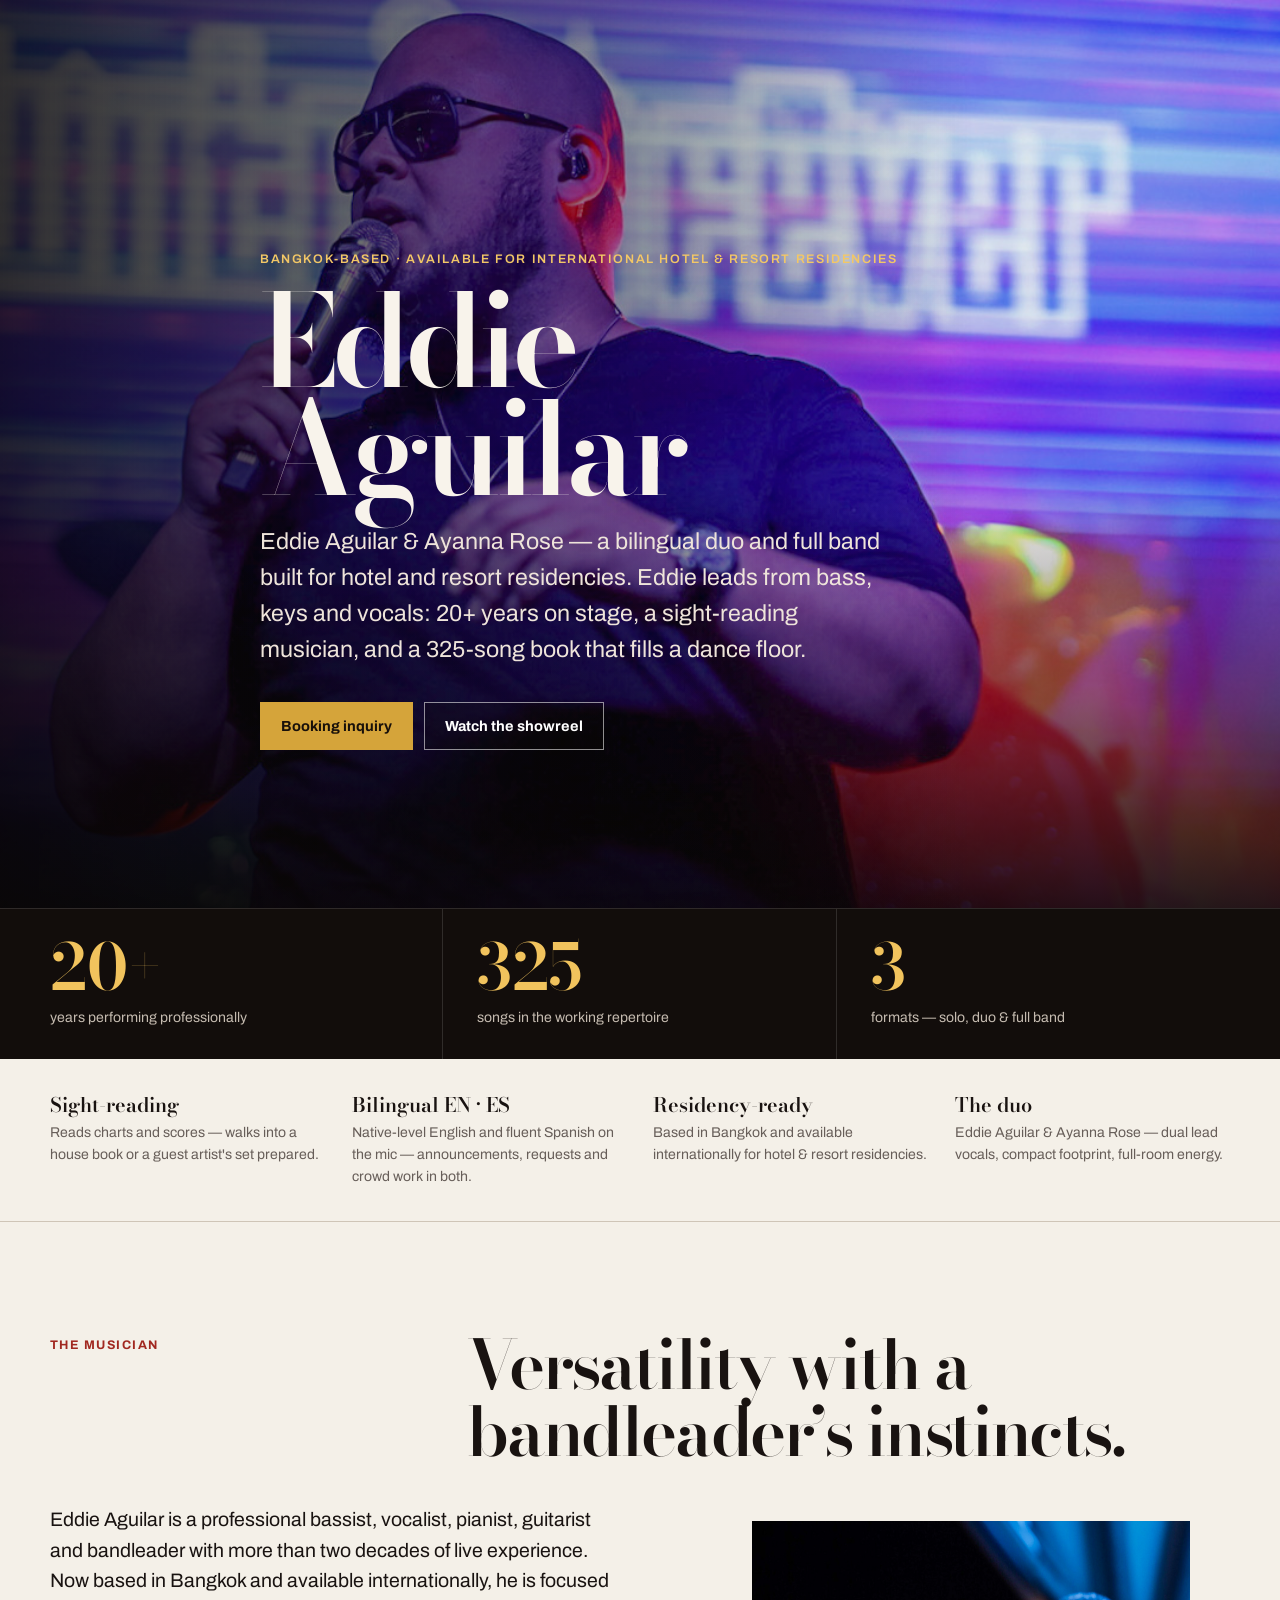
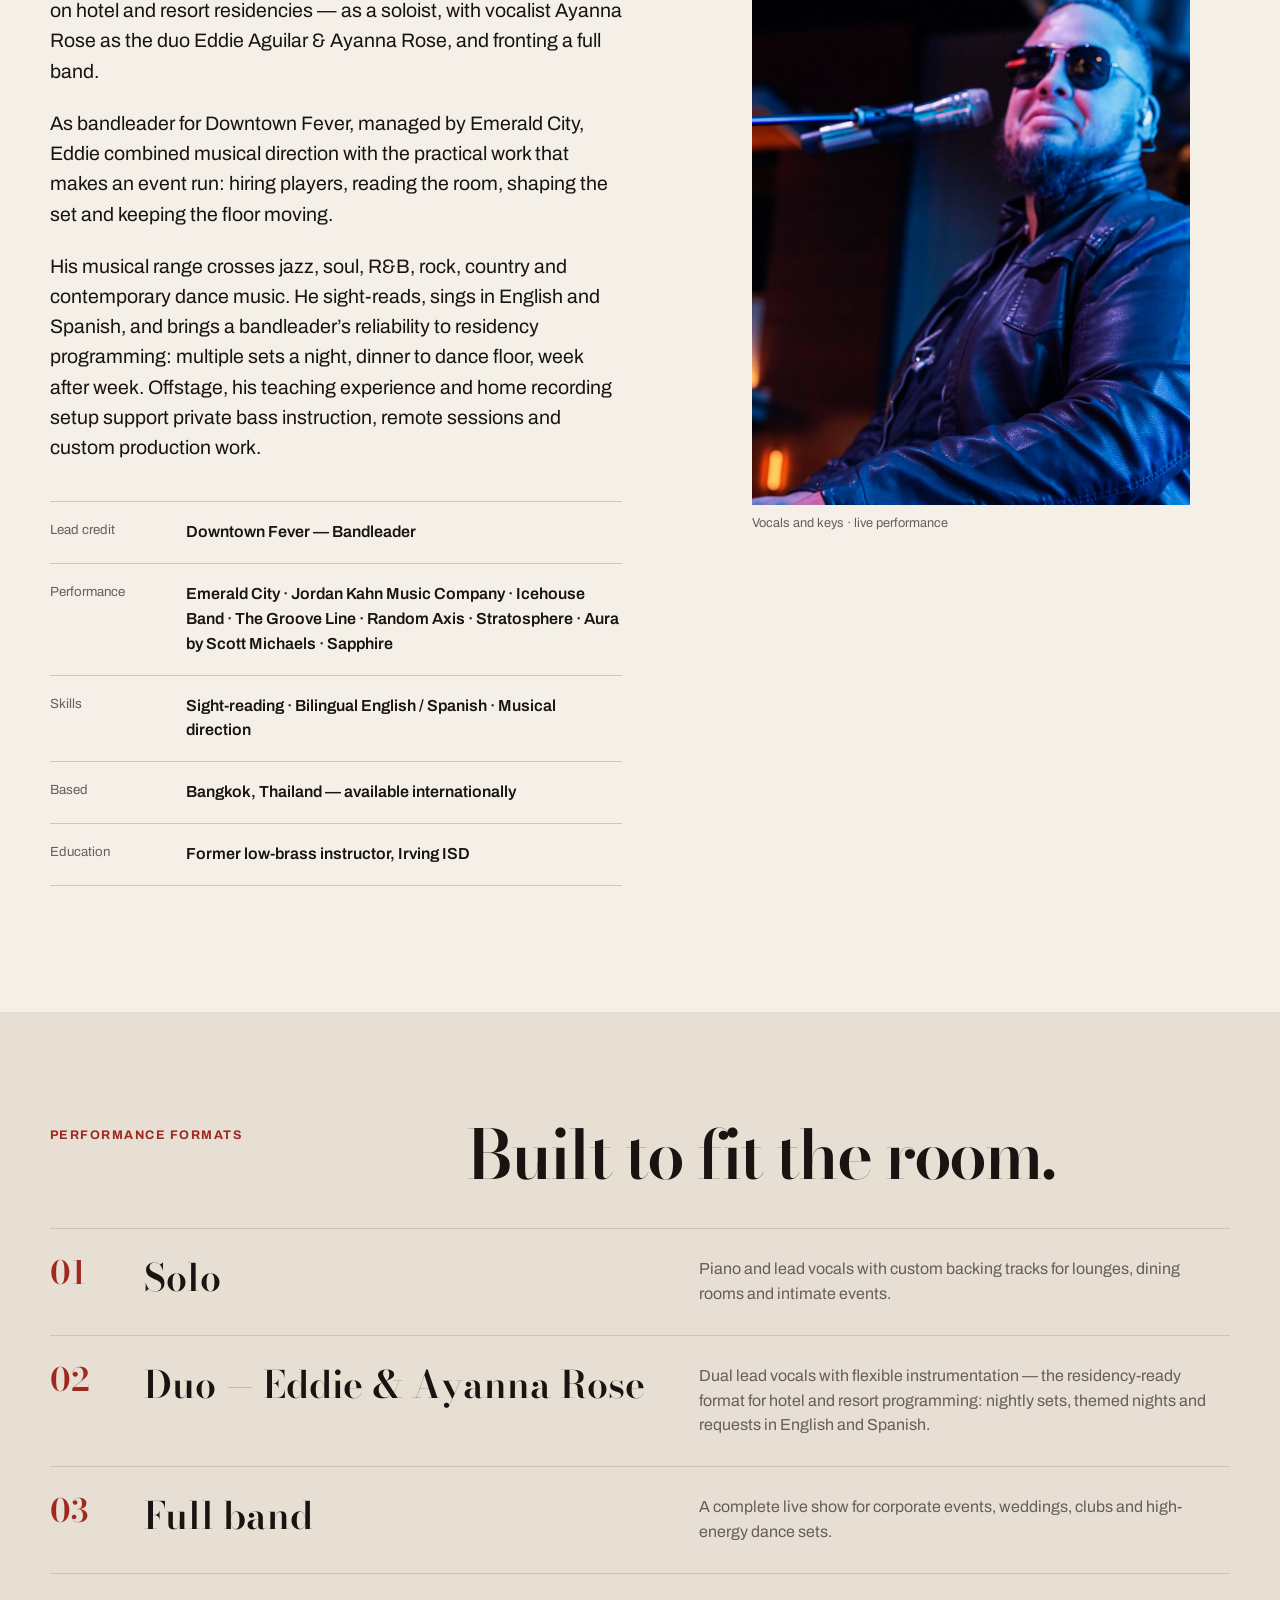
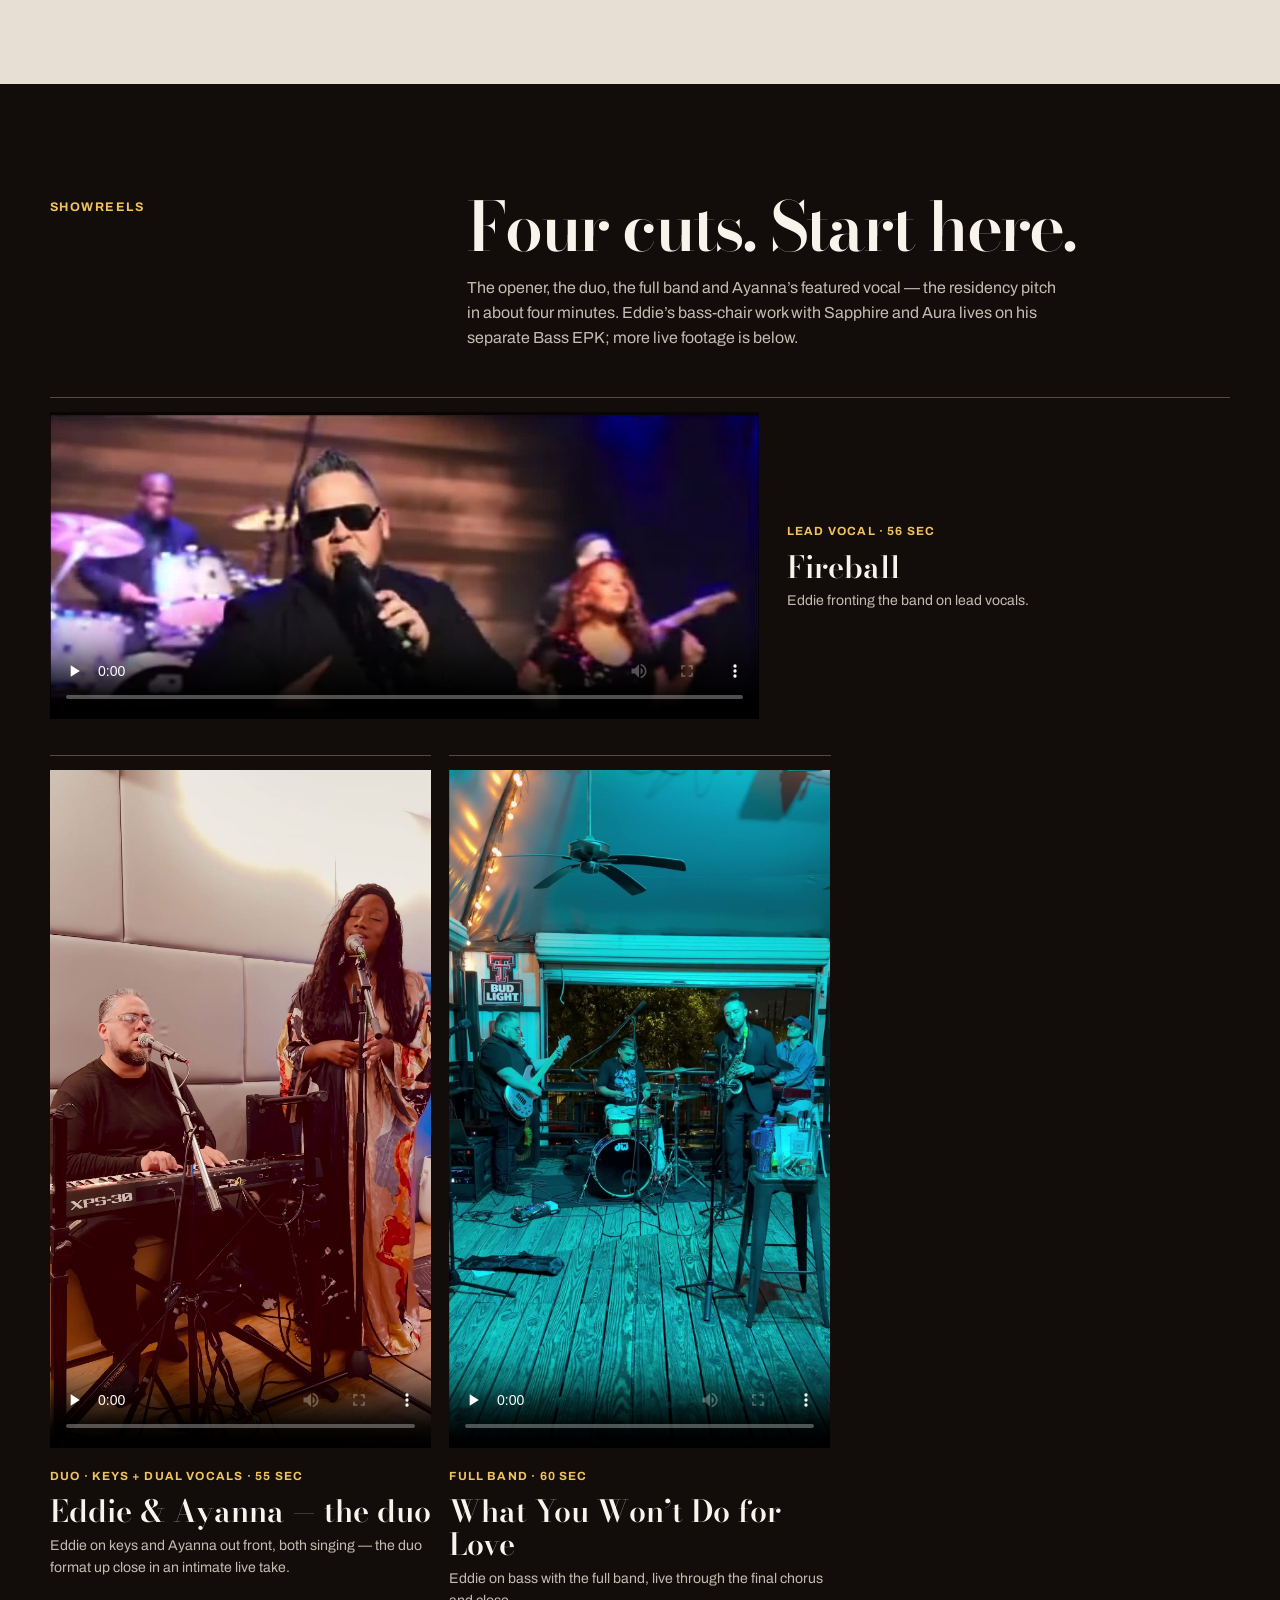
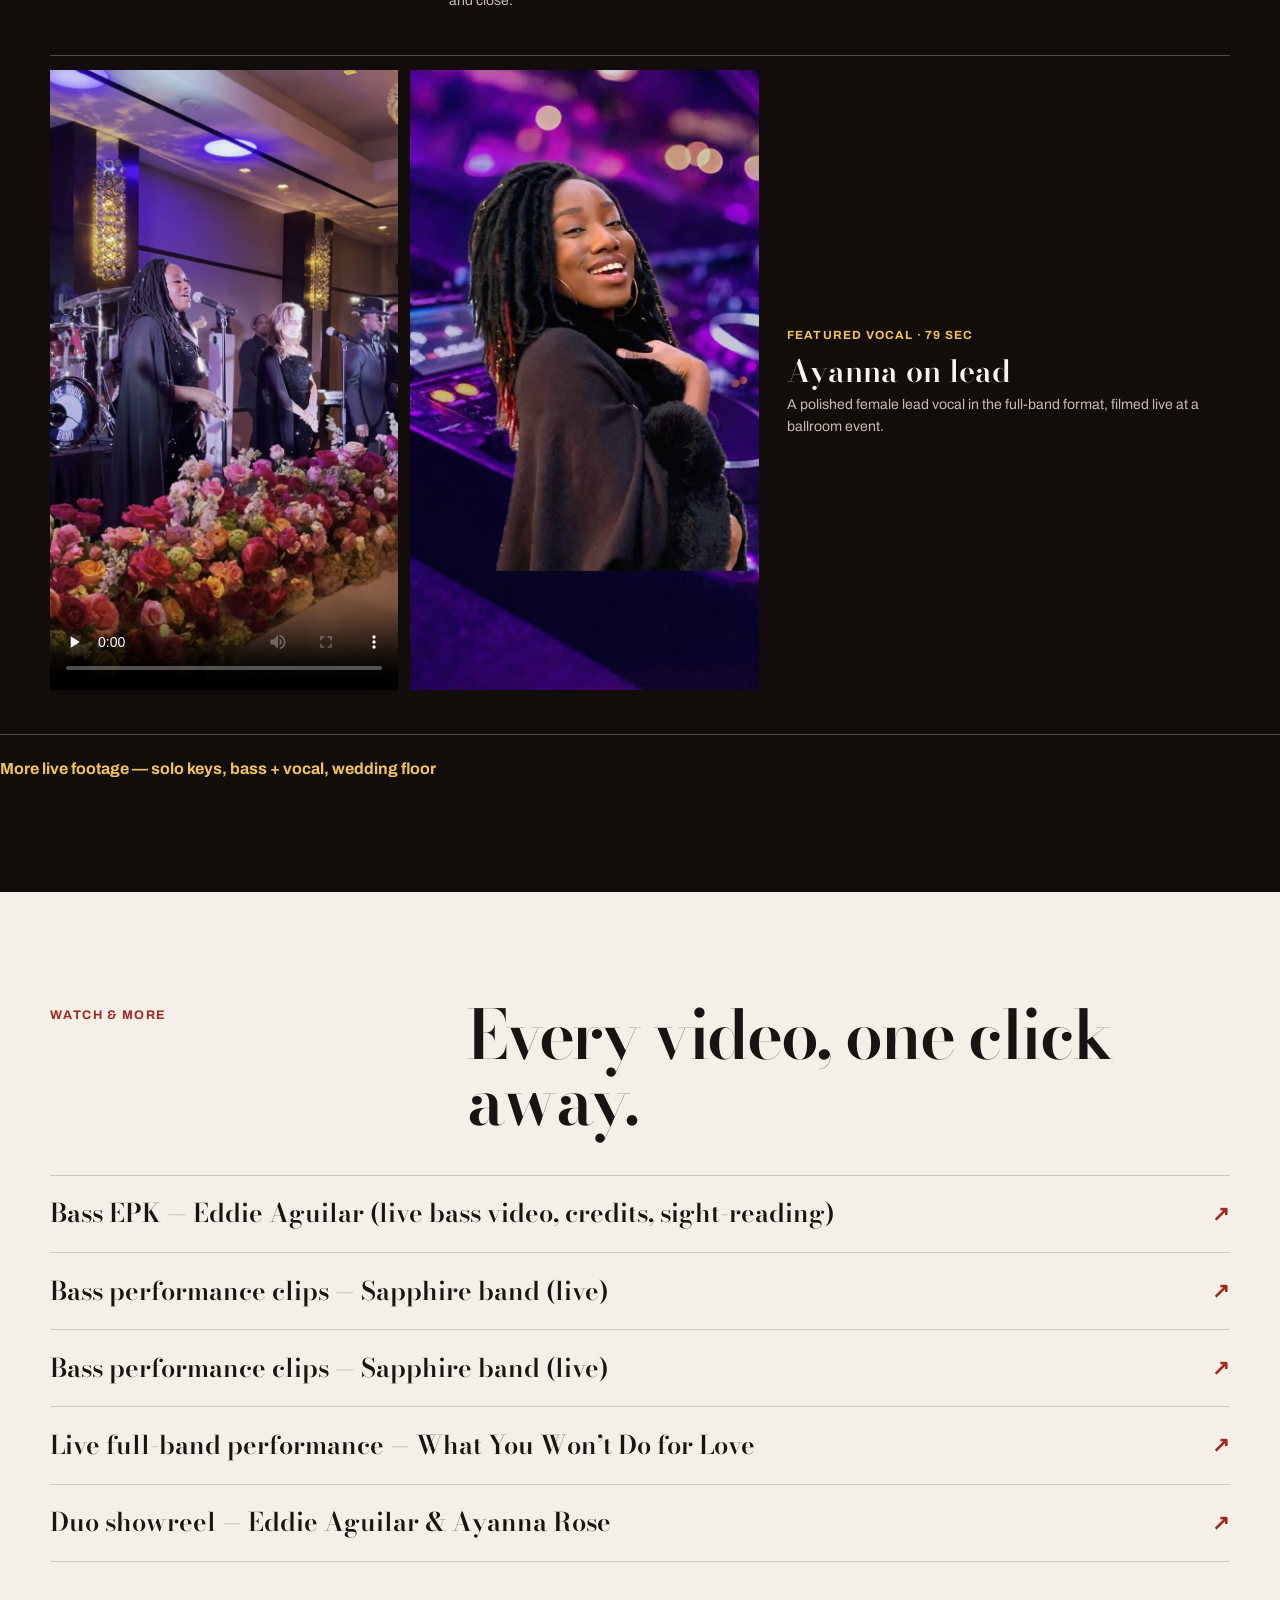
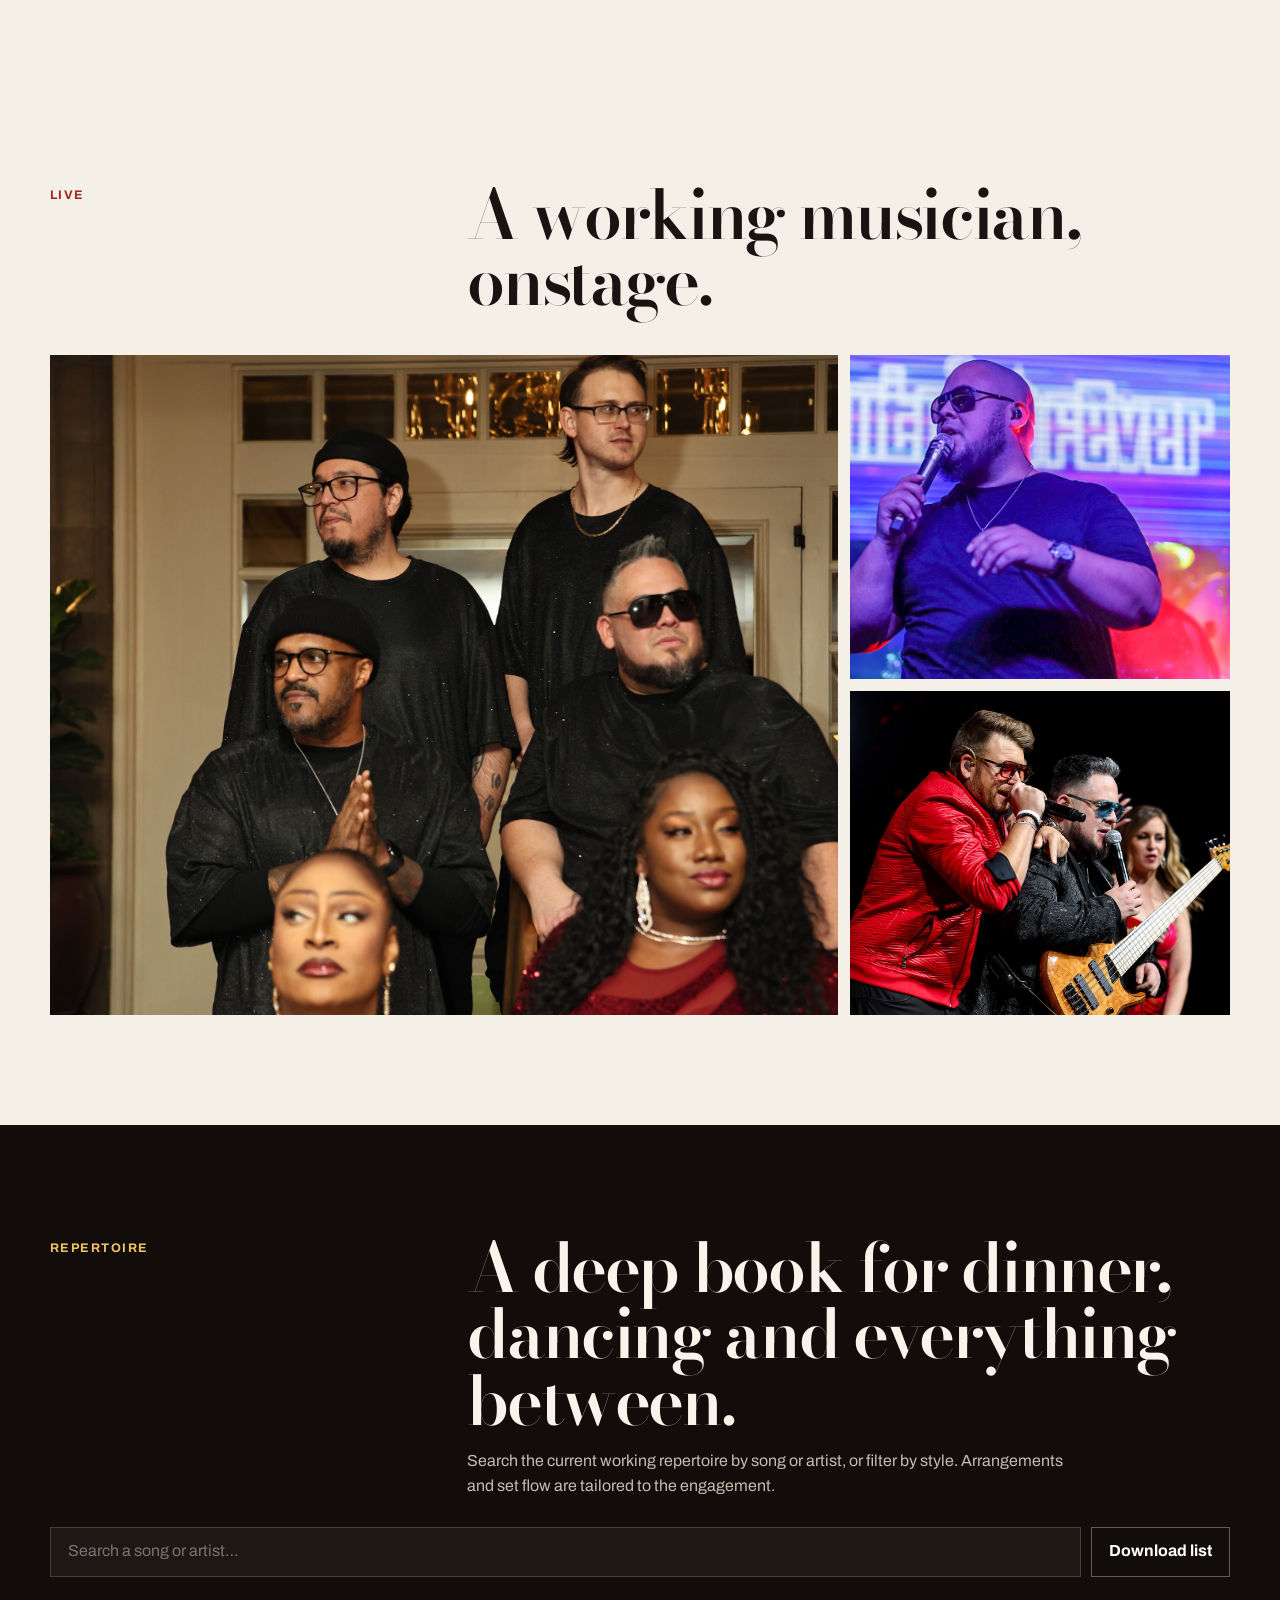
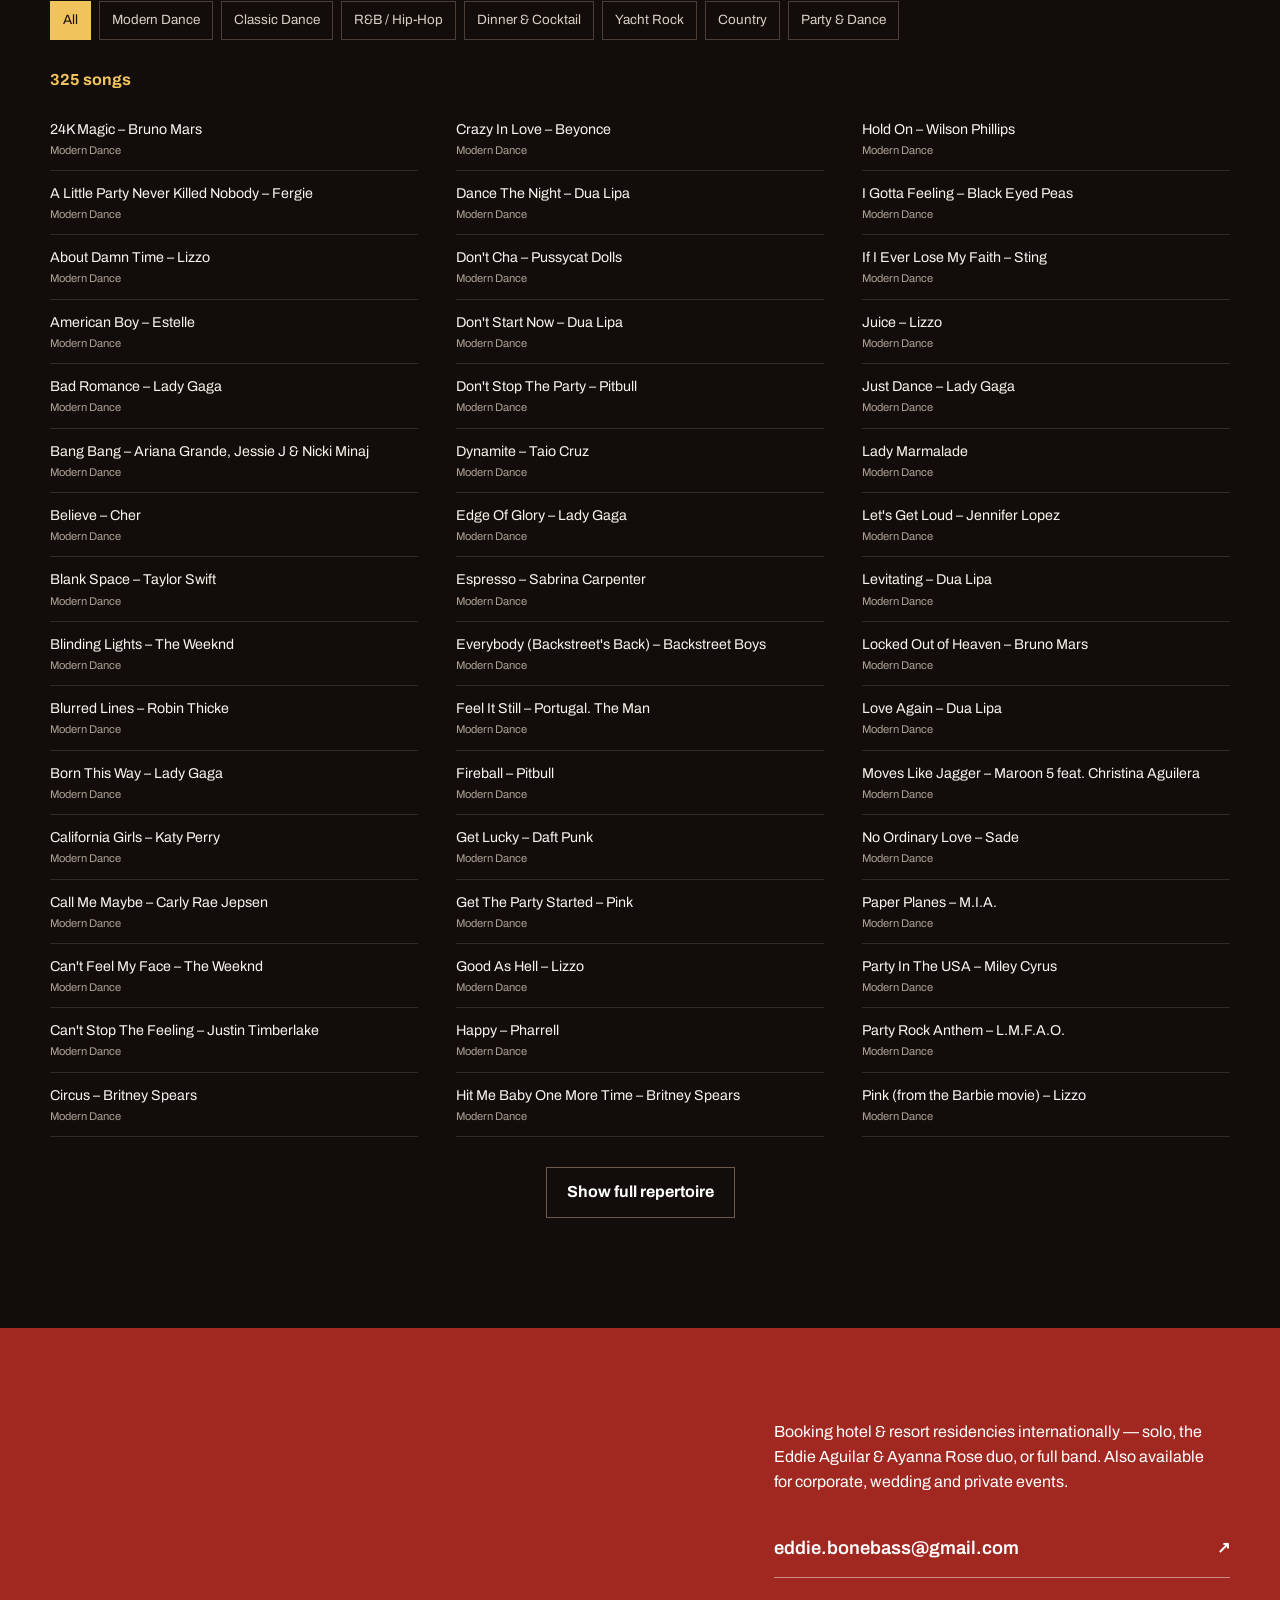
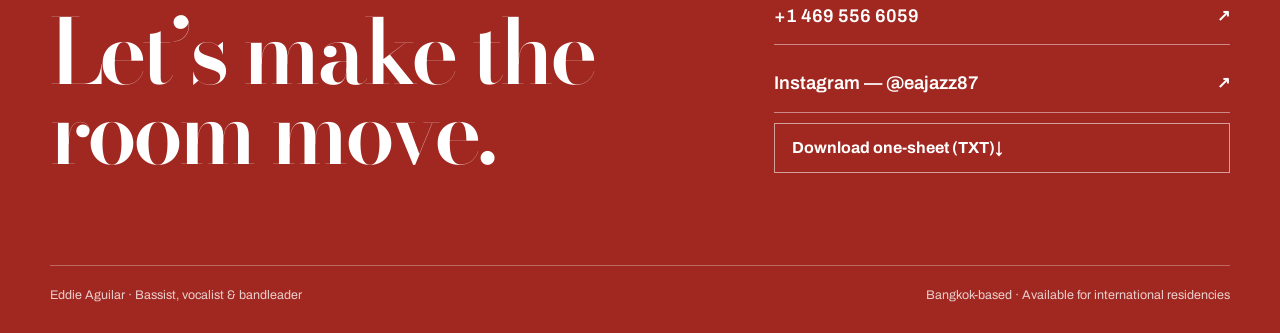
<file: index.html>
<!doctype html>
<html lang="en">
<head>
  <meta charset="utf-8">
  <meta name="viewport" content="width=device-width, initial-scale=1, viewport-fit=cover">
  <meta name="color-scheme" content="light dark">
  <meta name="theme-color" content="#120d0b">
  <link rel="icon" href="data:,">
  <title>Eddie Aguilar — Bassist, Vocalist & Bandleader</title>
  <link rel="preconnect" href="https://fonts.googleapis.com">
  <link rel="preconnect" href="https://fonts.gstatic.com" crossorigin>
  <link href="https://fonts.googleapis.com/css2?family=Archivo:wght@400;500;600;700&family=Bodoni+Moda:opsz,wght@6..96,500;6..96,600&display=swap" rel="stylesheet">
  <style>
    :root{
      color-scheme:light dark;
      --paper:#f4f0e8;--ink:#191311;--muted:#675e59;--line:#cfc5b7;--panel:#e7dfd3;
      --accent:#a12820;--accent-2:#d5a43a;--dark:#120d0b;--on-dark:#f8f3eb;--dim:#c5bbb0;
      --serif:"Bodoni Moda",Georgia,serif;--sans:"Archivo",sans-serif;
    }
    @media(prefers-color-scheme:dark){:root{--paper:#15110f;--ink:#f6efe5;--muted:#c6bbb0;--line:#3b302b;--panel:#201916;--accent:#e04b3f;--accent-2:#e2b758}}
    *{box-sizing:border-box}html{scroll-behavior:auto}body{margin:0;background:var(--paper);color:var(--ink);font-family:var(--sans);font-size:16px;line-height:1.55}button,input,a{font:inherit}a{color:inherit}img{display:block;width:100%}.wrap{width:min(1180px,calc(100% - 40px));margin:auto}
    .hero{min-height:86svh;position:relative;display:flex;align-items:flex-end;background:#100c0a;overflow:hidden;color:var(--on-dark)}.hero-img{position:absolute;inset:0;width:100%;height:100%;object-fit:cover;object-position:center 30%;opacity:.94;filter:saturate(.95) contrast(1.03)}.hero::after{content:"";position:absolute;inset:0;background:linear-gradient(90deg,rgba(9,6,5,.82) 0%,rgba(9,6,5,.38) 46%,rgba(9,6,5,0) 76%),linear-gradient(0deg,rgba(9,6,5,.88),transparent 46%)}.hero-content{position:relative;z-index:1;padding:clamp(72px,12vw,140px) 0 48px;max-width:760px}.role{font-weight:600;letter-spacing:.13em;text-transform:uppercase;color:#f2c766;font-size:.78rem}.hero h1{font:600 clamp(3.7rem,10vw,8.5rem)/.84 var(--serif);letter-spacing:-.045em;margin:18px 0 22px;max-width:760px}.hero-deck{font-size:clamp(1.1rem,2.1vw,1.45rem);max-width:620px;color:#eee4da;margin:0 0 34px}.actions{display:flex;gap:11px;flex-wrap:wrap}.btn{display:inline-flex;align-items:center;justify-content:center;gap:9px;min-height:48px;padding:0 20px;border:1px solid transparent;text-decoration:none;font-weight:700;font-size:.91rem;cursor:pointer}.btn-primary{background:var(--accent-2);color:#18100a}.btn-ghost{border-color:rgba(255,255,255,.55);color:#fff;background:rgba(12,8,6,.25)}
    .stats{background:var(--dark);color:var(--on-dark);border-top:1px solid rgba(255,255,255,.12)}.stats-grid{display:grid;grid-template-columns:repeat(3,1fr)}.stat{padding:26px 0 30px;border-right:1px solid rgba(255,255,255,.13)}.stat:not(:first-child){padding-left:34px}.stat:last-child{border-right:0}.stat strong{font:600 clamp(2.1rem,5vw,4rem)/1 var(--serif);color:#f1c35d}.stat span{display:block;color:var(--dim);margin-top:8px;font-size:.88rem}
    section{padding:clamp(64px,9vw,110px) 0}.section-head{display:grid;grid-template-columns:1fr 2fr;gap:36px;margin-bottom:40px;align-items:start}.kicker{margin:4px 0 0;font-weight:700;color:var(--accent);font-size:.78rem;letter-spacing:.12em;text-transform:uppercase}.section-head h2{font:600 clamp(2.35rem,5.3vw,4.8rem)/.98 var(--serif);letter-spacing:-.035em;margin:0;max-width:820px}.bio-grid{display:grid;grid-template-columns:1.05fr .95fr;gap:clamp(36px,7vw,90px);align-items:start}.bio-copy p{font-size:clamp(1.05rem,1.7vw,1.22rem);margin:0 0 22px}.credits{margin-top:38px;border-top:1px solid var(--line)}.credit-row{display:grid;grid-template-columns:118px 1fr;padding:18px 0;border-bottom:1px solid var(--line);gap:18px}.credit-row dt{color:var(--muted);font-size:.83rem}.credit-row dd{margin:0;font-weight:600}.portrait{position:relative}.portrait img{aspect-ratio:3/4;object-fit:cover;object-position:center 20%}.portrait figcaption{font-size:.8rem;color:var(--muted);margin-top:9px}
    .formats{background:var(--panel)}.format-list{border-top:1px solid var(--line)}.format{display:grid;grid-template-columns:70px 1fr 1fr;gap:24px;padding:28px 0;border-bottom:1px solid var(--line);align-items:start}.format-num{font:600 2rem/1 var(--serif);color:var(--accent)}.format h3{font:600 clamp(1.5rem,3vw,2.35rem)/1.1 var(--serif);margin:0}.format p{margin:0;color:var(--muted);max-width:520px}
    .showreel{background:var(--dark);color:var(--on-dark)}.showreel .section-head{margin-bottom:46px}.showreel .kicker{color:#f1c35d}.showreel .section-head h2{max-width:700px}.showreel-intro{color:var(--dim);max-width:590px;margin:16px 0 0}.reel-grid{display:grid;grid-template-columns:repeat(3,1fr);gap:36px 18px}.reel{margin:0;border-top:1px solid #59483f;padding-top:14px}.reel video,.reel iframe{display:block;width:100%;aspect-ratio:9/16;object-fit:cover;background:#080504;border:0}.reel iframe{aspect-ratio:16/9}.reel-event iframe{aspect-ratio:16/9}.reel figcaption{padding-top:15px}.reel h3{font:600 clamp(1.35rem,2.4vw,1.9rem)/1.08 var(--serif);margin:0 0 7px}.reel p{color:var(--dim);font-size:.88rem;margin:0}.reel-event,.reel-opener,.reel-feature{grid-column:1/-1;display:grid;grid-template-columns:1.6fr 1fr;gap:28px;align-items:center;margin-top:8px}.reel-event video{aspect-ratio:16/9}.reel-opener video{aspect-ratio:960/416;object-fit:contain}.reel-feature{grid-template-columns:minmax(400px,1.6fr) 1fr}.feature-media{display:grid;grid-template-columns:repeat(2,minmax(0,1fr));gap:12px}.reel-feature video,.reel-feature img{aspect-ratio:9/16;object-fit:cover;height:100%}.reel-feature img{object-position:center}.reel-event figcaption,.reel-opener figcaption,.reel-feature figcaption{padding:0}.reel-opener{margin-top:0}.reel-meta{display:inline-block;color:#f1c35d;font-size:.74rem;font-weight:700;letter-spacing:.1em;text-transform:uppercase;margin-bottom:10px}
    .gallery-grid{display:grid;grid-template-columns:1.35fr .65fr;grid-template-rows:repeat(2,324px);gap:12px}.gallery-grid figure{margin:0;overflow:hidden;background:#18100d}.gallery-grid figure:first-child{grid-row:1 / 3}.gallery-grid img{height:100%;object-fit:cover;transition:transform .5s ease}.gallery-grid figure:first-child img{object-position:center 25%}.gallery-grid figure:nth-child(2) img{object-position:center 40%}.gallery-grid figure:nth-child(3) img{object-position:center 25%}.gallery-grid figure:hover img{transform:scale(1.018)}
    .repertoire{background:var(--dark);color:var(--on-dark)}.repertoire .section-head{margin-bottom:28px}.repertoire .kicker{color:#f1c35d}.rep-note{color:var(--dim);max-width:600px;margin:15px 0 0}.rep-tools{display:flex;gap:10px;align-items:center;margin:28px 0 24px}.search{flex:1;min-height:50px;border:1px solid #4a3c35;background:#1e1714;color:#fff;padding:0 17px;outline:none}.search:focus{border-color:#e1b451;box-shadow:0 0 0 3px rgba(225,180,81,.15)}.download{border:1px solid #6b594d;background:transparent;color:#fff;padding:0 17px;min-height:50px;font-weight:700;cursor:pointer}.filters{display:flex;flex-wrap:wrap;gap:8px;margin-bottom:28px}.filter{border:1px solid #4b3e36;background:transparent;color:#d8cec4;padding:8px 12px;cursor:pointer;font-size:.84rem}.filter[aria-pressed=true]{background:#f1c35d;border-color:#f1c35d;color:#17100b}.song-count{color:#f1c35d;font-weight:700;margin:0 0 14px}.songs{columns:3;column-gap:38px}.song{break-inside:avoid;padding:11px 0;border-bottom:1px solid rgba(255,255,255,.12);font-size:.89rem}.song .cat{display:block;color:#ac9f94;font-size:.7rem;margin-top:2px}.empty{color:var(--dim);padding:20px 0;display:none}.show-all{display:block;margin:30px auto 0;border:1px solid #6b594d;background:transparent;color:#fff;padding:12px 20px;font-weight:700;cursor:pointer}
    .reel h3 a{text-decoration:none}.reel h3 a:hover{color:#f1c35d;text-decoration:underline;text-underline-offset:4px}
    .watchmore{background:var(--paper)}.watch-list{border-top:1px solid var(--line)}.watch-row{display:flex;justify-content:space-between;align-items:center;gap:20px;padding:22px 0;border-bottom:1px solid var(--line);text-decoration:none}.watch-label{font:600 clamp(1.15rem,2.2vw,1.6rem)/1.2 var(--serif)}.watch-row:hover .watch-label,.watch-row:focus-visible .watch-label{color:var(--accent);text-decoration:underline;text-underline-offset:4px}.watch-arrow{font-size:1.3rem;font-weight:700;color:var(--accent);flex:none}
    .highlights{background:var(--paper);border-bottom:1px solid var(--line);padding:34px 0}.hl-grid{display:grid;grid-template-columns:repeat(4,1fr);gap:26px}.hl strong{display:block;font:600 1.25rem/1.15 var(--serif);margin-bottom:6px}.hl p{margin:0;color:var(--muted);font-size:.88rem}.more-footage{margin-top:44px;border-top:1px solid #59483f;padding-top:22px}.more-footage summary{cursor:pointer;font-weight:700;color:#f1c35d;list-style:none}.more-footage summary::-webkit-details-marker{display:none}.more-grid{display:grid;grid-template-columns:repeat(3,1fr);gap:36px 18px;margin-top:26px}.onesheet{border:1px solid rgba(255,255,255,.55);background:transparent;color:#fff;padding:0 17px;min-height:50px;font-weight:700;cursor:pointer;text-align:left}
    .contact{padding:0;background:var(--accent);color:#fff}.contact-inner{display:grid;grid-template-columns:1.2fr .8fr;gap:40px;padding:clamp(58px,8vw,92px) 0;align-items:end}.contact h2{font:600 clamp(3rem,7vw,6.5rem)/.9 var(--serif);letter-spacing:-.045em;margin:0}.contact-copy p{margin:0 0 26px;max-width:450px}.contact-links{display:grid;gap:10px}.contact-link{display:flex;justify-content:space-between;align-items:center;padding:14px 0;border-bottom:1px solid rgba(255,255,255,.45);text-decoration:none;font-weight:600;overflow-wrap:anywhere}.contact-link span{font-size:1.15rem}.footer{background:var(--accent);color:rgba(255,255,255,.78);font-size:.78rem;padding:0 0 28px}.footer .wrap{border-top:1px solid rgba(255,255,255,.3);padding-top:20px;display:flex;justify-content:space-between;gap:20px}
    @media(max-width:760px){.hl-grid{grid-template-columns:1fr 1fr}.more-grid{grid-template-columns:1fr}.more-grid .reel{width:min(100%,430px);margin-inline:auto}.wrap{width:min(100% - 28px,1180px)}.hero{min-height:80svh}.hero::after{background:linear-gradient(0deg,rgba(8,5,4,.96) 0%,rgba(8,5,4,.58) 62%,rgba(8,5,4,.18) 100%)}.hero-img{object-position:36% 20%}.hero h1{font-size:clamp(3.7rem,19vw,6.2rem)}.stats-grid{grid-template-columns:1fr}.stat,.stat:not(:first-child){padding:18px 0;border-right:0;border-bottom:1px solid rgba(255,255,255,.13);display:flex;align-items:baseline;gap:14px}.stat:last-child{border-bottom:0}.stat strong{font-size:2.4rem}.section-head,.bio-grid,.contact-inner{grid-template-columns:1fr}.section-head{gap:16px}.portrait{order:-1}.format{grid-template-columns:48px 1fr;gap:14px}.format p{grid-column:2}.reel-grid{grid-template-columns:1fr;gap:32px}.reel,.reel-event,.reel-opener,.reel-feature{width:min(100%,430px);margin-inline:auto}.reel-event,.reel-opener,.reel-feature{grid-column:auto;display:block;margin-top:0}.reel-event video{aspect-ratio:16/9}.reel-opener video{aspect-ratio:960/416;object-fit:contain}.feature-media{grid-template-columns:repeat(2,minmax(0,1fr));gap:8px}.reel-feature video,.reel-feature img{aspect-ratio:9/16}.reel-event figcaption,.reel-opener figcaption,.reel-feature figcaption{padding-top:15px}.gallery-grid{grid-template-columns:1fr;grid-template-rows:410px 360px 440px}.gallery-grid figure:first-child{grid-row:auto}.rep-tools{align-items:stretch;flex-direction:column}.songs{columns:1}.contact-inner{align-items:start}.footer .wrap{display:block}.footer span{display:block;margin-top:5px}}
    @media(prefers-reduced-motion:reduce){html{scroll-behavior:auto}.gallery-grid img{transition:none}}
  a.download{display:inline-flex;align-items:center;text-decoration:none}a.onesheet{display:flex;align-items:center;text-decoration:none}
  </style>
</head>
<body>
<main id="main">
  <section class="hero" aria-labelledby="hero-title">
    <img class="hero-img" src="eddie-vocalist-stage.jpg" alt="Eddie Aguilar singing lead onstage, in close-up">
    <div class="wrap hero-content">
      <div class="role">Bangkok-based · Available for international hotel &amp; resort residencies</div>
      <h1 id="hero-title">Eddie<br>Aguilar</h1>
      <p class="hero-deck">Eddie Aguilar &amp; Ayanna Rose — a bilingual duo and full band built for hotel and resort residencies. Eddie leads from bass, keys and vocals: 20+ years on stage, a sight-reading musician, and a 325-song book that fills a dance floor.</p>
      <div class="actions"><a class="btn btn-primary" id="booking-button" href="#contact">Booking inquiry</a><a class="btn btn-ghost" id="repertoire-button" href="#showreel">Watch the showreel</a></div>
    </div>
  </section>
  <div class="stats"><div class="wrap stats-grid"><div class="stat"><strong>20+</strong><span>years performing professionally</span></div><div class="stat"><strong>325</strong><span>songs in the working repertoire</span></div><div class="stat"><strong>3</strong><span>formats — solo, duo &amp; full band</span></div></div></div>

  <div class="highlights"><div class="wrap hl-grid">
    <div class="hl"><strong>Sight-reading</strong><p>Reads charts and scores — walks into a house book or a guest artist's set prepared.</p></div>
    <div class="hl"><strong>Bilingual EN · ES</strong><p>Native-level English and fluent Spanish on the mic — announcements, requests and crowd work in both.</p></div>
    <div class="hl"><strong>Residency-ready</strong><p>Based in Bangkok and available internationally for hotel &amp; resort residencies.</p></div>
    <div class="hl"><strong>The duo</strong><p>Eddie Aguilar &amp; Ayanna Rose — dual lead vocals, compact footprint, full-room energy.</p></div>
  </div></div>

  <section id="about"><div class="wrap">
    <div class="section-head"><p class="kicker">The musician</p><h2>Versatility with a bandleader’s instincts.</h2></div>
    <div class="bio-grid"><div class="bio-copy">
      <p>Eddie Aguilar is a professional bassist, vocalist, pianist, guitarist and bandleader with more than two decades of live experience. Now based in Bangkok and available internationally, he is focused on hotel and resort residencies — as a soloist, with vocalist Ayanna Rose as the duo Eddie Aguilar &amp; Ayanna Rose, and fronting a full band.</p>
      <p>As bandleader for Downtown Fever, managed by Emerald City, Eddie combined musical direction with the practical work that makes an event run: hiring players, reading the room, shaping the set and keeping the floor moving.</p>
      <p>His musical range crosses jazz, soul, R&amp;B, rock, country and contemporary dance music. He sight-reads, sings in English and Spanish, and brings a bandleader’s reliability to residency programming: multiple sets a night, dinner to dance floor, week after week. Offstage, his teaching experience and home recording setup support private bass instruction, remote sessions and custom production work.</p>
      <dl class="credits"><div class="credit-row"><dt>Lead credit</dt><dd>Downtown Fever — Bandleader</dd></div><div class="credit-row"><dt>Performance</dt><dd>Emerald City · Jordan Kahn Music Company · Icehouse Band · The Groove Line · Random Axis · Stratosphere · Aura by Scott Michaels · Sapphire</dd></div><div class="credit-row"><dt>Skills</dt><dd>Sight-reading · Bilingual English / Spanish · Musical direction</dd></div><div class="credit-row"><dt>Based</dt><dd>Bangkok, Thailand — available internationally</dd></div><div class="credit-row"><dt>Education</dt><dd>Former low-brass instructor, Irving ISD</dd></div></dl>
    </div><figure class="portrait"><img src="eddie-keys-stage.jpg" alt="Eddie Aguilar performing at the keyboard under blue stage lights"><figcaption>Vocals and keys · live performance</figcaption></figure></div>
  </div></section>

  <section class="formats"><div class="wrap"><div class="section-head"><p class="kicker">Performance formats</p><h2>Built to fit the room.</h2></div>
    <div class="format-list"><article class="format"><span class="format-num">01</span><h3>Solo</h3><p>Piano and lead vocals with custom backing tracks for lounges, dining rooms and intimate events.</p></article><article class="format"><span class="format-num">02</span><h3>Duo — Eddie &amp; Ayanna Rose</h3><p>Dual lead vocals with flexible instrumentation — the residency-ready format for hotel and resort programming: nightly sets, themed nights and requests in English and Spanish.</p></article><article class="format"><span class="format-num">03</span><h3>Full band</h3><p>A complete live show for corporate events, weddings, clubs and high-energy dance sets.</p></article></div>
  </div></section>

  <section class="showreel" id="showreel" aria-labelledby="showreel-heading"><div class="wrap">
    <div class="section-head"><p class="kicker">Showreels</p><div><h2 id="showreel-heading">Four cuts. Start here.</h2><p class="showreel-intro">The opener, the duo, the full band and Ayanna’s featured vocal — the residency pitch in about four minutes. Eddie’s bass-chair work with Sapphire and Aura lives on his separate Bass EPK; more live footage is below.</p></div></div>
    <div class="reel-grid">
      <figure class="reel reel-opener"><video controls playsinline preload="none" poster="fireball-poster.jpg" aria-label="Eddie Aguilar fronting the band and singing Fireball"><source src="fireball-opener.mp4" type="video/mp4">Your browser does not support embedded video.</video><figcaption><span class="reel-meta">Lead vocal · 56 sec</span><h3>Fireball</h3><p>Eddie fronting the band on lead vocals.</p></figcaption></figure>
      <figure class="reel"><video controls playsinline preload="none" poster="duo-reel-poster.jpg" aria-label="Eddie Aguilar on keys and Ayanna on lead vocals performing together as a duo"><source src="duo-reel.mp4" type="video/mp4">Your browser does not support embedded video.</video><figcaption><span class="reel-meta">Duo · Keys + dual vocals · 55 sec</span><h3><a href="https://youtube.com/shorts/eUWswwtrcR8" target="_blank" rel="noopener">Eddie &amp; Ayanna — the duo</a></h3><p>Eddie on keys and Ayanna out front, both singing — the duo format up close in an intimate live take.</p></figcaption></figure>
      <figure class="reel"><video controls playsinline preload="none" poster="eddie-showreel-60-band-poster.jpg" aria-label="Eddie Aguilar performing What You Won’t Do for Love with his full band"><source src="eddie-showreel-60-band.mp4" type="video/mp4">Your browser does not support embedded video.</video><figcaption><span class="reel-meta">Full band · 60 sec</span><h3><a href="https://youtu.be/-RrZEZyKXGs" target="_blank" rel="noopener">What You Won’t Do for Love</a></h3><p>Eddie on bass with the full band, live through the final chorus and close.</p></figcaption></figure>
      <figure class="reel reel-feature"><div class="feature-media"><video controls playsinline preload="none" poster="ayanna-feature-poster.jpg" aria-label="Ayanna performing lead vocals with the live band"><source src="ayanna-feature.mp4" type="video/mp4">Your browser does not support embedded video.</video><img src="ayanna-headshot.jpg" alt="Ayanna smiling in a professional performance portrait"></div><figcaption><span class="reel-meta">Featured vocal · 79 sec</span><h3>Ayanna on lead</h3><p>A polished female lead vocal in the full-band format, filmed live at a ballroom event.</p></figcaption></figure>
    </div>
  </div>
    <details class="more-footage"><summary>More live footage — solo keys, bass + vocal, wedding floor</summary><div class="more-grid">
      <figure class="reel"><video controls playsinline preload="none" poster="eddie-showreel-60-bass-vocal-poster.jpg" aria-label="Eddie Aguilar singing lead while playing bass with his band"><source src="eddie-showreel-60-bass-vocal.mp4" type="video/mp4">Your browser does not support embedded video.</video><figcaption><span class="reel-meta">Bass + lead vocal · 60 sec</span><h3>Fronting the band</h3><p>A vocal-forward cut with Eddie leading from the bass chair.</p></figcaption></figure>
      <figure class="reel"><video controls playsinline preload="none" poster="eddie-showreel-60-keys-poster.jpg" aria-label="Eddie Aguilar singing and performing at the keyboard"><source src="eddie-showreel-60-keys.mp4" type="video/mp4">Your browser does not support embedded video.</video><figcaption><span class="reel-meta">Keys + vocal · 60 sec</span><h3>Solo format</h3><p>Piano and voice in the compact setup built for lounges and intimate rooms.</p></figcaption></figure>
      <figure class="reel"><video controls playsinline preload="none" poster="eddie-wedding-dancefloor-poster.jpg" aria-label="A packed wedding dance floor during Eddie Aguilar’s live performance"><source src="eddie-wedding-dancefloor.mp4" type="video/mp4">Your browser does not support embedded video.</video><figcaption><span class="reel-meta">Wedding floor · 24 sec</span><h3>The room in motion</h3><p>A quick, unfiltered look at the event energy: a packed dance floor and guests fully in the moment.</p></figcaption></figure>
    </div></details>
</section>

  <section class="watchmore" id="watch-more" aria-labelledby="watchmore-heading"><div class="wrap">
    <div class="section-head"><p class="kicker">Watch &amp; More</p><h2 id="watchmore-heading">Every video, one click away.</h2></div>
    <div class="watch-list">
      <a class="watch-row" href="bass.html"><span class="watch-label">Bass EPK — Eddie Aguilar (live bass video, credits, sight-reading)</span><span class="watch-arrow" aria-hidden="true">↗</span></a>
      <a class="watch-row" href="https://vimeo.com/1022963806" target="_blank" rel="noopener"><span class="watch-label">Bass performance clips — Sapphire band (live)</span><span class="watch-arrow" aria-hidden="true">↗</span></a>
      <a class="watch-row" href="https://vimeo.com/1022963704" target="_blank" rel="noopener"><span class="watch-label">Bass performance clips — Sapphire band (live)</span><span class="watch-arrow" aria-hidden="true">↗</span></a>
      <a class="watch-row" href="https://youtu.be/-RrZEZyKXGs" target="_blank" rel="noopener"><span class="watch-label">Live full-band performance — What You Won’t Do for Love</span><span class="watch-arrow" aria-hidden="true">↗</span></a>
      <a class="watch-row" href="https://youtube.com/shorts/eUWswwtrcR8" target="_blank" rel="noopener"><span class="watch-label">Duo showreel — Eddie Aguilar &amp; Ayanna Rose</span><span class="watch-arrow" aria-hidden="true">↗</span></a>
    </div>
  </div></section>

  <section aria-labelledby="gallery-heading"><div class="wrap"><div class="section-head"><p class="kicker">Live</p><h2 id="gallery-heading">A working musician, onstage.</h2></div><div class="gallery-grid"><figure><img src="eddie-full-band.jpg" alt="Eddie Aguilar with a six-piece band in formal stagewear"></figure><figure><img src="eddie-vocalist-stage.jpg" alt="Eddie Aguilar singing with a handheld microphone onstage"></figure><figure><img src="eddie-bass-vocals-stage.jpg" alt="Eddie Aguilar playing bass and singing alongside bandmates onstage"></figure></div></div></section>

  <section class="repertoire" id="repertoire" aria-labelledby="repertoire-heading"><div class="wrap"><div class="section-head"><p class="kicker">Repertoire</p><div><h2 id="repertoire-heading" tabindex="-1">A deep book for dinner, dancing and everything between.</h2><p class="rep-note">Search the current working repertoire by song or artist, or filter by style. Arrangements and set flow are tailored to the engagement.</p></div></div>
    <div class="rep-tools"><label for="song-search" style="position:absolute;left:-9999px">Search songs or artists</label><input class="search" id="song-search" type="search" placeholder="Search a song or artist…" autocomplete="off"><a class="download" id="download-rep" href="eddie-aguilar-repertoire.txt" download>Download list</a></div>
    <div class="filters" id="filters" aria-label="Filter repertoire"></div><p class="song-count" id="song-count"></p><div class="songs" id="songs"></div><div class="empty" id="empty">No matches yet. Try another title or artist.</div><button class="show-all" id="show-all" type="button">Show full repertoire</button>
  </div></section>

  <section class="contact" id="contact" aria-labelledby="contact-heading"><div class="wrap contact-inner"><h2 id="contact-heading" tabindex="-1">Let’s make the room move.</h2><div class="contact-copy"><p>Booking hotel &amp; resort residencies internationally — solo, the Eddie Aguilar &amp; Ayanna Rose duo, or full band. Also available for corporate, wedding and private events.</p><div class="contact-links"><a class="contact-link" href="mailto:eddie.bonebass@gmail.com?subject=Booking%20inquiry%20for%20Eddie%20Aguilar"><span>eddie.bonebass@gmail.com</span><b>↗</b></a><a class="contact-link" href="tel:+14695566059"><span>+1 469 556 6059</span><b>↗</b></a><a class="contact-link" href="https://www.instagram.com/eajazz87/" target="_blank" rel="noopener"><span>Instagram — @eajazz87</span><b>↗</b></a><a class="onesheet" id="download-onesheet" href="eddie-aguilar-one-sheet.txt" download><span>Download one-sheet (TXT)</span><b>↓</b></a></div></div></div></section>
</main>
<footer class="footer"><div class="wrap">Eddie Aguilar · Bassist, vocalist &amp; bandleader <span>Bangkok-based · Available for international residencies</span></div></footer>
<script>
  const repertoire = [{"category": "Modern Dance", "song": "24K Magic – Bruno Mars"}, {"category": "Modern Dance", "song": "A Little Party Never Killed Nobody – Fergie"}, {"category": "Modern Dance", "song": "About Damn Time – Lizzo"}, {"category": "Modern Dance", "song": "American Boy – Estelle"}, {"category": "Modern Dance", "song": "Bad Romance – Lady Gaga"}, {"category": "Modern Dance", "song": "Bang Bang – Ariana Grande, Jessie J & Nicki Minaj"}, {"category": "Modern Dance", "song": "Believe – Cher"}, {"category": "Modern Dance", "song": "Blank Space – Taylor Swift"}, {"category": "Modern Dance", "song": "Blinding Lights – The Weeknd"}, {"category": "Modern Dance", "song": "Blurred Lines – Robin Thicke"}, {"category": "Modern Dance", "song": "Born This Way – Lady Gaga"}, {"category": "Modern Dance", "song": "California Girls – Katy Perry"}, {"category": "Modern Dance", "song": "Call Me Maybe – Carly Rae Jepsen"}, {"category": "Modern Dance", "song": "Can't Feel My Face – The Weeknd"}, {"category": "Modern Dance", "song": "Can't Stop The Feeling – Justin Timberlake"}, {"category": "Modern Dance", "song": "Circus – Britney Spears"}, {"category": "Modern Dance", "song": "Crazy In Love – Beyonce"}, {"category": "Modern Dance", "song": "Dance The Night – Dua Lipa"}, {"category": "Modern Dance", "song": "Don't Cha – Pussycat Dolls"}, {"category": "Modern Dance", "song": "Don't Start Now – Dua Lipa"}, {"category": "Modern Dance", "song": "Don't Stop The Party – Pitbull"}, {"category": "Modern Dance", "song": "Dynamite – Taio Cruz"}, {"category": "Modern Dance", "song": "Edge Of Glory – Lady Gaga"}, {"category": "Modern Dance", "song": "Espresso – Sabrina Carpenter"}, {"category": "Modern Dance", "song": "Everybody (Backstreet's Back) – Backstreet Boys"}, {"category": "Modern Dance", "song": "Feel It Still – Portugal. The Man"}, {"category": "Modern Dance", "song": "Fireball – Pitbull"}, {"category": "Modern Dance", "song": "Get Lucky – Daft Punk"}, {"category": "Modern Dance", "song": "Get The Party Started – Pink"}, {"category": "Modern Dance", "song": "Good As Hell – Lizzo"}, {"category": "Modern Dance", "song": "Happy – Pharrell"}, {"category": "Modern Dance", "song": "Hit Me Baby One More Time – Britney Spears"}, {"category": "Modern Dance", "song": "Hold On – Wilson Phillips"}, {"category": "Modern Dance", "song": "I Gotta Feeling – Black Eyed Peas"}, {"category": "Modern Dance", "song": "If I Ever Lose My Faith – Sting"}, {"category": "Modern Dance", "song": "Juice – Lizzo"}, {"category": "Modern Dance", "song": "Just Dance – Lady Gaga"}, {"category": "Modern Dance", "song": "Lady Marmalade"}, {"category": "Modern Dance", "song": "Let's Get Loud – Jennifer Lopez"}, {"category": "Modern Dance", "song": "Levitating – Dua Lipa"}, {"category": "Modern Dance", "song": "Locked Out of Heaven – Bruno Mars"}, {"category": "Modern Dance", "song": "Love Again – Dua Lipa"}, {"category": "Modern Dance", "song": "Moves Like Jagger – Maroon 5 feat. Christina Aguilera"}, {"category": "Modern Dance", "song": "No Ordinary Love – Sade"}, {"category": "Modern Dance", "song": "Paper Planes – M.I.A."}, {"category": "Modern Dance", "song": "Party In The USA – Miley Cyrus"}, {"category": "Modern Dance", "song": "Party Rock Anthem – L.M.F.A.O."}, {"category": "Modern Dance", "song": "Pink (from the Barbie movie) – Lizzo"}, {"category": "Modern Dance", "song": "Pink Pony Club – Chappell Roan"}, {"category": "Modern Dance", "song": "Poker Face – Lady Gaga"}, {"category": "Modern Dance", "song": "Raise Your Glass – Pink"}, {"category": "Modern Dance", "song": "Rather Be – Clean Bandit"}, {"category": "Modern Dance", "song": "Remember – Becky Hill"}, {"category": "Modern Dance", "song": "Shake It Off – Taylor Swift"}, {"category": "Modern Dance", "song": "Shape of You – Ed Sheeran"}, {"category": "Modern Dance", "song": "Shut Up and Dance – Walk the Moon"}, {"category": "Modern Dance", "song": "Starships – Nicki Minaj"}, {"category": "Modern Dance", "song": "Stupid Love – Lady Gaga"}, {"category": "Modern Dance", "song": "Style – Taylor Swift"}, {"category": "Modern Dance", "song": "Tik Tok – Ke$ha"}, {"category": "Modern Dance", "song": "Timber – Pitbull & Ke$ha"}, {"category": "Modern Dance", "song": "Titanium – David Guetta"}, {"category": "Modern Dance", "song": "Toxic – Britney Spears"}, {"category": "Modern Dance", "song": "Treasure – Bruno Mars"}, {"category": "Modern Dance", "song": "Truth Hurts – Lizzo"}, {"category": "Modern Dance", "song": "Uptown Funk – Bruno Mars"}, {"category": "Modern Dance", "song": "Wake Me Up – Avicii"}, {"category": "Modern Dance", "song": "Walking on Broken Glass – Annie Lennox"}, {"category": "Modern Dance", "song": "Wannabe – Spice Girls"}, {"category": "Modern Dance", "song": "We Found Love – Rihanna"}, {"category": "Classic Dance", "song": "Ain't No Mountain High Enough – Diana Ross"}, {"category": "Classic Dance", "song": "Ain't Too Proud To Beg – The Temptations"}, {"category": "Classic Dance", "song": "Alone – Heart"}, {"category": "Classic Dance", "song": "Back In Time – Huey Lewis and the News"}, {"category": "Classic Dance", "song": "Best of My Love – The Emotions"}, {"category": "Classic Dance", "song": "Billie Jean – Michael Jackson"}, {"category": "Classic Dance", "song": "Boogie Oogie Oogie – A Taste of Honey"}, {"category": "Classic Dance", "song": "Boogie Shoes – KC and the Sunshine Band"}, {"category": "Classic Dance", "song": "Brick House – Commodores"}, {"category": "Classic Dance", "song": "Brown Eyed Girl – Van Morrison"}, {"category": "Classic Dance", "song": "Celebration – Kool & The Gang"}, {"category": "Classic Dance", "song": "Conga – Gloria Estefan"}, {"category": "Classic Dance", "song": "I Wanna Dance with Somebody – Whitney Houston"}, {"category": "Classic Dance", "song": "Dancing In The Street – Martha and the Vandellas"}, {"category": "Classic Dance", "song": "Dancing Queen – ABBA"}, {"category": "Classic Dance", "song": "Dancing with Myself – Billy Idol"}, {"category": "Classic Dance", "song": "Does Anybody Really Know What Time It Is – Chicago"}, {"category": "Classic Dance", "song": "Don't Stop Believing – Journey"}, {"category": "Classic Dance", "song": "Don't Stop Till You Get Enough – Michael Jackson"}, {"category": "Classic Dance", "song": "Don't You Forget About Me – Simple Minds"}, {"category": "Classic Dance", "song": "Everybody Wants To Rule The World – Tears for Fears"}, {"category": "Classic Dance", "song": "Forever Young – Rod Stewart"}, {"category": "Classic Dance", "song": "Get Down Tonight – KC and the Sunshine Band"}, {"category": "Classic Dance", "song": "Gimme, Gimme, Gimme – ABBA"}, {"category": "Classic Dance", "song": "Girls Just Want to Have Fun – Cyndi Lauper"}, {"category": "Classic Dance", "song": "Hotel California – Eagles"}, {"category": "Classic Dance", "song": "How Will I Know – Whitney Houston"}, {"category": "Classic Dance", "song": "I Can't Help Myself – Four Tops"}, {"category": "Classic Dance", "song": "King of Wishful Thinking – Go West"}, {"category": "Classic Dance", "song": "Kiss – Prince"}, {"category": "Classic Dance", "song": "Let's Hear It For The Boy – Deniece Williams"}, {"category": "Classic Dance", "song": "Live and Let Die – Guns N' Roses"}, {"category": "Classic Dance", "song": "Livin' On a Prayer – Bon Jovi"}, {"category": "Classic Dance", "song": "Love Shack – The B-52's"}, {"category": "Classic Dance", "song": "Material Girl – Madonna"}, {"category": "Classic Dance", "song": "Mony Mony – Billy Idol"}, {"category": "Classic Dance", "song": "My Girl – The Temptations"}, {"category": "Classic Dance", "song": "Play That Funky Music – Wild Cherry"}, {"category": "Classic Dance", "song": "Pretty Woman – Roy Orbison"}, {"category": "Classic Dance", "song": "Proud Mary – Tina Turner"}, {"category": "Classic Dance", "song": "PYT – Michael Jackson"}, {"category": "Classic Dance", "song": "Respect – Aretha Franklin"}, {"category": "Classic Dance", "song": "Rock With You – Michael Jackson"}, {"category": "Classic Dance", "song": "Saturday In The Park – Chicago"}, {"category": "Classic Dance", "song": "September – Earth, Wind & Fire"}, {"category": "Classic Dance", "song": "Shake Your Body – Michael Jackson"}, {"category": "Classic Dance", "song": "Shook Me All Night Long – AC/DC"}, {"category": "Classic Dance", "song": "Signed, Sealed, Delivered (I'm Yours) – Stevie Wonder"}, {"category": "Classic Dance", "song": "Superstition – Stevie Wonder"}, {"category": "Classic Dance", "song": "Sweet Caroline – Neil Diamond"}, {"category": "Classic Dance", "song": "Total Eclipse of the Heart – Bonnie Tyler"}, {"category": "Classic Dance", "song": "Twist and Shout – The Beatles"}, {"category": "Classic Dance", "song": "Under Pressure – David Bowie"}, {"category": "Classic Dance", "song": "Vogue – Madonna"}, {"category": "Classic Dance", "song": "We Are Family – Sister Sledge"}, {"category": "R&B / Hip-Hop", "song": "1, 2 Step – Ciara"}, {"category": "R&B / Hip-Hop", "song": "All I Do Is Win – DJ Khaled"}, {"category": "R&B / Hip-Hop", "song": "California Love – Tupac Shakur"}, {"category": "R&B / Hip-Hop", "song": "DJ Got Us Fallin In Love Again – Usher"}, {"category": "R&B / Hip-Hop", "song": "Gettin' Jiggy Wit It – Will Smith"}, {"category": "R&B / Hip-Hop", "song": "Hot In Herre – Nelly"}, {"category": "R&B / Hip-Hop", "song": "Hotline Bling – Drake"}, {"category": "R&B / Hip-Hop", "song": "In Da Club – 50 Cent"}, {"category": "R&B / Hip-Hop", "song": "Ride Wit Me – Nelly"}, {"category": "R&B / Hip-Hop", "song": "Stronger – Kanye West"}, {"category": "R&B / Hip-Hop", "song": "This Is How We Do It – Montell Jordan"}, {"category": "R&B / Hip-Hop", "song": "Turn Down For What – DJ Snake & Lil Jon"}, {"category": "R&B / Hip-Hop", "song": "Yeah – Usher"}, {"category": "Dinner & Cocktail", "song": "A Thousand Miles – Vanessa Carlton"}, {"category": "Dinner & Cocktail", "song": "A Wink and a Smile – Harry Connick Jr."}, {"category": "Dinner & Cocktail", "song": "Ain't Nobody – Chaka Khan"}, {"category": "Dinner & Cocktail", "song": "All of Me – Jazz Standard"}, {"category": "Dinner & Cocktail", "song": "At Last – Etta James"}, {"category": "Dinner & Cocktail", "song": "Autumn Leaves – Jazz Standard"}, {"category": "Dinner & Cocktail", "song": "Because You Loved Me – Celine Dion"}, {"category": "Dinner & Cocktail", "song": "Blue Bossa – Jazz Standard"}, {"category": "Dinner & Cocktail", "song": "Can't Take My Eyes Off of You – Frankie Valli"}, {"category": "Dinner & Cocktail", "song": "Color My World – Chicago"}, {"category": "Dinner & Cocktail", "song": "Crazy – Patsy Cline"}, {"category": "Dinner & Cocktail", "song": "Daughters – John Mayer"}, {"category": "Dinner & Cocktail", "song": "Don't Get Around Much Anymore – Duke Ellington"}, {"category": "Dinner & Cocktail", "song": "Dreams – Fleetwood Mac"}, {"category": "Dinner & Cocktail", "song": "Everything – Michael Buble"}, {"category": "Dinner & Cocktail", "song": "Fields of Gold – Sting"}, {"category": "Dinner & Cocktail", "song": "Fly Me To The Moon – Frank Sinatra"}, {"category": "Dinner & Cocktail", "song": "Fools Rush In – Elvis Presley"}, {"category": "Dinner & Cocktail", "song": "Georgia On My Mind – Ray Charles"}, {"category": "Dinner & Cocktail", "song": "Girl From Ipanema – Jazz Standard"}, {"category": "Dinner & Cocktail", "song": "Have I Told You Lately That I Love You – Rod Stewart"}, {"category": "Dinner & Cocktail", "song": "Haven't Met You Yet – Michael Buble"}, {"category": "Dinner & Cocktail", "song": "How Sweet It Is – James Taylor"}, {"category": "Dinner & Cocktail", "song": "I'll Be There – Jackson 5"}, {"category": "Dinner & Cocktail", "song": "I Will Always Love You – Whitney Houston"}, {"category": "Dinner & Cocktail", "song": "If I Ain't Got You – Alicia Keys"}, {"category": "Dinner & Cocktail", "song": "In My Life – The Beatles"}, {"category": "Dinner & Cocktail", "song": "Into the Mystic – Van Morrison"}, {"category": "Dinner & Cocktail", "song": "Isn't She Lovely – Stevie Wonder"}, {"category": "Dinner & Cocktail", "song": "It Don't Mean a Thing – Ella Fitzgerald & Louis Armstrong"}, {"category": "Dinner & Cocktail", "song": "It Had To Be You – Frank Sinatra"}, {"category": "Dinner & Cocktail", "song": "Just The Way You Are – Billy Joel"}, {"category": "Dinner & Cocktail", "song": "Lean On Me – Bill Withers"}, {"category": "Dinner & Cocktail", "song": "Lovely Day – Bill Withers"}, {"category": "Dinner & Cocktail", "song": "L.O.V.E. – Frank Sinatra"}, {"category": "Dinner & Cocktail", "song": "Misty – Ella Fitzgerald"}, {"category": "Dinner & Cocktail", "song": "Moon River – Audrey Hepburn"}, {"category": "Dinner & Cocktail", "song": "My Funny Valentine – Frank Sinatra"}, {"category": "Dinner & Cocktail", "song": "New York, New York – Frank Sinatra"}, {"category": "Dinner & Cocktail", "song": "New York State of Mind – Billy Joel"}, {"category": "Dinner & Cocktail", "song": "Satin Doll – Jazz Standard"}, {"category": "Dinner & Cocktail", "song": "Seasons of Love – from RENT"}, {"category": "Dinner & Cocktail", "song": "Skyfall – Adele"}, {"category": "Dinner & Cocktail", "song": "Sway – Michael Buble"}, {"category": "Dinner & Cocktail", "song": "The Way You Look Tonight – Frank Sinatra"}, {"category": "Dinner & Cocktail", "song": "Unforgettable – Nat King Cole & Natalie Cole"}, {"category": "Dinner & Cocktail", "song": "What a Wonderful World – Louis Armstrong"}, {"category": "Dinner & Cocktail", "song": "You Are The Best Thing – Ray LaMontagne"}, {"category": "Dinner & Cocktail", "song": "You Are So Beautiful – Joe Cocker"}, {"category": "Dinner & Cocktail", "song": "You Are The Sunshine of My Life – Stevie Wonder"}, {"category": "Dinner & Cocktail", "song": "You Raise Me Up – Josh Groban"}, {"category": "Yacht Rock", "song": "Africa – Toto"}, {"category": "Yacht Rock", "song": "Call Me Al – Paul Simon"}, {"category": "Yacht Rock", "song": "Come Sail Away – Styx"}, {"category": "Yacht Rock", "song": "Don't Go Breaking My Heart – Elton John & Kiki Dee"}, {"category": "Yacht Rock", "song": "Everywhere – Fleetwood Mac"}, {"category": "Yacht Rock", "song": "Hey 19 – Steely Dan"}, {"category": "Yacht Rock", "song": "Josie – Steely Dan"}, {"category": "Yacht Rock", "song": "Just The Two Of Us – Bill Withers"}, {"category": "Yacht Rock", "song": "Minute By Minute – Doobie Brothers"}, {"category": "Yacht Rock", "song": "My Life – Billy Joel"}, {"category": "Yacht Rock", "song": "Peg – Steely Dan"}, {"category": "Yacht Rock", "song": "Pina Colada Song – Rupert Holmes"}, {"category": "Yacht Rock", "song": "Rosanna – Toto"}, {"category": "Yacht Rock", "song": "Reelin' In The Years – Steely Dan"}, {"category": "Yacht Rock", "song": "Rich Girl – Hall & Oates"}, {"category": "Yacht Rock", "song": "Reminiscing – The Little River Band"}, {"category": "Yacht Rock", "song": "Steal Away – Robbie Dupree"}, {"category": "Yacht Rock", "song": "What a Fool Believes – Michael McDonald"}, {"category": "Yacht Rock", "song": "What You Won't Do For Love – Bobby Caldwell"}, {"category": "Yacht Rock", "song": "Your Smiling Face – James Taylor"}, {"category": "Country", "song": "9 to 5 – Dolly Parton"}, {"category": "Country", "song": "All My Ex's Live in Texas – George Strait"}, {"category": "Country", "song": "Always On My Mind – Willie Nelson"}, {"category": "Country", "song": "Achy Breaky Heart – Billy Ray Cyrus"}, {"category": "Country", "song": "Before He Cheats – Carrie Underwood"}, {"category": "Country", "song": "Bless the Broken Road – Rascal Flatts"}, {"category": "Country", "song": "Boot Scootin' Boogie – Brooks & Dunn"}, {"category": "Country", "song": "Chicken Fried – Zac Brown Band"}, {"category": "Country", "song": "Cotton Eye Joe – Rednex"}, {"category": "Country", "song": "Country Girl Shake It For Me – Luke Bryan"}, {"category": "Country", "song": "Fancy – Reba McEntire"}, {"category": "Country", "song": "Friends in Low Places – Garth Brooks"}, {"category": "Country", "song": "How Do I Live – Leann Rimes"}, {"category": "Country", "song": "I Hope You Dance – Lee Ann Womack"}, {"category": "Country", "song": "I Love This Bar – Toby Keith"}, {"category": "Country", "song": "I Loved Her First – Heartland"}, {"category": "Country", "song": "I Walk the Line – Johnny Cash"}, {"category": "Country", "song": "Jolene – Dolly Parton"}, {"category": "Country", "song": "Life Is A Highway – Rascal Flatts"}, {"category": "Country", "song": "Love Story – Taylor Swift"}, {"category": "Country", "song": "Man! I Feel Like a Woman – Shania Twain"}, {"category": "Country", "song": "My Little Girl – Tim McGraw"}, {"category": "Country", "song": "My Wish – Rascal Flatts"}, {"category": "Country", "song": "Need You Now – Lady A"}, {"category": "Country", "song": "Neon Moon – Brooks & Dunn"}, {"category": "Country", "song": "Our Song – Taylor Swift"}, {"category": "Country", "song": "Rhinestone Cowboy – Glen Campbell"}, {"category": "Country", "song": "Ring of Fire – Johnny Cash"}, {"category": "Country", "song": "Somebody Like You – Keith Urban"}, {"category": "Country", "song": "Something To Talk About – Bonnie Raitt"}, {"category": "Country", "song": "Sweet Home Alabama – Lynyrd Skynyrd"}, {"category": "Country", "song": "Take Me Home, Country Roads – John Denver"}, {"category": "Country", "song": "Tennessee Whiskey – Chris Stapleton"}, {"category": "Country", "song": "That Don't Impress Me Much – Shania Twain"}, {"category": "Country", "song": "These Boots Are Made for Walking – Nancy Sinatra"}, {"category": "Country", "song": "Wagon Wheel – Darius Rucker"}, {"category": "Country", "song": "When You Say Nothing At All – Ronan Keating"}, {"category": "Party & Dance", "song": "All the Small Things – Blink-182"}, {"category": "Party & Dance", "song": "APT. – Rosé & Bruno Mars"}, {"category": "Party & Dance", "song": "Baby Got Back – Sir Mix-a-Lot"}, {"category": "Party & Dance", "song": "Bar Song – Shaboozey"}, {"category": "Party & Dance", "song": "Bidi Bidi Bom Bom – Selena"}, {"category": "Party & Dance", "song": "Birds of a Feather – Billie Eilish"}, {"category": "Party & Dance", "song": "Bottoms Up – Trey Songz"}, {"category": "Party & Dance", "song": "Bust a Move – Young MC"}, {"category": "Party & Dance", "song": "C'mon Eileen – Dexys Midnight Runners"}, {"category": "Party & Dance", "song": "Cake by the Ocean – DNCE"}, {"category": "Party & Dance", "song": "Chain of Fools – Aretha Franklin"}, {"category": "Party & Dance", "song": "Crazy Little Thing Called Love – Queen"}, {"category": "Party & Dance", "song": "Cupid Shuffle – Cupid"}, {"category": "Party & Dance", "song": "Dancing in the Moonlight – King Harvest"}, {"category": "Party & Dance", "song": "Diamonds – Rihanna"}, {"category": "Party & Dance", "song": "Down – Jay Sean"}, {"category": "Party & Dance", "song": "Empire State of Mind – Jay-Z"}, {"category": "Party & Dance", "song": "Everybody Talks – Neon Trees"}, {"category": "Party & Dance", "song": "Firework – Katy Perry"}, {"category": "Party & Dance", "song": "Five More Hours – Chris Brown"}, {"category": "Party & Dance", "song": "Footloose – Kenny Loggins"}, {"category": "Party & Dance", "song": "Forget You – CeeLo Green"}, {"category": "Party & Dance", "song": "Get Down on It – Kool & the Gang"}, {"category": "Party & Dance", "song": "Hard to Handle – The Black Crowes"}, {"category": "Party & Dance", "song": "Here for the Party – Gretchen Wilson"}, {"category": "Party & Dance", "song": "I Love It – Icona Pop"}, {"category": "Party & Dance", "song": "I Want It That Way – Backstreet Boys"}, {"category": "Party & Dance", "song": "I Want You Back – Jackson 5"}, {"category": "Party & Dance", "song": "I Will Survive – Gloria Gaynor"}, {"category": "Party & Dance", "song": "I Wish – Stevie Wonder"}, {"category": "Party & Dance", "song": "Jailhouse Rock – Elvis Presley"}, {"category": "Party & Dance", "song": "Jessie's Girl – Rick Springfield"}, {"category": "Party & Dance", "song": "Jump Around – House of Pain"}, {"category": "Party & Dance", "song": "Ladies' Night – Kool & the Gang"}, {"category": "Party & Dance", "song": "Let's Go Crazy – Prince"}, {"category": "Party & Dance", "song": "Live Your Life – T.I."}, {"category": "Party & Dance", "song": "Love Never Felt So Good – Michael Jackson"}, {"category": "Party & Dance", "song": "Love on the Brain – Rihanna"}, {"category": "Party & Dance", "song": "Low – Flo Rida"}, {"category": "Party & Dance", "song": "Mr. Brightside – The Killers"}, {"category": "Party & Dance", "song": "Mustang Sally – Wilson Pickett"}, {"category": "Party & Dance", "song": "My Prerogative – Bobby Brown"}, {"category": "Party & Dance", "song": "Old Time Rock and Roll – Bob Seger"}, {"category": "Party & Dance", "song": "Only Girl (In the World) – Rihanna"}, {"category": "Party & Dance", "song": "Outstanding – Gap Band"}, {"category": "Party & Dance", "song": "Please Don't Stop the Music – Rihanna"}, {"category": "Party & Dance", "song": "Pour Some Sugar on Me – Def Leppard"}, {"category": "Party & Dance", "song": "Purple Rain – Prince"}, {"category": "Party & Dance", "song": "Señorita – Shawn Mendes"}, {"category": "Party & Dance", "song": "SexyBack – Justin Timberlake"}, {"category": "Party & Dance", "song": "Shivers – Ed Sheeran"}, {"category": "Party & Dance", "song": "Since U Been Gone – Kelly Clarkson"}, {"category": "Party & Dance", "song": "Shout – The Isley Brothers"}, {"category": "Party & Dance", "song": "Suavemente – Elvis Crespo"}, {"category": "Party & Dance", "song": "Take On Me – a-ha"}, {"category": "Party & Dance", "song": "Texas Hold 'Em – Beyoncé"}, {"category": "Party & Dance", "song": "That's the Way (I Like It) – KC and the Sunshine Band"}, {"category": "Party & Dance", "song": "Thriller – Michael Jackson"}, {"category": "Party & Dance", "song": "(I've Had) The Time of My Life – Bill Medley & Jennifer Warnes (Dirty Dancing)"}, {"category": "Party & Dance", "song": "Tricky – Run-DMC"}, {"category": "Party & Dance", "song": "Umbrella – Rihanna"}, {"category": "Party & Dance", "song": "Yo No Sé Mañana – Luis Enrique"}, {"category": "Party & Dance", "song": "You Belong with Me – Taylor Swift"}, {"category": "Dinner & Cocktail", "song": "Don't Know Why – Norah Jones"}, {"category": "Dinner & Cocktail", "song": "Sweet Love – Anita Baker"}, {"category": "Dinner & Cocktail", "song": "Sweetest Taboo – Sade"}, {"category": "Dinner & Cocktail", "song": "Cold Heart – Elton John & Dua Lipa"}, {"category": "Dinner & Cocktail", "song": "Quando, Quando, Quando – Michael Bublé & Nelly Furtado"}, {"category": "Dinner & Cocktail", "song": "Love on Top – Beyoncé"}, {"category": "Dinner & Cocktail", "song": "Route 66 – Natalie Cole"}, {"category": "Dinner & Cocktail", "song": "Suit & Tie – Justin Timberlake"}, {"category": "Dinner & Cocktail", "song": "Joy of My Life – Chris Stapleton"}, {"category": "Dinner & Cocktail", "song": "Save the Last Dance for Me – Michael Bublé"}, {"category": "Dinner & Cocktail", "song": "Hallelujah I Love Her So – Ray Charles"}, {"category": "Dinner & Cocktail", "song": "I Got a Woman – Ray Charles"}, {"category": "Dinner & Cocktail", "song": "Sir Duke – Stevie Wonder"}, {"category": "Dinner & Cocktail", "song": "What's Going On – Marvin Gaye"}, {"category": "Dinner & Cocktail", "song": "In the Mood – Glenn Miller"}, {"category": "Dinner & Cocktail", "song": "A Sky Full of Stars – Coldplay"}];
  const songsEl=document.getElementById('songs'), countEl=document.getElementById('song-count'), emptyEl=document.getElementById('empty'), searchEl=document.getElementById('song-search'), filtersEl=document.getElementById('filters'), showAllEl=document.getElementById('show-all');
  const categories=['All',...new Set(repertoire.map(x=>x.category))]; let active='All', expanded=false;
  categories.forEach(cat=>{const b=document.createElement('button');b.className='filter';b.type='button';b.textContent=cat;b.setAttribute('aria-pressed',cat==='All');b.onclick=()=>{active=cat;expanded=false;[...filtersEl.children].forEach(x=>x.setAttribute('aria-pressed',x===b));render()};filtersEl.appendChild(b)});
  function filtered(){const q=searchEl.value.trim().toLowerCase();return repertoire.filter(x=>(active==='All'||x.category===active)&&(!q||x.song.toLowerCase().includes(q)))}
  function render(){const list=filtered();const hasQuery=searchEl.value.trim().length>0;const visible=(expanded||hasQuery||active!=='All')?list:list.slice(0,48);songsEl.replaceChildren(...visible.map(x=>{const d=document.createElement('div');d.className='song';const title=document.createElement('span');title.textContent=x.song;const cat=document.createElement('span');cat.className='cat';cat.textContent=x.category;d.append(title,cat);return d}));countEl.textContent=list.length+' song'+(list.length===1?'':'s');emptyEl.style.display=list.length?'none':'block';showAllEl.style.display=(!expanded&&!hasQuery&&active==='All'&&list.length>48)?'block':'none'}
  searchEl.addEventListener('input',()=>{expanded=false;render()});showAllEl.addEventListener('click',()=>{expanded=true;render()});
  render();
</script>
</body>
</html>
</file>
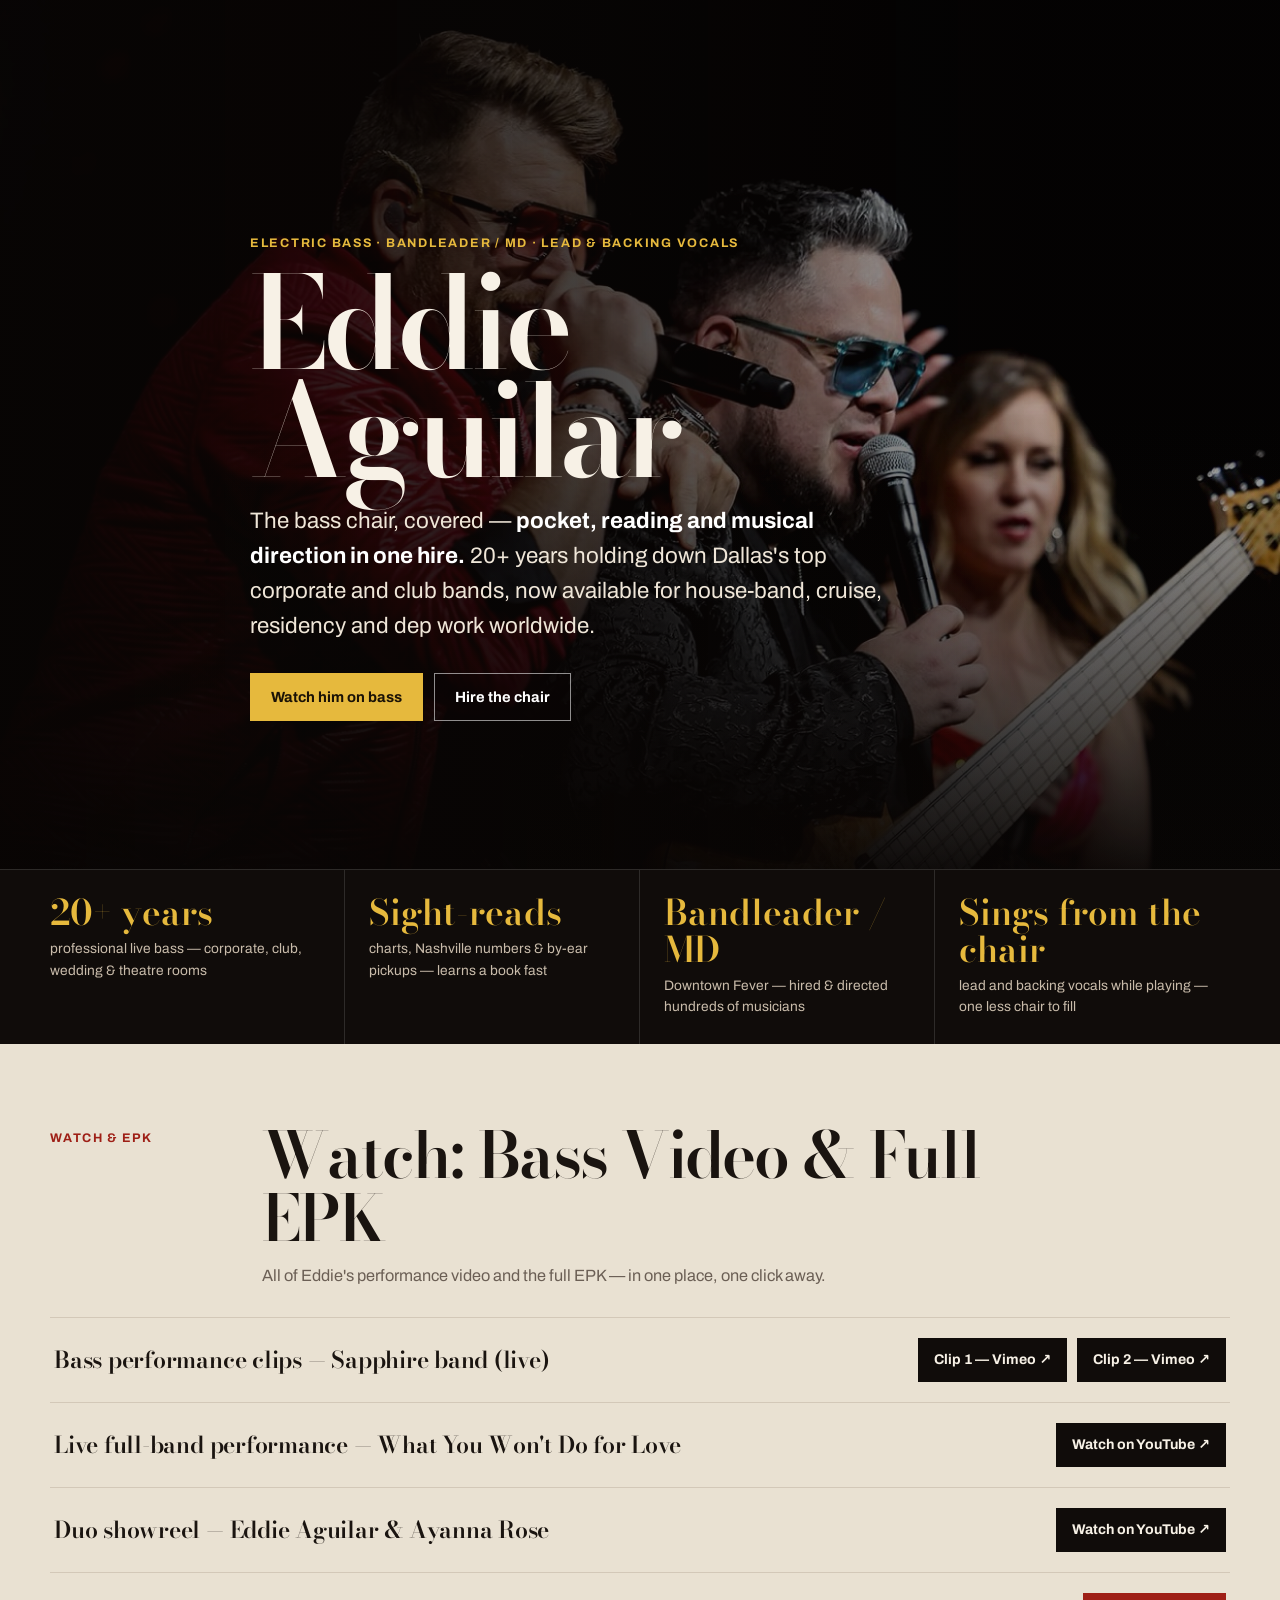
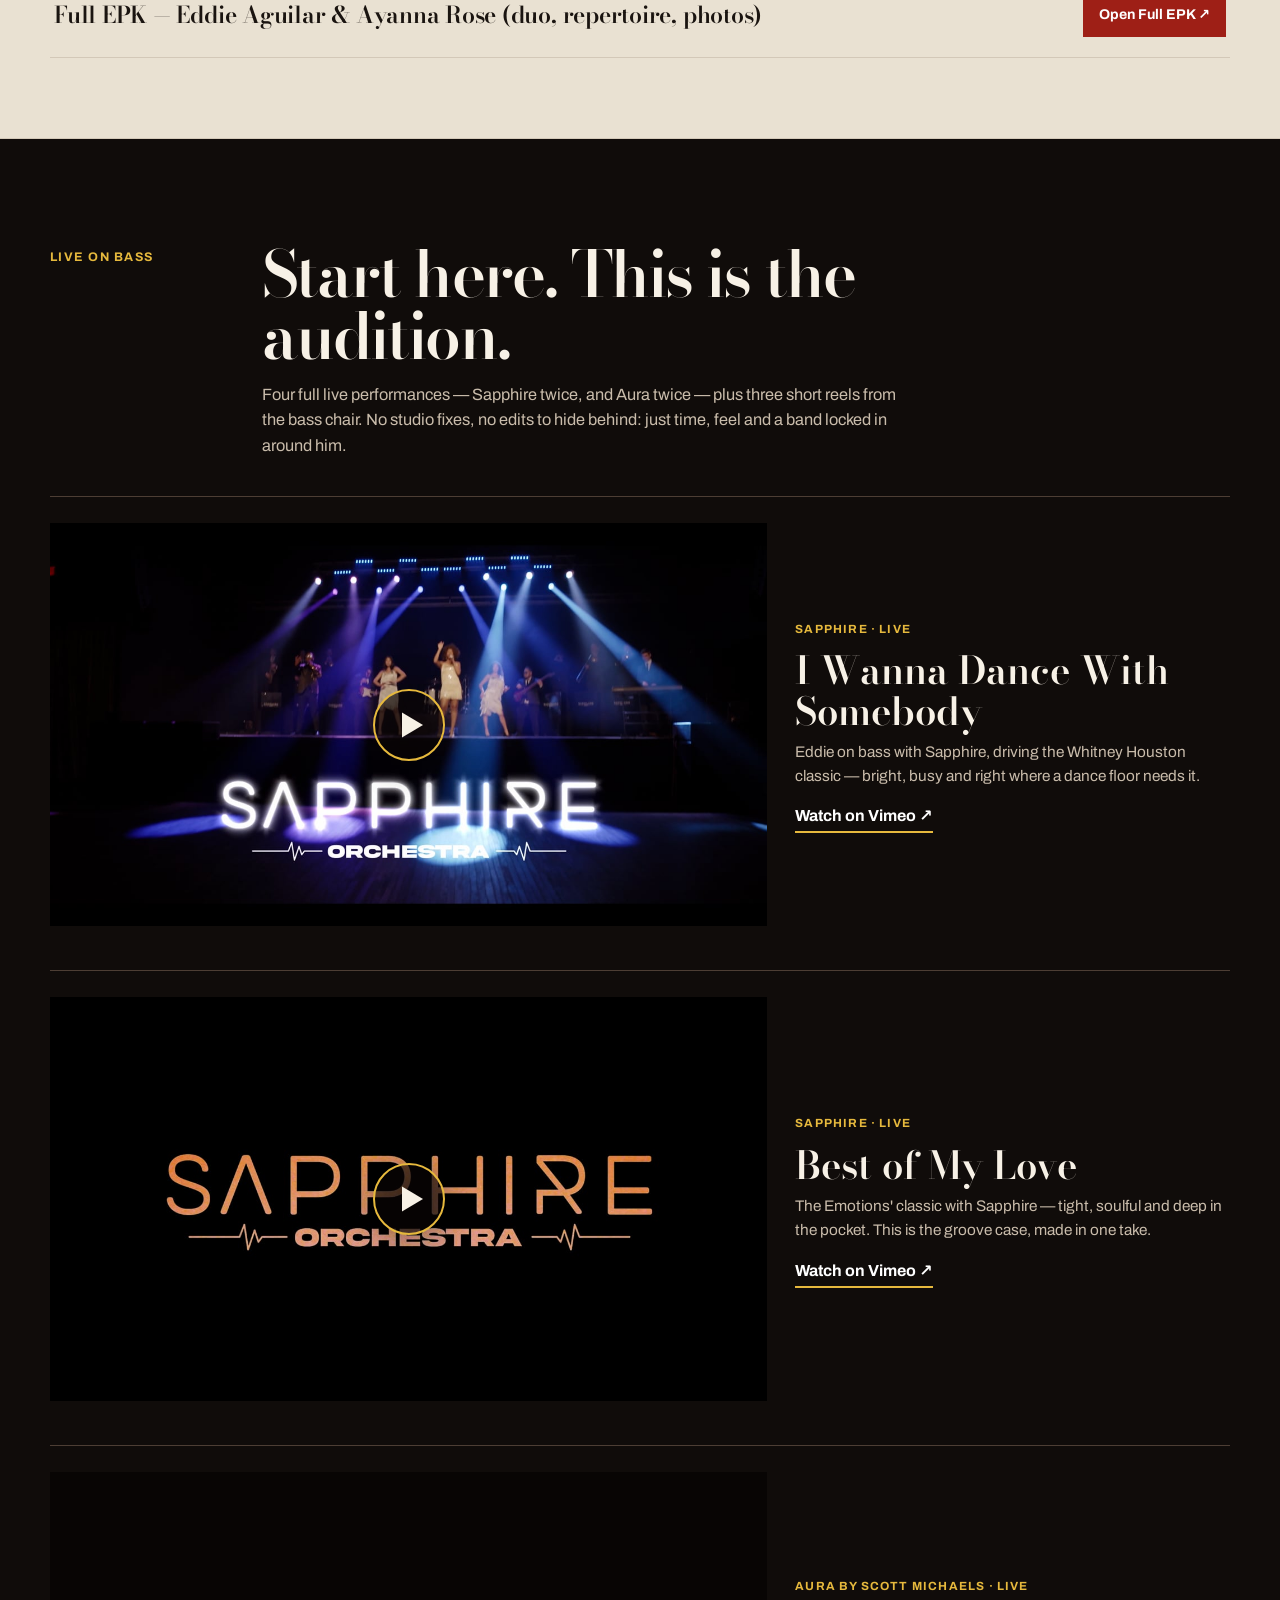
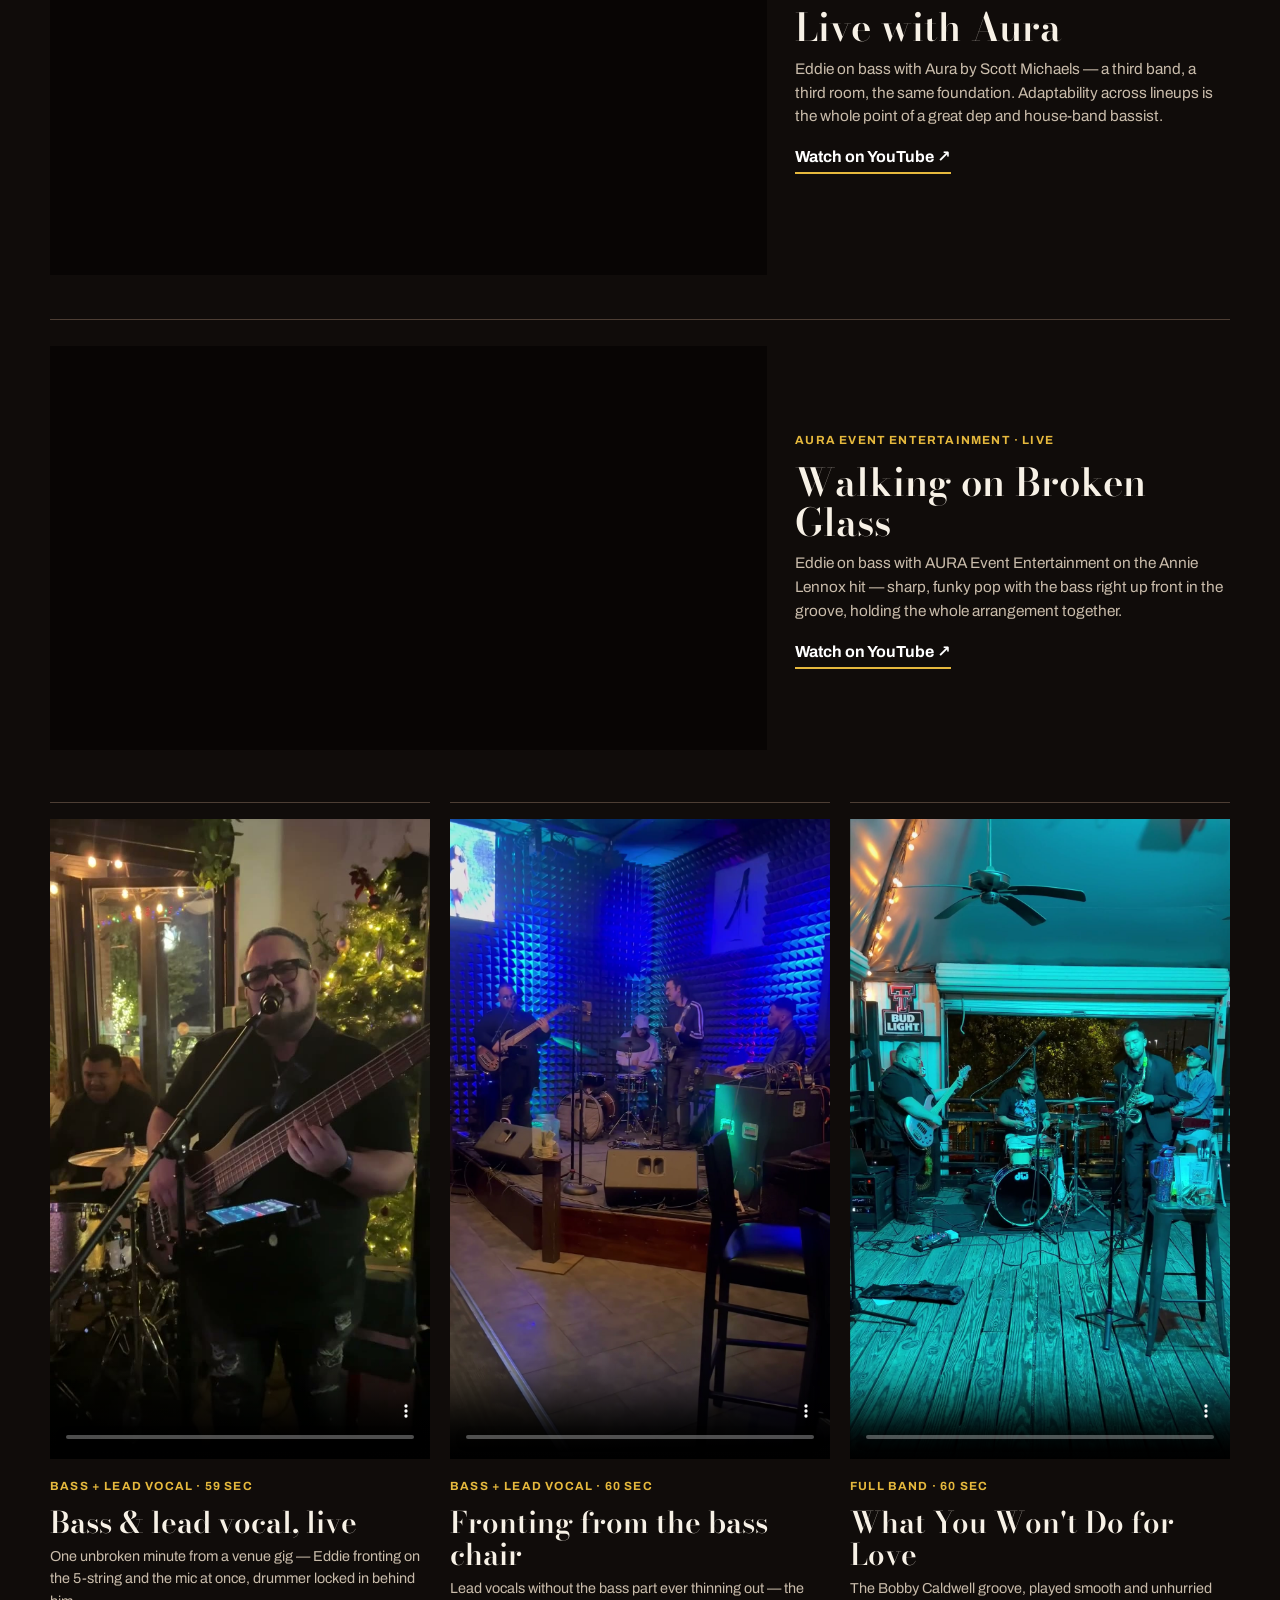
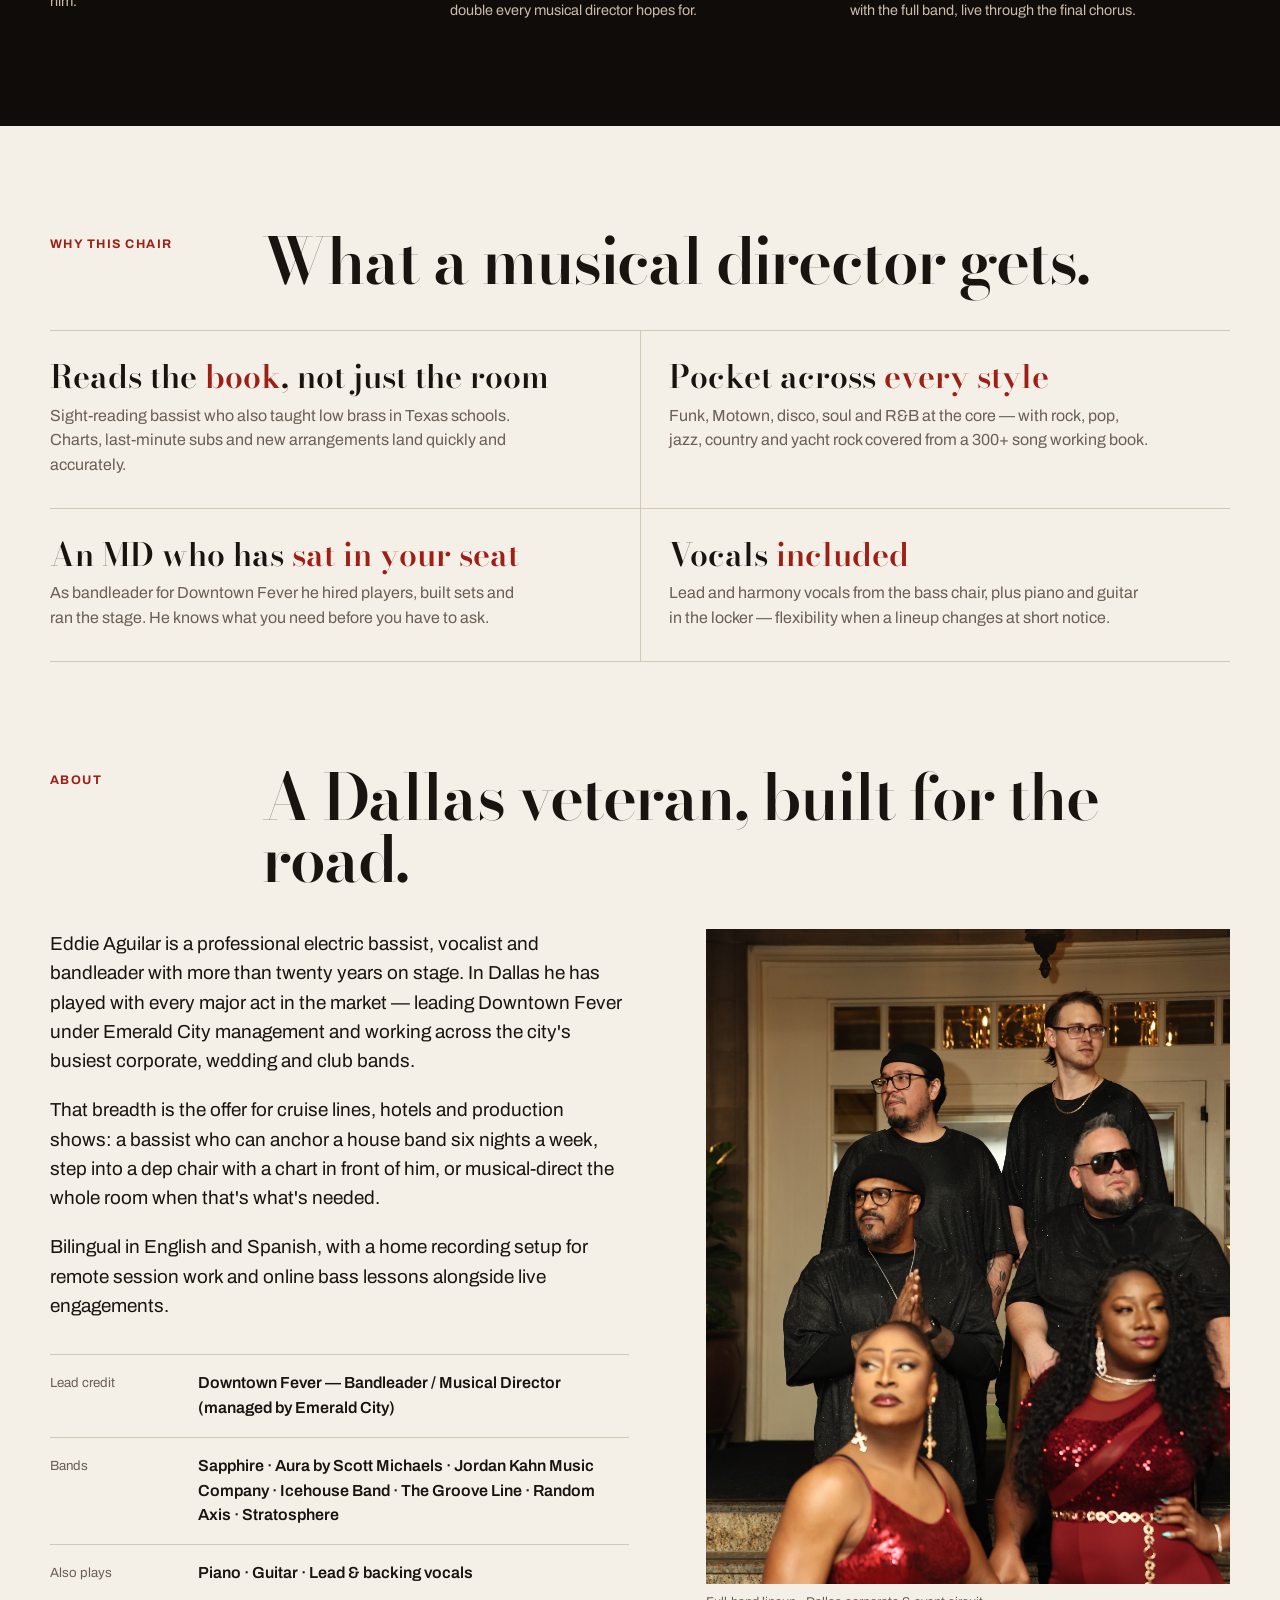
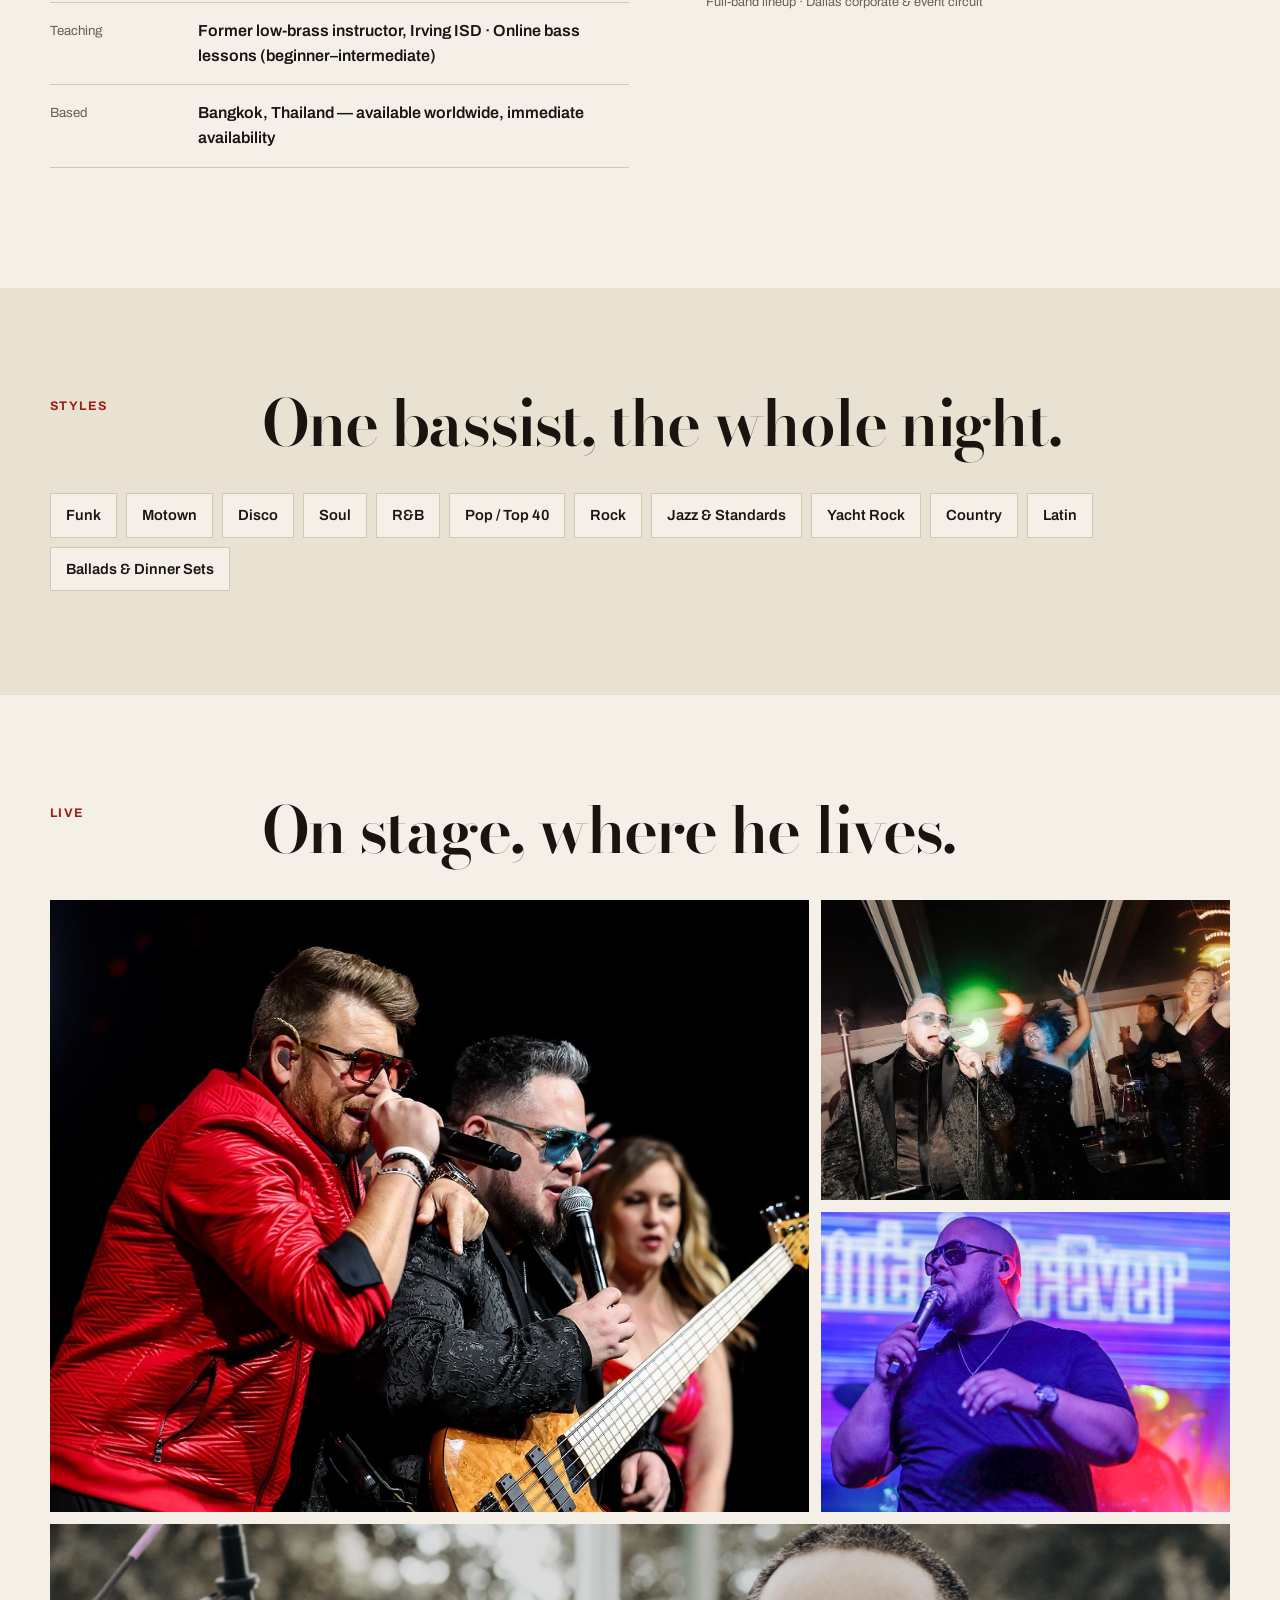
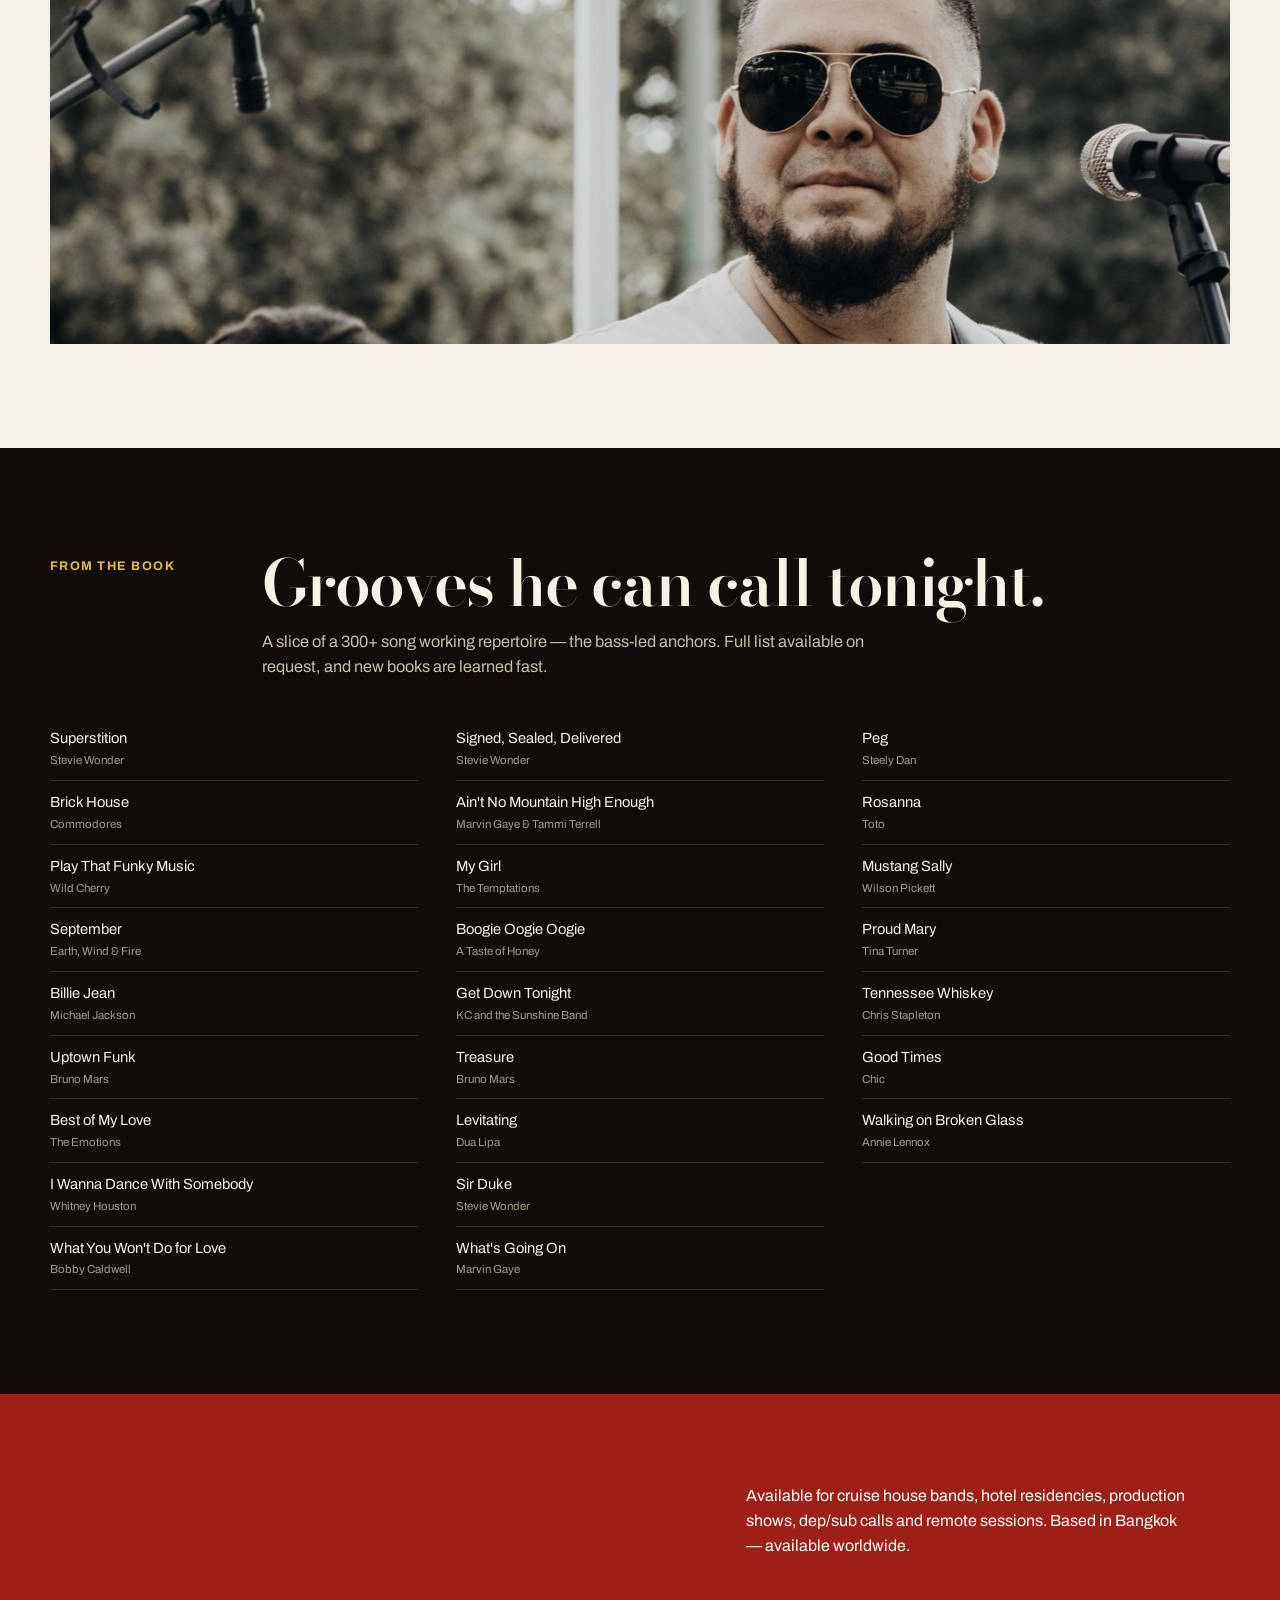
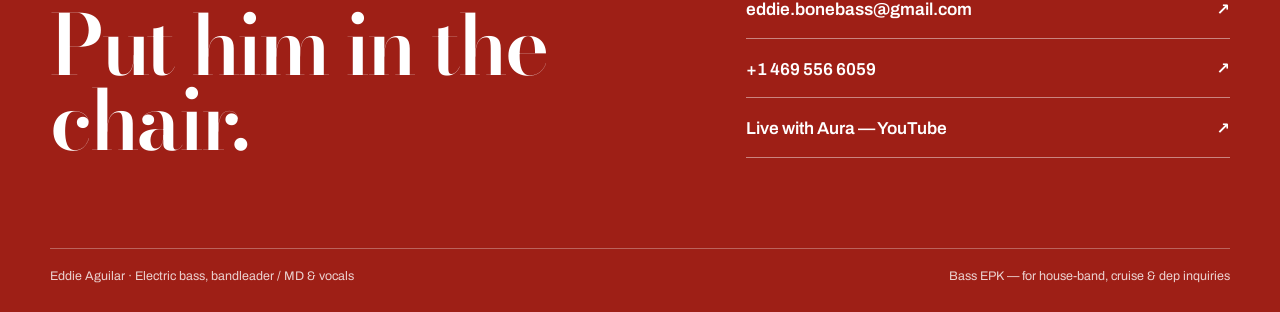
<file: bass.html>
<!doctype html>
<html lang="en">
<head>
<meta charset="utf-8">
<meta name="viewport" content="width=device-width, initial-scale=1, viewport-fit=cover">
<meta name="color-scheme" content="light dark">
<meta name="theme-color" content="#100c0a">
<link rel="icon" href="data:,">
<title>Eddie Aguilar — Electric Bass · Bandleader / MD · Vocals</title>
<link rel="preconnect" href="https://fonts.googleapis.com">
<link rel="preconnect" href="https://fonts.gstatic.com" crossorigin>
<link href="https://fonts.googleapis.com/css2?family=Archivo:wght@400;500;600;700;800&family=Bodoni+Moda:opsz,wght@6..96,500;6..96,600;6..96,700&display=swap" rel="stylesheet">
<style>
:root{color-scheme:light dark;--paper:#f4f0e7;--ink:#1a1410;--muted:#6b5f55;--line:#d3c8b8;--panel:#e9e1d2;--dark:#100c0a;--on-dark:#f7f1e6;--dim:#c9bcab;--accent:#9e1f16;--brass:#b8860b;--brass-bright:#e6b93d;--serif:"Bodoni Moda",Georgia,serif;--sans:"Archivo",system-ui,sans-serif}
@media(prefers-color-scheme:dark){:root{--paper:#161210;--ink:#f5eee3;--muted:#c4b7a6;--line:#3d332c;--panel:#211a16;--accent:#e8574d;--brass:#d9a72e;--brass-bright:#eec95c}}
*{box-sizing:border-box}body{margin:0;background:var(--paper);color:var(--ink);font-family:var(--sans);font-size:16px;line-height:1.55}a{color:inherit}img{display:block;width:100%}iframe,video{display:block;width:100%;background:#080504;border:0}.wrap{width:min(1180px,calc(100% - 40px));margin:auto}
.hero{position:relative;min-height:88svh;display:flex;align-items:flex-end;background:#0d0908;color:var(--on-dark);overflow:hidden}
.hero-img{position:absolute;inset:0;height:100%;object-fit:cover;object-position:center 22%;opacity:.72;filter:saturate(.9) contrast(1.05)}
.hero::after{content:"";position:absolute;inset:0;background:linear-gradient(90deg,rgba(8,5,4,.94) 0%,rgba(8,5,4,.66) 46%,rgba(8,5,4,.08) 80%),linear-gradient(0deg,rgba(8,5,4,.95),transparent 52%)}
.hero-content{position:relative;z-index:1;padding:clamp(72px,11vw,130px) 0 44px;max-width:780px}
.role{font-weight:700;letter-spacing:.14em;text-transform:uppercase;color:var(--brass-bright);font-size:.78rem}
.hero h1{font:600 clamp(3.6rem,10vw,8.2rem)/.84 var(--serif);letter-spacing:-.04em;margin:16px 0 20px}
.hero-deck{font-size:clamp(1.08rem,2vw,1.4rem);color:#efe6d8;max-width:640px;margin:0 0 30px}
.hero-deck strong{color:#fff}
.actions{display:flex;gap:11px;flex-wrap:wrap}
.btn{display:inline-flex;align-items:center;justify-content:center;min-height:48px;padding:0 20px;text-decoration:none;font-weight:700;font-size:.92rem;border:1px solid transparent}
.btn-primary{background:var(--brass-bright);color:#1a1206}
.btn-ghost{border-color:rgba(255,255,255,.55);color:#fff;background:rgba(10,6,5,.3)}
.facts{background:var(--dark);color:var(--on-dark);border-top:1px solid rgba(255,255,255,.12)}
.facts-grid{display:grid;grid-template-columns:repeat(4,1fr)}
.fact{padding:24px 22px 26px 0;border-right:1px solid rgba(255,255,255,.13)}
.fact:not(:first-child){padding-left:24px}.fact:last-child{border-right:0}
.fact strong{display:block;font:600 clamp(1.5rem,3vw,2.2rem)/1.05 var(--serif);color:var(--brass-bright)}
.fact span{display:block;color:var(--dim);font-size:.86rem;margin-top:7px}
section{padding:clamp(60px,8.5vw,104px) 0}
.section-head{display:grid;grid-template-columns:180px 1fr;gap:32px;margin-bottom:38px;align-items:start}
.kicker{margin:5px 0 0;font-weight:700;color:var(--accent);font-size:.78rem;letter-spacing:.12em;text-transform:uppercase}
.section-head h2{font:600 clamp(2.3rem,5vw,4.4rem)/.98 var(--serif);letter-spacing:-.03em;margin:0;max-width:840px}
.section-head p.lede{color:var(--muted);max-width:640px;margin:14px 0 0;font-size:1.02rem}
.watch{background:var(--dark);color:var(--on-dark)}
.watch .kicker{color:var(--brass-bright)}
.watch .section-head p.lede{color:var(--dim)}
.live-list{display:grid;gap:44px}
.live{display:grid;grid-template-columns:1.65fr 1fr;gap:28px;align-items:center;border-top:1px solid #4d3e34;padding-top:26px}
.live iframe{aspect-ratio:16/9}
.video-poster{position:relative;display:block;aspect-ratio:16/9;overflow:hidden;background:#080504}
.video-poster img{height:100%;object-fit:cover;transition:transform .45s ease,filter .45s ease}
.video-poster:hover img,.video-poster:focus-visible img{transform:scale(1.03);filter:brightness(1.08)}
.video-poster:focus-visible{outline:3px solid var(--brass-bright);outline-offset:3px}
.play-badge{position:absolute;inset:0;display:flex;align-items:center;justify-content:center;pointer-events:none}
.play-badge svg{width:74px;height:74px;filter:drop-shadow(0 6px 18px rgba(0,0,0,.55))}
@media(prefers-reduced-motion:reduce){.video-poster img{transition:none}.video-poster:hover img,.video-poster:focus-visible img{transform:none}}
.live h3{font:600 clamp(1.6rem,3vw,2.4rem)/1.05 var(--serif);margin:0 0 10px}
.live p{color:var(--dim);margin:0;font-size:.96rem}
.meta{display:inline-block;color:var(--brass-bright);font-size:.74rem;font-weight:700;letter-spacing:.1em;text-transform:uppercase;margin-bottom:12px}
.watch-link{display:inline-block;margin-top:16px;color:#fff;font-weight:700;text-decoration:none;border-bottom:2px solid var(--brass-bright);padding-bottom:2px}
.live h3 a,.reel h3 a{color:inherit;text-decoration:none}
.live h3 a:hover,.live h3 a:focus-visible,.reel h3 a:hover,.reel h3 a:focus-visible{text-decoration:underline;text-decoration-color:var(--brass-bright);text-decoration-thickness:2px;text-underline-offset:4px}
.watch-hub{background:var(--panel);border-bottom:1px solid var(--line);padding:clamp(52px,7vw,80px) 0}
.watch-hub .section-head{margin-bottom:28px}
.hub-list{list-style:none;margin:0;padding:0;border-top:1px solid var(--line);display:grid}
.hub-item{display:grid;grid-template-columns:1fr auto;gap:8px 24px;align-items:center;padding:20px 4px;border-bottom:1px solid var(--line)}
.hub-label{font:600 clamp(1.15rem,2vw,1.45rem)/1.2 var(--serif);letter-spacing:-.01em}
a.hub-label{color:inherit;text-decoration:none}
a.hub-label:hover,a.hub-label:focus-visible{text-decoration:underline;text-decoration-color:var(--accent);text-decoration-thickness:2px;text-underline-offset:4px}
.hub-actions{display:flex;gap:10px;flex-wrap:wrap;justify-content:flex-end}
.hub-btn{display:inline-flex;align-items:center;min-height:44px;padding:0 16px;background:var(--dark);color:var(--on-dark);text-decoration:none;font-weight:700;font-size:.88rem;white-space:nowrap}
.hub-btn:hover,.hub-btn:focus-visible{background:var(--accent);color:#fff}
.hub-item--epk .hub-btn{background:var(--accent);color:#fff}
.hub-item--epk .hub-btn:hover,.hub-item--epk .hub-btn:focus-visible{background:var(--dark);color:var(--on-dark)}
@media(max-width:820px){.hub-item{grid-template-columns:1fr}.hub-actions{justify-content:flex-start}}
.reel-pair{display:grid;grid-template-columns:repeat(3,1fr);gap:20px;margin-top:52px}
.reel{border-top:1px solid #4d3e34;padding-top:16px;margin:0}
.reel video{aspect-ratio:9/16;object-fit:cover;max-height:640px}
.reel figcaption{padding-top:14px}
.reel h3{font:600 clamp(1.35rem,2.4vw,1.85rem)/1.08 var(--serif);margin:0 0 6px}
.reel p{color:var(--dim);font-size:.9rem;margin:0}
.chair-grid{display:grid;grid-template-columns:repeat(2,1fr);gap:0;border-top:1px solid var(--line)}
.chair{padding:28px 28px 30px 0;border-bottom:1px solid var(--line)}
.chair:nth-child(even){padding-left:28px;border-left:1px solid var(--line)}
.chair h3{font:600 clamp(1.45rem,2.6vw,2rem)/1.1 var(--serif);margin:0 0 9px}
.chair h3 em{font-style:normal;color:var(--accent)}
.chair p{margin:0;color:var(--muted);max-width:480px}
.bio-grid{display:grid;grid-template-columns:1.05fr .95fr;gap:clamp(34px,6vw,84px);align-items:start}
.bio-copy p{font-size:clamp(1.03rem,1.6vw,1.18rem);margin:0 0 20px}
.credits{margin-top:34px;border-top:1px solid var(--line)}
.credit-row{display:grid;grid-template-columns:132px 1fr;gap:16px;padding:16px 0;border-bottom:1px solid var(--line)}
.credit-row dt{color:var(--muted);font-size:.83rem;padding-top:2px}
.credit-row dd{margin:0;font-weight:600}
.portrait img{aspect-ratio:4/5;object-fit:cover;object-position:center 18%}
.portrait figcaption{font-size:.8rem;color:var(--muted);margin-top:9px}
.styles{background:var(--panel)}
.style-grid{display:flex;flex-wrap:wrap;gap:9px}
.style{border:1px solid var(--line);background:var(--paper);padding:10px 15px;font-weight:600;font-size:.92rem}
.gallery-grid{display:grid;grid-template-columns:1.3fr .7fr;grid-template-rows:300px 300px;gap:12px}
.gallery-grid figure{margin:0;overflow:hidden;background:#18100d}
.gallery-grid figure:first-child{grid-row:1/3}
.gallery-grid img{height:100%;object-fit:cover}
.gallery-grid figure:first-child img{object-position:center 20%}
.gallery-grid figure.wide{grid-column:1/-1;height:420px}
.gallery-grid figure.wide img{object-position:center 13%}
.book{background:var(--dark);color:var(--on-dark)}
.book .kicker{color:var(--brass-bright)}
.book .section-head p.lede{color:var(--dim)}
.book-grid{columns:3;column-gap:38px}
.book-item{break-inside:avoid;padding:10px 0;border-bottom:1px solid rgba(255,255,255,.12);font-size:.92rem}
.book-item span{display:block;color:#a89885;font-size:.72rem;margin-top:2px}
.contact{background:var(--accent);color:#fff;padding:0}
.contact-inner{display:grid;grid-template-columns:1.15fr .85fr;gap:40px;padding:clamp(56px,8vw,90px) 0;align-items:end}
.contact h2{font:600 clamp(2.9rem,6.5vw,6rem)/.9 var(--serif);letter-spacing:-.04em;margin:0}
.contact-copy p{margin:0 0 24px;max-width:440px}
.contact-links{display:grid;gap:4px}
.contact-link{display:flex;justify-content:space-between;align-items:center;padding:14px 0;border-bottom:1px solid rgba(255,255,255,.45);text-decoration:none;font-weight:600;overflow-wrap:anywhere}
.contact-link span{font-size:1.08rem}
.footer{background:var(--accent);color:rgba(255,255,255,.8);font-size:.78rem;padding:0 0 26px}
.footer .wrap{border-top:1px solid rgba(255,255,255,.3);padding-top:18px;display:flex;justify-content:space-between;gap:18px;flex-wrap:wrap}
@media(max-width:820px){.wrap{width:min(100% - 28px,1180px)}.hero{min-height:82svh}.hero::after{background:linear-gradient(0deg,rgba(8,5,4,.97) 0%,rgba(8,5,4,.6) 62%,rgba(8,5,4,.2) 100%)}.hero-img{object-position:62% 18%}.facts-grid{grid-template-columns:1fr 1fr}.fact{border-right:0;padding:18px 10px 18px 0}.fact:not(:first-child){padding-left:0}.section-head,.bio-grid,.contact-inner{grid-template-columns:1fr}.section-head{gap:14px}.live{grid-template-columns:1fr}.reel-pair{grid-template-columns:1fr}.reel{max-width:430px;margin-inline:auto;width:100%}.chair-grid{grid-template-columns:1fr}.chair,.chair:nth-child(even){padding:24px 0;border-left:0}.gallery-grid{grid-template-columns:1fr;grid-template-rows:420px 320px 380px 480px}.gallery-grid figure:first-child{grid-row:auto}.gallery-grid figure.wide{grid-column:auto;height:auto}.book-grid{columns:1}.portrait{order:-1}}
@media(prefers-reduced-motion:reduce){html{scroll-behavior:auto}}
</style>
</head>
<body>
<main>
<section class="hero" aria-labelledby="hero-title">
<img class="hero-img" src="eddie-bass-front.jpg" alt="Eddie Aguilar playing a natural-wood electric bass and singing on stage with his band">
<div class="wrap hero-content">
<div class="role">Electric Bass · Bandleader / MD · Lead &amp; Backing Vocals</div>
<h1 id="hero-title">Eddie<br>Aguilar</h1>
<p class="hero-deck">The bass chair, covered — <strong>pocket, reading and musical direction in one hire.</strong> 20+ years holding down Dallas's top corporate and club bands, now available for house-band, cruise, residency and dep work worldwide.</p>
<div class="actions"><a class="btn btn-primary" href="#watch">Watch him on bass</a><a class="btn btn-ghost" href="#contact">Hire the chair</a></div>
</div>
</section>

<div class="facts"><div class="wrap facts-grid">
<div class="fact"><strong>20+ years</strong><span>professional live bass — corporate, club, wedding &amp; theatre rooms</span></div>
<div class="fact"><strong>Sight-reads</strong><span>charts, Nashville numbers &amp; by-ear pickups — learns a book fast</span></div>
<div class="fact"><strong>Bandleader / MD</strong><span>Downtown Fever — hired &amp; directed hundreds of musicians</span></div>
<div class="fact"><strong>Sings from the chair</strong><span>lead and backing vocals while playing — one less chair to fill</span></div>
</div></div>

<section class="watch-hub" id="watch-epk" aria-labelledby="watch-hub-heading"><div class="wrap">
<div class="section-head"><p class="kicker">Watch &amp; EPK</p><div><h2 id="watch-hub-heading">Watch: Bass Video &amp; Full EPK</h2><p class="lede">All of Eddie's performance video and the full EPK — in one place, one click away.</p></div></div>
<ul class="hub-list">
<li class="hub-item"><span class="hub-label">Bass performance clips — Sapphire band (live)</span><span class="hub-actions"><a class="hub-btn" href="https://vimeo.com/1022963806" target="_blank" rel="noopener">Clip 1 — Vimeo ↗</a><a class="hub-btn" href="https://vimeo.com/1022963704" target="_blank" rel="noopener">Clip 2 — Vimeo ↗</a></span></li>
<li class="hub-item"><a class="hub-label" href="https://youtu.be/-RrZEZyKXGs" target="_blank" rel="noopener">Live full-band performance — What You Won't Do for Love</a><span class="hub-actions"><a class="hub-btn" href="https://youtu.be/-RrZEZyKXGs" target="_blank" rel="noopener">Watch on YouTube ↗</a></span></li>
<li class="hub-item"><a class="hub-label" href="https://youtube.com/shorts/eUWswwtrcR8" target="_blank" rel="noopener">Duo showreel — Eddie Aguilar &amp; Ayanna Rose</a><span class="hub-actions"><a class="hub-btn" href="https://youtube.com/shorts/eUWswwtrcR8" target="_blank" rel="noopener">Watch on YouTube ↗</a></span></li>
<li class="hub-item hub-item--epk"><a class="hub-label" href="index.html">Full EPK — Eddie Aguilar &amp; Ayanna Rose (duo, repertoire, photos)</a><span class="hub-actions"><a class="hub-btn" href="index.html">Open Full EPK ↗</a></span></li>
</ul>
</div></section>

<section class="watch" id="watch" aria-labelledby="watch-heading"><div class="wrap">
<div class="section-head"><p class="kicker">Live on bass</p><div><h2 id="watch-heading">Start here. This is the audition.</h2><p class="lede">Four full live performances — Sapphire twice, and Aura twice — plus three short reels from the bass chair. No studio fixes, no edits to hide behind: just time, feel and a band locked in around him.</p></div></div>

<div class="live-list">
<figure class="live" style="margin:0">
<a class="video-poster" href="https://vimeo.com/1022963806" target="_blank" rel="noopener" aria-label="Watch Eddie Aguilar on bass with Sapphire performing I Wanna Dance With Somebody on Vimeo"><img src="sapphire-dance-poster.jpg" alt="" loading="lazy"><span class="play-badge" aria-hidden="true"><svg viewBox="0 0 74 74" focusable="false"><circle cx="37" cy="37" r="35" fill="rgba(10,6,5,.62)" stroke="#e6b93d" stroke-width="2"/><path d="M30 24.5v25l21-12.5z" fill="#f7f1e6"/></svg></span></a>
<figcaption><span class="meta">Sapphire · Live</span><h3><a href="https://vimeo.com/1022963806" target="_blank" rel="noopener">I Wanna Dance With Somebody</a></h3><p>Eddie on bass with Sapphire, driving the Whitney Houston classic — bright, busy and right where a dance floor needs it.</p><a class="watch-link" href="https://vimeo.com/1022963806" target="_blank" rel="noopener">Watch on Vimeo ↗</a></figcaption>
</figure>

<figure class="live" style="margin:0">
<a class="video-poster" href="https://vimeo.com/1022963704" target="_blank" rel="noopener" aria-label="Watch Eddie Aguilar on bass with Sapphire performing Best of My Love on Vimeo"><img src="sapphire-best-poster.jpg" alt="" loading="lazy"><span class="play-badge" aria-hidden="true"><svg viewBox="0 0 74 74" focusable="false"><circle cx="37" cy="37" r="35" fill="rgba(10,6,5,.62)" stroke="#e6b93d" stroke-width="2"/><path d="M30 24.5v25l21-12.5z" fill="#f7f1e6"/></svg></span></a>
<figcaption><span class="meta">Sapphire · Live</span><h3><a href="https://vimeo.com/1022963704" target="_blank" rel="noopener">Best of My Love</a></h3><p>The Emotions' classic with Sapphire — tight, soulful and deep in the pocket. This is the groove case, made in one take.</p><a class="watch-link" href="https://vimeo.com/1022963704" target="_blank" rel="noopener">Watch on Vimeo ↗</a></figcaption>
</figure>

<figure class="live" style="margin:0">
<iframe src="https://www.youtube.com/embed/NtFrEbrLJ44" loading="lazy" referrerpolicy="strict-origin-when-cross-origin" allow="accelerometer; autoplay; encrypted-media; picture-in-picture" allowfullscreen title="Eddie Aguilar on bass with Aura by Scott Michaels"></iframe>
<figcaption><span class="meta">Aura by Scott Michaels · Live</span><h3>Live with Aura</h3><p>Eddie on bass with Aura by Scott Michaels — a third band, a third room, the same foundation. Adaptability across lineups is the whole point of a great dep and house-band bassist.</p><a class="watch-link" href="https://www.youtube.com/watch?v=NtFrEbrLJ44" target="_blank" rel="noopener">Watch on YouTube ↗</a></figcaption>
</figure>

<figure class="live" style="margin:0">
<iframe src="https://www.youtube.com/embed/zxEnHgeNoRE" loading="lazy" referrerpolicy="strict-origin-when-cross-origin" allow="accelerometer; autoplay; encrypted-media; picture-in-picture" allowfullscreen title="Eddie Aguilar on bass with AURA Event Entertainment performing Walking on Broken Glass"></iframe>
<figcaption><span class="meta">AURA Event Entertainment · Live</span><h3>Walking on Broken Glass</h3><p>Eddie on bass with AURA Event Entertainment on the Annie Lennox hit — sharp, funky pop with the bass right up front in the groove, holding the whole arrangement together.</p><a class="watch-link" href="https://youtu.be/zxEnHgeNoRE" target="_blank" rel="noopener">Watch on YouTube ↗</a></figcaption>
</figure>
</div>

<div class="reel-pair">
<figure class="reel"><video controls playsinline preload="none" poster="eddie-bass-live-59-poster.jpg" aria-label="Eddie Aguilar playing bass and singing lead at a live venue gig"><source src="eddie-bass-live-59.mp4" type="video/mp4"></video><figcaption><span class="meta">Bass + lead vocal · 59 sec</span><h3>Bass &amp; lead vocal, live</h3><p>One unbroken minute from a venue gig — Eddie fronting on the 5-string and the mic at once, drummer locked in behind him.</p></figcaption></figure>
<figure class="reel"><video controls playsinline preload="none" poster="eddie-showreel-60-bass-vocal-poster.jpg" aria-label="Eddie Aguilar singing lead while playing bass with his band"><source src="eddie-showreel-60-bass-vocal-bass.mp4" type="video/mp4"></video><figcaption><span class="meta">Bass + lead vocal · 60 sec</span><h3>Fronting from the bass chair</h3><p>Lead vocals without the bass part ever thinning out — the double every musical director hopes for.</p></figcaption></figure>
<figure class="reel"><video controls playsinline preload="none" poster="eddie-showreel-60-band-poster.jpg" aria-label="Eddie Aguilar on bass performing What You Won't Do for Love with his full band"><source src="eddie-showreel-60-band-bass.mp4" type="video/mp4"></video><figcaption><span class="meta">Full band · 60 sec</span><h3><a href="https://youtu.be/-RrZEZyKXGs" target="_blank" rel="noopener">What You Won't Do for Love</a></h3><p>The Bobby Caldwell groove, played smooth and unhurried with the full band, live through the final chorus.</p></figcaption></figure>
</div>
</div></section>

<section aria-labelledby="chair-heading"><div class="wrap">
<div class="section-head"><p class="kicker">Why this chair</p><div><h2 id="chair-heading">What a musical director gets.</h2></div></div>
<div class="chair-grid">
<article class="chair"><h3>Reads the <em>book</em>, not just the room</h3><p>Sight-reading bassist who also taught low brass in Texas schools. Charts, last-minute subs and new arrangements land quickly and accurately.</p></article>
<article class="chair"><h3>Pocket across <em>every style</em></h3><p>Funk, Motown, disco, soul and R&amp;B at the core — with rock, pop, jazz, country and yacht rock covered from a 300+ song working book.</p></article>
<article class="chair"><h3>An MD who has <em>sat in your seat</em></h3><p>As bandleader for Downtown Fever he hired players, built sets and ran the stage. He knows what you need before you have to ask.</p></article>
<article class="chair"><h3>Vocals <em>included</em></h3><p>Lead and harmony vocals from the bass chair, plus piano and guitar in the locker — flexibility when a lineup changes at short notice.</p></article>
</div>
</div></section>

<section style="padding-top:0" aria-labelledby="about-heading"><div class="wrap">
<div class="section-head"><p class="kicker">About</p><div><h2 id="about-heading">A Dallas veteran, built for the road.</h2></div></div>
<div class="bio-grid"><div class="bio-copy">
<p>Eddie Aguilar is a professional electric bassist, vocalist and bandleader with more than twenty years on stage. In Dallas he has played with every major act in the market — leading Downtown Fever under Emerald City management and working across the city's busiest corporate, wedding and club bands.</p>
<p>That breadth is the offer for cruise lines, hotels and production shows: a bassist who can anchor a house band six nights a week, step into a dep chair with a chart in front of him, or musical-direct the whole room when that's what's needed.</p>
<p>Bilingual in English and Spanish, with a home recording setup for remote session work and online bass lessons alongside live engagements.</p>
<dl class="credits">
<div class="credit-row"><dt>Lead credit</dt><dd>Downtown Fever — Bandleader / Musical Director (managed by Emerald City)</dd></div>
<div class="credit-row"><dt>Bands</dt><dd>Sapphire · Aura by Scott Michaels · Jordan Kahn Music Company · Icehouse Band · The Groove Line · Random Axis · Stratosphere</dd></div>
<div class="credit-row"><dt>Also plays</dt><dd>Piano · Guitar · Lead &amp; backing vocals</dd></div>
<div class="credit-row"><dt>Teaching</dt><dd>Former low-brass instructor, Irving ISD · Online bass lessons (beginner–intermediate)</dd></div>
<div class="credit-row"><dt>Based</dt><dd>Bangkok, Thailand — available worldwide, immediate availability</dd></div>
</dl>
</div>
<figure class="portrait" style="margin:0"><img src="eddie-full-band.jpg" alt="Eddie Aguilar with his full band in formal stagewear on a staircase"><figcaption>Full-band lineup · Dallas corporate &amp; event circuit</figcaption></figure>
</div>
</div></section>

<section class="styles" aria-labelledby="styles-heading"><div class="wrap">
<div class="section-head"><p class="kicker">Styles</p><div><h2 id="styles-heading">One bassist, the whole night.</h2></div></div>
<div class="style-grid"><span class="style">Funk</span><span class="style">Motown</span><span class="style">Disco</span><span class="style">Soul</span><span class="style">R&amp;B</span><span class="style">Pop / Top 40</span><span class="style">Rock</span><span class="style">Jazz &amp; Standards</span><span class="style">Yacht Rock</span><span class="style">Country</span><span class="style">Latin</span><span class="style">Ballads &amp; Dinner Sets</span></div>
</div></section>

<section aria-labelledby="gallery-heading"><div class="wrap">
<div class="section-head"><p class="kicker">Live</p><div><h2 id="gallery-heading">On stage, where he lives.</h2></div></div>
<div class="gallery-grid">
<figure><img src="eddie-bass-front.jpg" alt="Eddie Aguilar playing bass and singing at Michael Cerbelli's The Hot List event"></figure>
<figure><img src="eddie-live-band.jpg" alt="Eddie Aguilar singing on stage with his live band under coloured lights"></figure>
<figure><img src="eddie-vocalist-stage.jpg" alt="Eddie Aguilar performing vocals on stage"></figure>
<figure class="wide"><img src="eddie-bass-live-stage-2026.jpg" alt="Eddie Aguilar on his spalted-maple 5-string bass at an outdoor stage, drummer behind him"></figure>
</div>
</div></section>

<section class="book" aria-labelledby="book-heading"><div class="wrap">
<div class="section-head"><p class="kicker">From the book</p><div><h2 id="book-heading">Grooves he can call tonight.</h2><p class="lede">A slice of a 300+ song working repertoire — the bass-led anchors. Full list available on request, and new books are learned fast.</p></div></div>
<div class="book-grid">
<div class="book-item">Superstition<span>Stevie Wonder</span></div>
<div class="book-item">Brick House<span>Commodores</span></div>
<div class="book-item">Play That Funky Music<span>Wild Cherry</span></div>
<div class="book-item">September<span>Earth, Wind &amp; Fire</span></div>
<div class="book-item">Billie Jean<span>Michael Jackson</span></div>
<div class="book-item">Uptown Funk<span>Bruno Mars</span></div>
<div class="book-item">Best of My Love<span>The Emotions</span></div>
<div class="book-item">I Wanna Dance With Somebody<span>Whitney Houston</span></div>
<div class="book-item">What You Won't Do for Love<span>Bobby Caldwell</span></div>
<div class="book-item">Signed, Sealed, Delivered<span>Stevie Wonder</span></div>
<div class="book-item">Ain't No Mountain High Enough<span>Marvin Gaye &amp; Tammi Terrell</span></div>
<div class="book-item">My Girl<span>The Temptations</span></div>
<div class="book-item">Boogie Oogie Oogie<span>A Taste of Honey</span></div>
<div class="book-item">Get Down Tonight<span>KC and the Sunshine Band</span></div>
<div class="book-item">Treasure<span>Bruno Mars</span></div>
<div class="book-item">Levitating<span>Dua Lipa</span></div>
<div class="book-item">Sir Duke<span>Stevie Wonder</span></div>
<div class="book-item">What's Going On<span>Marvin Gaye</span></div>
<div class="book-item">Peg<span>Steely Dan</span></div>
<div class="book-item">Rosanna<span>Toto</span></div>
<div class="book-item">Mustang Sally<span>Wilson Pickett</span></div>
<div class="book-item">Proud Mary<span>Tina Turner</span></div>
<div class="book-item">Tennessee Whiskey<span>Chris Stapleton</span></div>
<div class="book-item">Good Times<span>Chic</span></div>
<div class="book-item">Walking on Broken Glass<span>Annie Lennox</span></div>
</div>
</div></section>

<section class="contact" id="contact" aria-labelledby="contact-heading"><div class="wrap contact-inner">
<h2 id="contact-heading">Put him in the chair.</h2>
<div class="contact-copy"><p>Available for cruise house bands, hotel residencies, production shows, dep/sub calls and remote sessions. Based in Bangkok — available worldwide.</p>
<div class="contact-links">
<a class="contact-link" href="mailto:eddie.bonebass@gmail.com?subject=Bass%20booking%20inquiry%20—%20Eddie%20Aguilar"><span>eddie.bonebass@gmail.com</span><b>↗</b></a>
<a class="contact-link" href="tel:+14695566059"><span>+1 469 556 6059</span><b>↗</b></a>
<a class="contact-link" href="https://www.youtube.com/watch?v=NtFrEbrLJ44" target="_blank" rel="noopener"><span>Live with Aura — YouTube</span><b>↗</b></a>
</div></div>
</div></section>
</main>
<footer class="footer"><div class="wrap"><span>Eddie Aguilar · Electric bass, bandleader / MD &amp; vocals</span><span>Bass EPK — for house-band, cruise &amp; dep inquiries</span></div></footer>
</body>
</html>
</file>
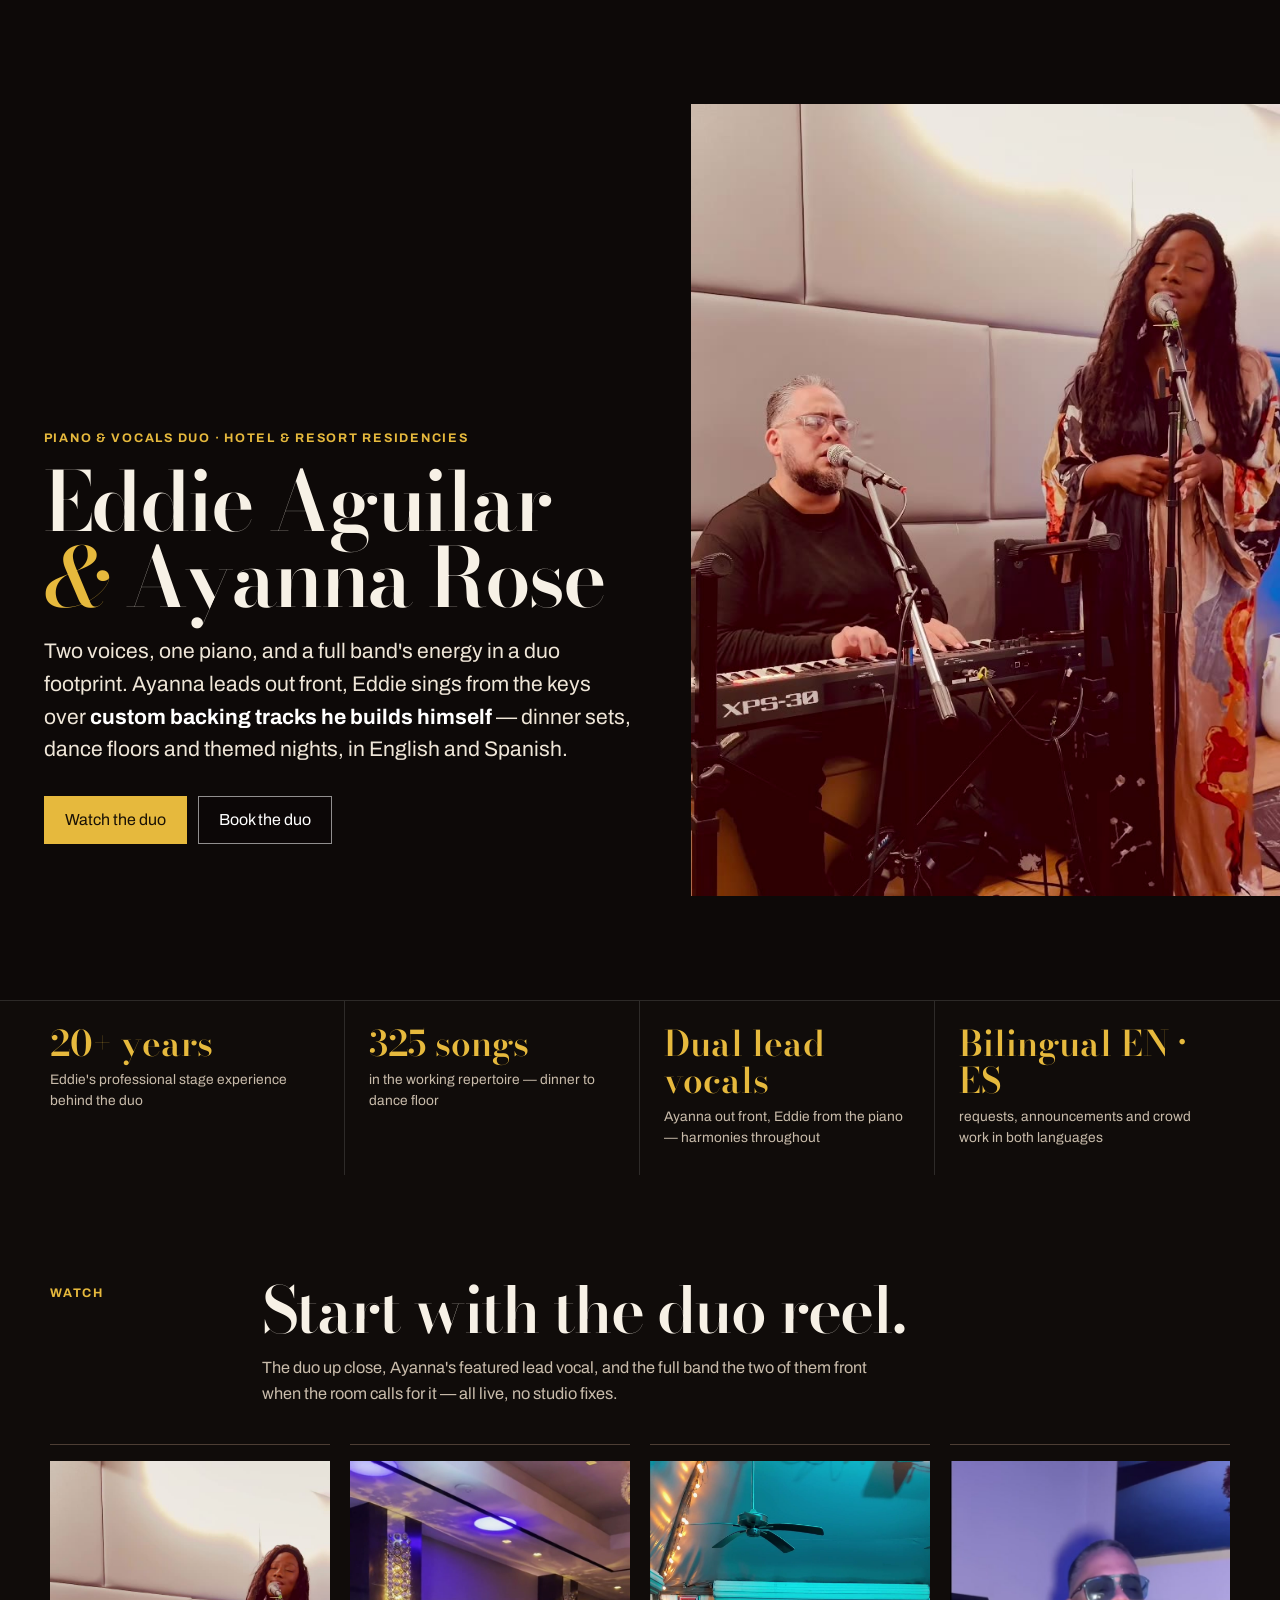
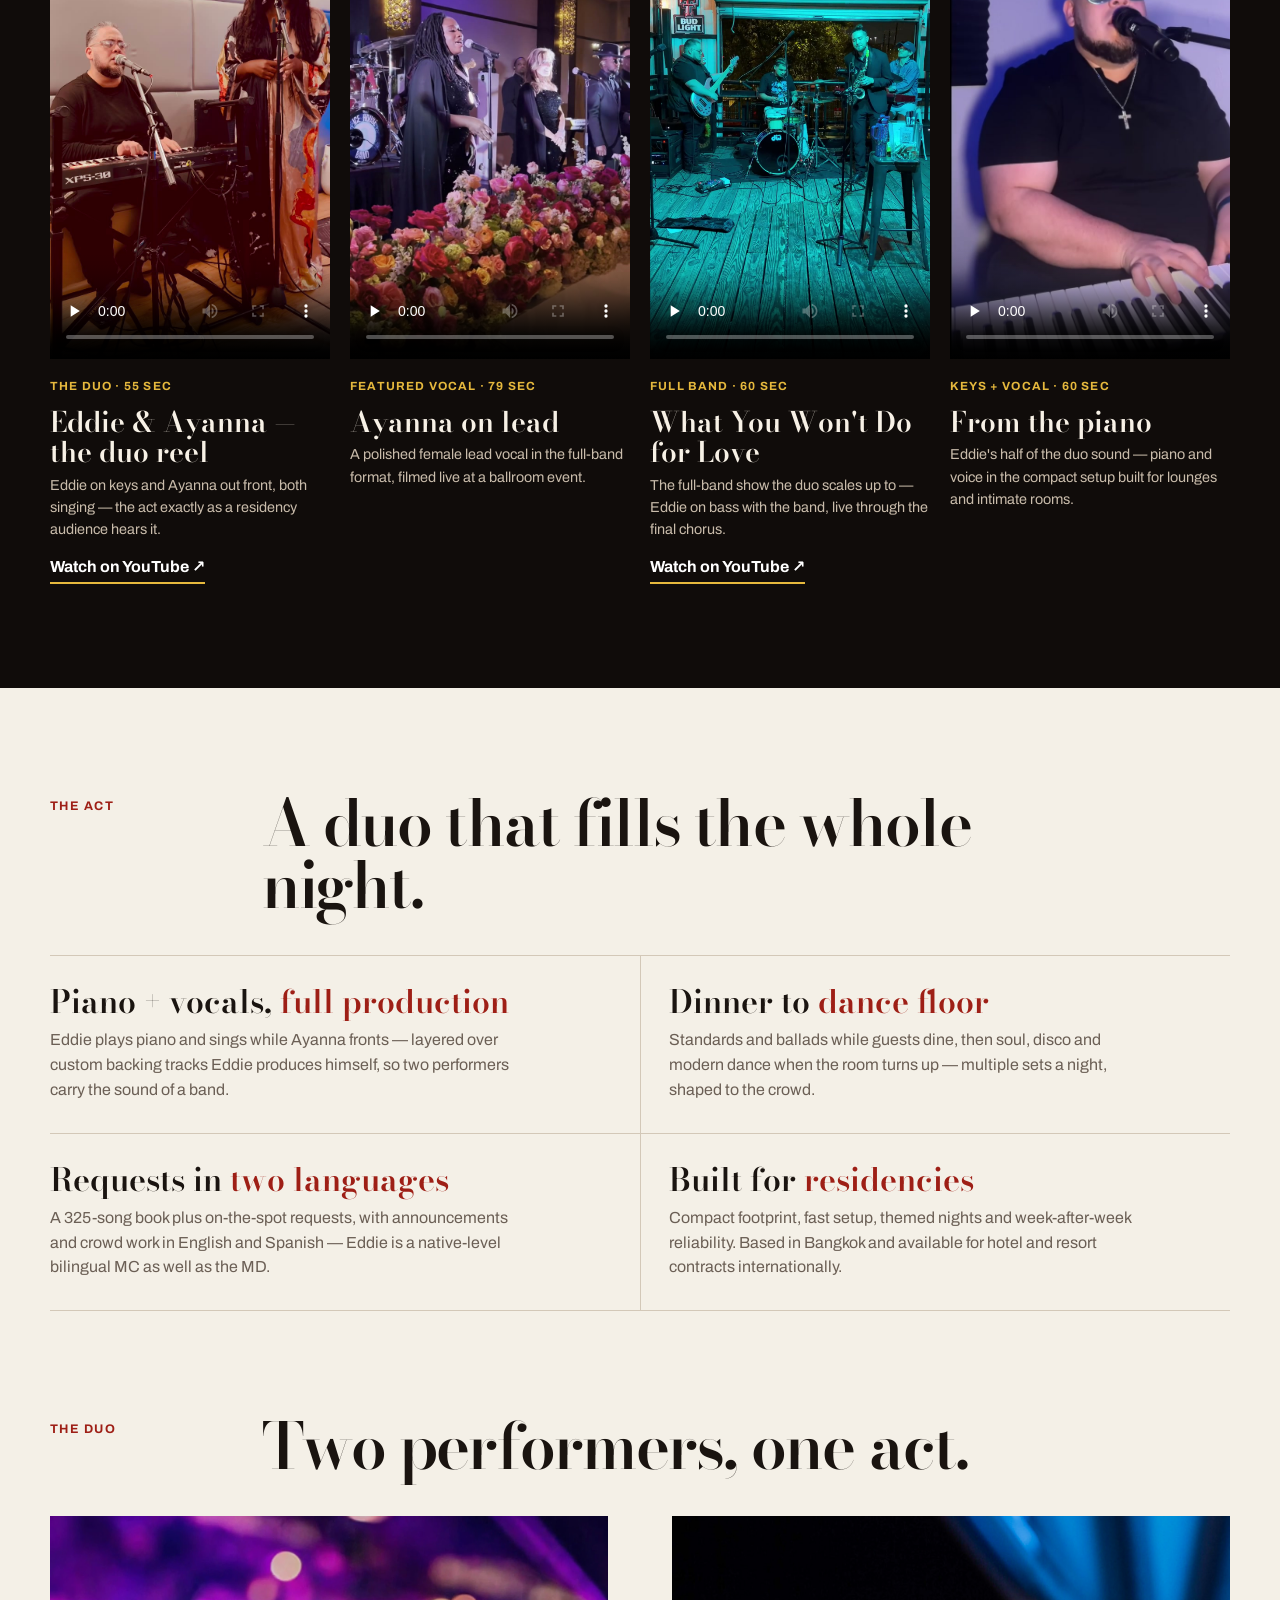
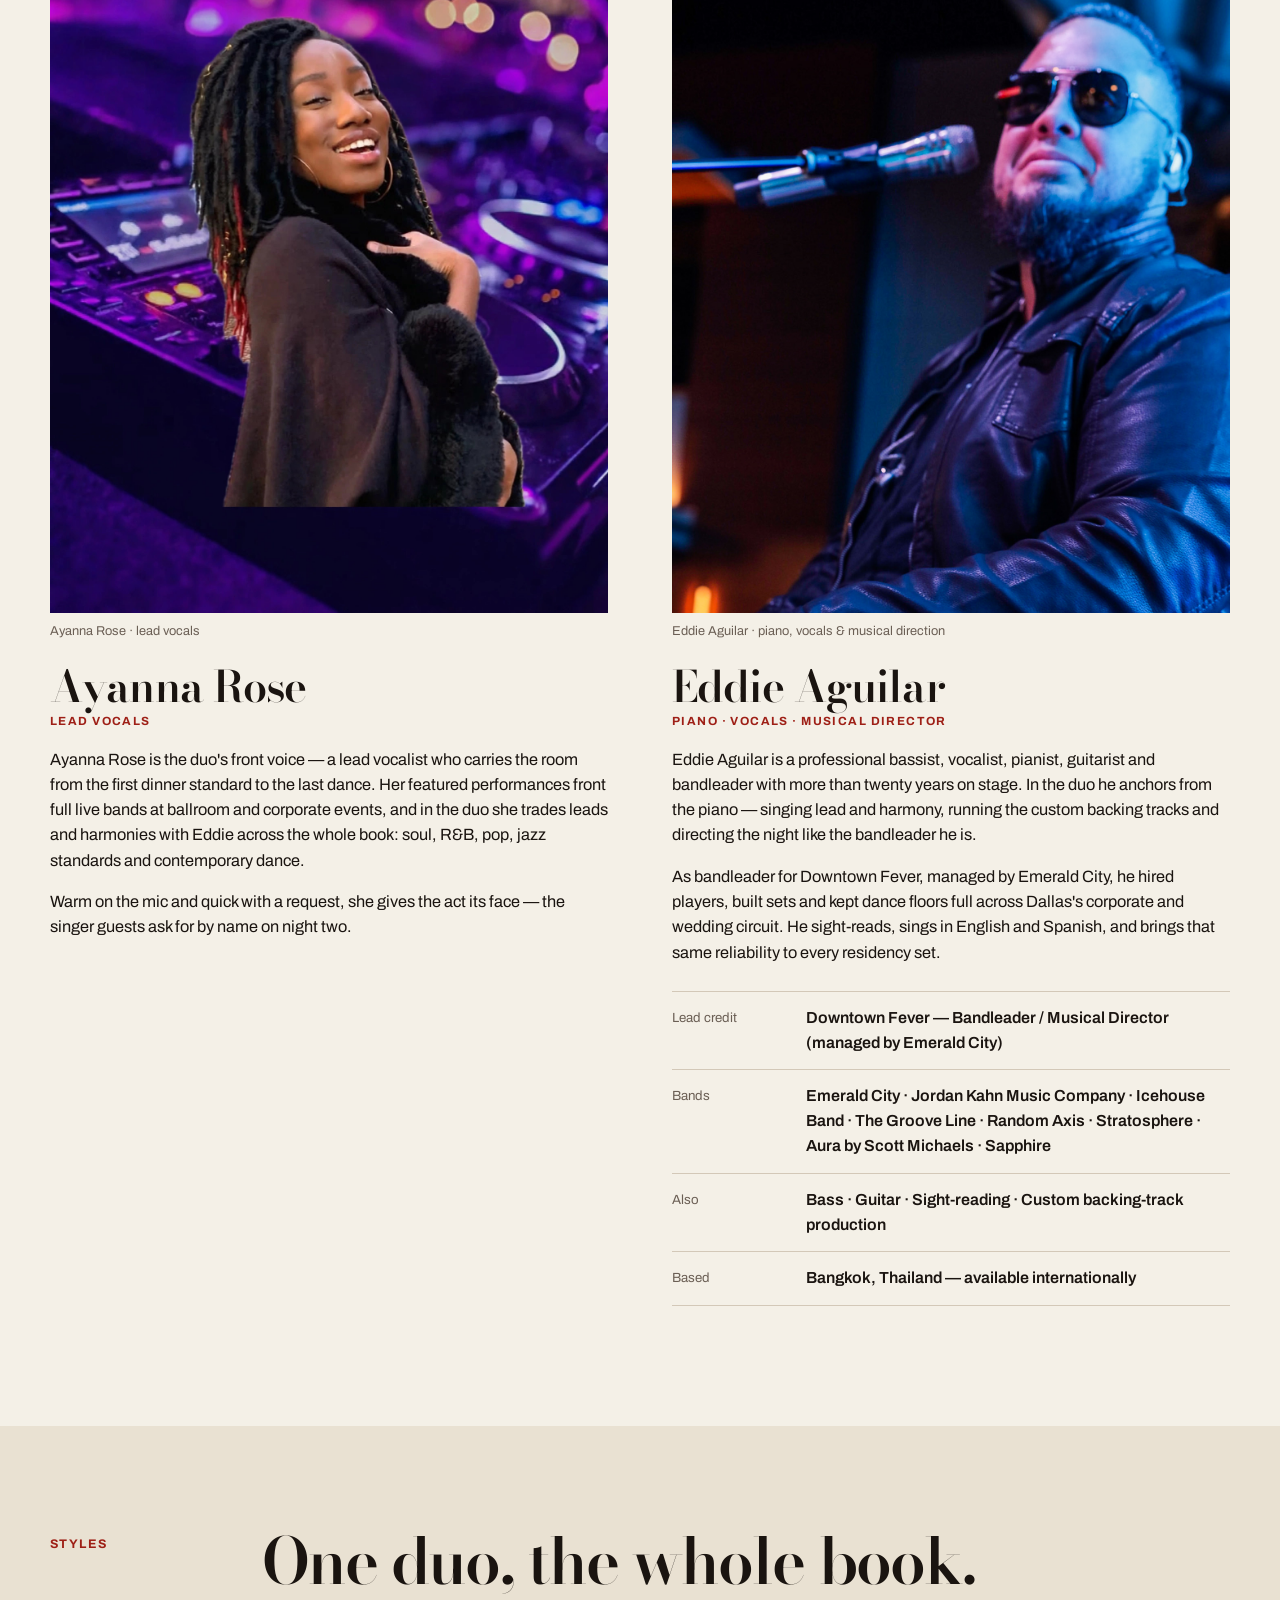
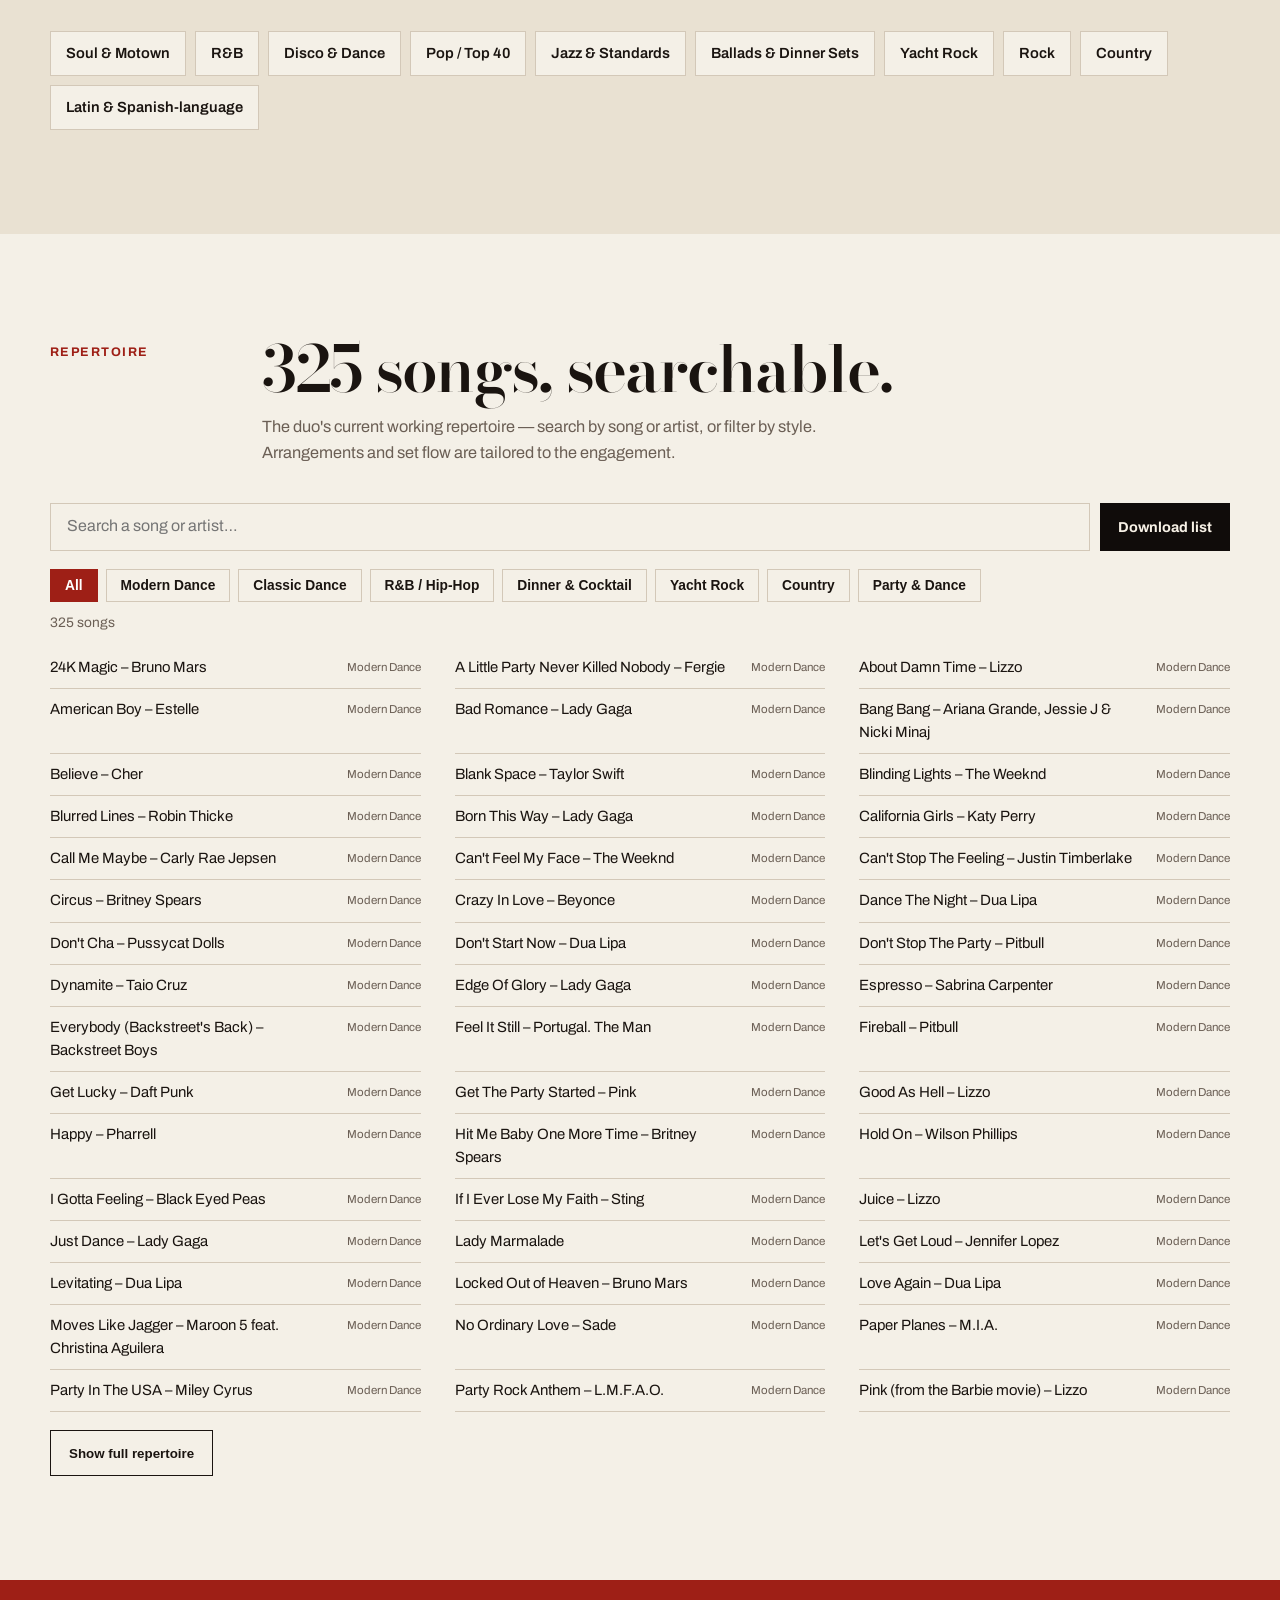
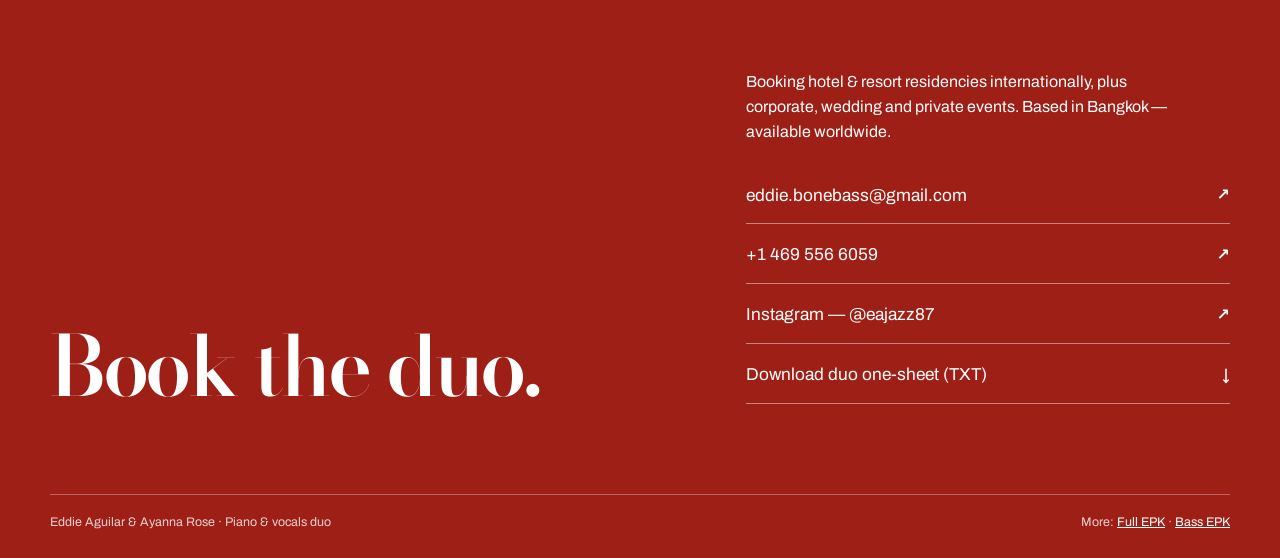
<file: duet.html>
<!doctype html>
<html lang="en">
<head>
<meta charset="utf-8">
<meta name="viewport" content="width=device-width, initial-scale=1, viewport-fit=cover">
<meta name="color-scheme" content="light dark">
<meta name="theme-color" content="#100c0a">
<link rel="icon" href="data:,">
<title>Eddie Aguilar &amp; Ayanna Rose — Piano &amp; Vocals Duo · EPK</title>
<link rel="preconnect" href="https://fonts.googleapis.com">
<link rel="preconnect" href="https://fonts.gstatic.com" crossorigin>
<link href="https://fonts.googleapis.com/css2?family=Archivo:wght@400;500;600;700;800&family=Bodoni+Moda:opsz,wght@6..96,500;6..96,600;6..96,700&display=swap" rel="stylesheet">
<style>
:root{color-scheme:light dark;--paper:#f4f0e7;--ink:#1a1410;--muted:#6b5f55;--line:#d3c8b8;--panel:#e9e1d2;--dark:#100c0a;--on-dark:#f7f1e6;--dim:#c9bcab;--accent:#9e1f16;--brass:#b8860b;--brass-bright:#e6b93d;--serif:"Bodoni Moda",Georgia,serif;--sans:"Archivo",system-ui,sans-serif}
@media(prefers-color-scheme:dark){:root{--paper:#161210;--ink:#f5eee3;--muted:#c4b7a6;--line:#3d332c;--panel:#211a16;--accent:#e8574d;--brass:#d9a72e;--brass-bright:#eec95c}}
*{box-sizing:border-box}body{margin:0;background:var(--paper);color:var(--ink);font-family:var(--sans);font-size:16px;line-height:1.55}a{color:inherit}img{display:block;width:100%}video{display:block;width:100%;background:#080504;border:0}.wrap{width:min(1180px,calc(100% - 40px));margin:auto}
.hero{background:#0d0908;color:var(--on-dark)}
.hero-grid{display:grid;grid-template-columns:1.08fr .92fr;min-height:88svh}
.hero-content{display:flex;flex-direction:column;justify-content:flex-end;padding:clamp(72px,9vw,120px) clamp(28px,4.5vw,64px) 52px clamp(20px,3.4vw,48px);max-width:700px;justify-self:end;width:100%}
.hero-photo{position:relative;overflow:hidden}
.hero-photo img{position:absolute;inset:0;height:100%;object-fit:cover;object-position:center 26%}
.role{font-weight:700;letter-spacing:.14em;text-transform:uppercase;color:var(--brass-bright);font-size:.78rem}
.hero h1{font:600 clamp(3.1rem,6.4vw,5.9rem)/.92 var(--serif);letter-spacing:-.03em;margin:16px 0 20px}
.hero h1 em{font-style:italic;font-weight:500;color:var(--brass-bright)}
.hero-deck{font-size:clamp(1.06rem,1.8vw,1.32rem);color:#efe6d8;max-width:600px;margin:0 0 30px}
.hero-deck strong{color:#fff}
.actions{display:flex;gap:11px;flex-wrap:wrap}
.btn{display:inline-flex;align-items:center;justify-content:center;min-height:48px;padding:0 20px;text-decoration:none;font-weight:700;font-size:.92rem;border:1px solid transparent;cursor:pointer;font:inherit}
.btn-primary{background:var(--brass-bright);color:#1a1206}
.btn-ghost{border-color:rgba(255,255,255,.55);color:#fff;background:rgba(10,6,5,.3)}
.facts{background:var(--dark);color:var(--on-dark);border-top:1px solid rgba(255,255,255,.12)}
.facts-grid{display:grid;grid-template-columns:repeat(4,1fr)}
.fact{padding:24px 22px 26px 0;border-right:1px solid rgba(255,255,255,.13)}
.fact:not(:first-child){padding-left:24px}.fact:last-child{border-right:0}
.fact strong{display:block;font:600 clamp(1.5rem,3vw,2.2rem)/1.05 var(--serif);color:var(--brass-bright)}
.fact span{display:block;color:var(--dim);font-size:.86rem;margin-top:7px}
section{padding:clamp(60px,8.5vw,104px) 0}
.section-head{display:grid;grid-template-columns:180px 1fr;gap:32px;margin-bottom:38px;align-items:start}
.kicker{margin:5px 0 0;font-weight:700;color:var(--accent);font-size:.78rem;letter-spacing:.12em;text-transform:uppercase}
.section-head h2{font:600 clamp(2.3rem,5vw,4.4rem)/.98 var(--serif);letter-spacing:-.03em;margin:0;max-width:840px}
.section-head p.lede{color:var(--muted);max-width:640px;margin:14px 0 0;font-size:1.02rem}
.watch{background:var(--dark);color:var(--on-dark)}
.watch .kicker{color:var(--brass-bright)}
.watch .section-head p.lede{color:var(--dim)}
.reel-grid{display:grid;grid-template-columns:repeat(4,1fr);gap:20px}
.reel{border-top:1px solid #4d3e34;padding-top:16px;margin:0}
.reel video{aspect-ratio:9/16;object-fit:cover;max-height:600px}
.reel figcaption{padding-top:14px}
.reel h3{font:600 clamp(1.3rem,2.2vw,1.8rem)/1.08 var(--serif);margin:0 0 6px}
.reel h3 a{color:inherit;text-decoration:none}
.reel h3 a:hover,.reel h3 a:focus-visible{text-decoration:underline;text-decoration-color:var(--brass-bright);text-decoration-thickness:2px;text-underline-offset:4px}
.reel p{color:var(--dim);font-size:.9rem;margin:0}
.meta{display:inline-block;color:var(--brass-bright);font-size:.74rem;font-weight:700;letter-spacing:.1em;text-transform:uppercase;margin-bottom:12px}
.watch-link{display:inline-block;margin-top:14px;color:#fff;font-weight:700;text-decoration:none;border-bottom:2px solid var(--brass-bright);padding-bottom:2px}
.act-grid{display:grid;grid-template-columns:repeat(2,1fr);gap:0;border-top:1px solid var(--line)}
.act{padding:28px 28px 30px 0;border-bottom:1px solid var(--line)}
.act:nth-child(even){padding-left:28px;border-left:1px solid var(--line)}
.act h3{font:600 clamp(1.45rem,2.6vw,2rem)/1.1 var(--serif);margin:0 0 9px}
.act h3 em{font-style:normal;color:var(--accent)}
.act p{margin:0;color:var(--muted);max-width:480px}
.duo-bios{display:grid;grid-template-columns:1fr 1fr;gap:clamp(34px,5vw,64px);align-items:start}
.person figure{margin:0 0 22px}
.person figure img{aspect-ratio:4/5;object-fit:cover;object-position:center 16%}
.person figure figcaption{font-size:.8rem;color:var(--muted);margin-top:9px}
.person h3{font:600 clamp(1.9rem,3.4vw,2.7rem)/1.02 var(--serif);letter-spacing:-.02em;margin:0 0 4px}
.person .person-role{font-weight:700;letter-spacing:.12em;text-transform:uppercase;color:var(--accent);font-size:.74rem;margin:0 0 16px}
.person p{margin:0 0 16px;font-size:1.02rem}
.credits{margin-top:26px;border-top:1px solid var(--line)}
.credit-row{display:grid;grid-template-columns:118px 1fr;gap:16px;padding:14px 0;border-bottom:1px solid var(--line)}
.credit-row dt{color:var(--muted);font-size:.83rem;padding-top:2px}
.credit-row dd{margin:0;font-weight:600}
.styles{background:var(--panel)}
.style-grid{display:flex;flex-wrap:wrap;gap:9px}
.style{border:1px solid var(--line);background:var(--paper);padding:10px 15px;font-weight:600;font-size:.92rem}
.rep-tools{display:flex;gap:10px;flex-wrap:wrap;align-items:center;margin-bottom:18px}
.search{flex:1 1 260px;min-height:48px;padding:0 16px;border:1px solid var(--line);background:var(--paper);color:var(--ink);font:inherit}
.download{min-height:48px;padding:0 18px;background:var(--dark);color:var(--on-dark);border:0;font-weight:700;cursor:pointer;font-size:.9rem}
.filters{display:flex;flex-wrap:wrap;gap:8px;margin-bottom:8px}
.filter{border:1px solid var(--line);background:transparent;color:var(--ink);padding:8px 14px;font-weight:600;font-size:.86rem;cursor:pointer}
.filter[aria-pressed="true"]{background:var(--accent);border-color:var(--accent);color:#fff}
.song-count{color:var(--muted);font-size:.86rem;margin:10px 0 14px}
.songs{display:grid;grid-template-columns:repeat(3,1fr);gap:0 34px}
.song{display:flex;justify-content:space-between;gap:14px;padding:9px 0;border-bottom:1px solid var(--line);font-size:.93rem}
.song .cat{color:var(--muted);font-size:.72rem;white-space:nowrap;padding-top:3px}
.empty{display:none;color:var(--muted);padding:14px 0}
.show-all{display:none;margin-top:18px;min-height:46px;padding:0 18px;background:transparent;border:1px solid var(--ink);color:var(--ink);font-weight:700;cursor:pointer}
.contact{background:var(--accent);color:#fff;padding:0}
.contact-inner{display:grid;grid-template-columns:1.15fr .85fr;gap:40px;padding:clamp(56px,8vw,90px) 0;align-items:end}
.contact h2{font:600 clamp(2.9rem,6.5vw,6rem)/.9 var(--serif);letter-spacing:-.04em;margin:0}
.contact-copy p{margin:0 0 24px;max-width:440px}
.contact-links{display:grid;gap:4px}
.contact-link,.onesheet{display:flex;justify-content:space-between;align-items:center;padding:14px 0;border:0;border-bottom:1px solid rgba(255,255,255,.45);text-decoration:none;font-weight:600;overflow-wrap:anywhere;background:transparent;color:#fff;width:100%;text-align:left;cursor:pointer;font:inherit}
.contact-link span,.onesheet span{font-size:1.08rem}
.footer{background:var(--accent);color:rgba(255,255,255,.8);font-size:.78rem;padding:0 0 26px}
.footer .wrap{border-top:1px solid rgba(255,255,255,.3);padding-top:18px;display:flex;justify-content:space-between;gap:18px;flex-wrap:wrap}
.footer a{color:#fff}
@media(max-width:900px){.reel-grid{grid-template-columns:repeat(2,1fr)}}
@media(max-width:820px){.wrap{width:min(100% - 28px,1180px)}.hero-grid{grid-template-columns:1fr;min-height:0}.hero-photo{order:-1;height:52svh;min-height:340px}.hero-photo img{position:absolute}.hero-content{padding:40px 20px 48px;justify-self:start}.facts-grid{grid-template-columns:1fr 1fr}.fact{border-right:0;padding:18px 10px 18px 0}.fact:not(:first-child){padding-left:0}.section-head,.duo-bios,.contact-inner{grid-template-columns:1fr}.section-head{gap:14px}.act-grid{grid-template-columns:1fr}.act,.act:nth-child(even){padding:24px 0;border-left:0}.songs{grid-template-columns:1fr}.reel-grid{grid-template-columns:1fr}.reel{max-width:430px;margin-inline:auto;width:100%}}
@media(prefers-reduced-motion:reduce){html{scroll-behavior:auto}}
a.download{display:inline-flex;align-items:center;justify-content:center;text-decoration:none}
</style>
</head>
<body>
<main>
<section class="hero" aria-labelledby="hero-title">
<div class="hero-grid">
<div class="hero-content">
<div class="role">Piano &amp; Vocals Duo · Hotel &amp; Resort Residencies</div>
<h1 id="hero-title">Eddie Aguilar<br><em>&amp;</em> Ayanna Rose</h1>
<p class="hero-deck">Two voices, one piano, and a full band's energy in a duo footprint. Ayanna leads out front, Eddie sings from the keys over <strong>custom backing tracks he builds himself</strong> — dinner sets, dance floors and themed nights, in English and Spanish.</p>
<div class="actions"><a class="btn btn-primary" href="#watch">Watch the duo</a><a class="btn btn-ghost" href="#contact">Book the duo</a></div>
</div>
<div class="hero-photo"><img src="duo-reel-poster.jpg" alt="Eddie Aguilar singing at the keyboard while Ayanna Rose sings lead beside him"></div>
</div>
</section>

<div class="facts"><div class="wrap facts-grid">
<div class="fact"><strong>20+ years</strong><span>Eddie's professional stage experience behind the duo</span></div>
<div class="fact"><strong>325 songs</strong><span>in the working repertoire — dinner to dance floor</span></div>
<div class="fact"><strong>Dual lead vocals</strong><span>Ayanna out front, Eddie from the piano — harmonies throughout</span></div>
<div class="fact"><strong>Bilingual EN · ES</strong><span>requests, announcements and crowd work in both languages</span></div>
</div></div>

<section class="watch" id="watch" aria-labelledby="watch-heading"><div class="wrap">
<div class="section-head"><p class="kicker">Watch</p><div><h2 id="watch-heading">Start with the duo reel.</h2><p class="lede">The duo up close, Ayanna's featured lead vocal, and the full band the two of them front when the room calls for it — all live, no studio fixes.</p></div></div>
<div class="reel-grid">
<figure class="reel"><video controls playsinline preload="none" poster="duo-reel-poster.jpg" aria-label="Eddie Aguilar on keys and Ayanna Rose on lead vocals performing together as a duo"><source src="duo-reel.mp4" type="video/mp4">Your browser does not support embedded video.</video><figcaption><span class="meta">The duo · 55 sec</span><h3><a href="https://youtube.com/shorts/eUWswwtrcR8" target="_blank" rel="noopener">Eddie &amp; Ayanna — the duo reel</a></h3><p>Eddie on keys and Ayanna out front, both singing — the act exactly as a residency audience hears it.</p><a class="watch-link" href="https://youtube.com/shorts/eUWswwtrcR8" target="_blank" rel="noopener">Watch on YouTube ↗</a></figcaption></figure>
<figure class="reel"><video controls playsinline preload="none" poster="ayanna-feature-poster.jpg" aria-label="Ayanna Rose performing lead vocals with the live band at a ballroom event"><source src="ayanna-feature.mp4" type="video/mp4">Your browser does not support embedded video.</video><figcaption><span class="meta">Featured vocal · 79 sec</span><h3>Ayanna on lead</h3><p>A polished female lead vocal in the full-band format, filmed live at a ballroom event.</p></figcaption></figure>
<figure class="reel"><video controls playsinline preload="none" poster="eddie-showreel-60-band-poster.jpg" aria-label="Eddie Aguilar performing What You Won't Do for Love with his full band"><source src="eddie-showreel-60-band.mp4" type="video/mp4">Your browser does not support embedded video.</video><figcaption><span class="meta">Full band · 60 sec</span><h3><a href="https://youtu.be/-RrZEZyKXGs" target="_blank" rel="noopener">What You Won't Do for Love</a></h3><p>The full-band show the duo scales up to — Eddie on bass with the band, live through the final chorus.</p><a class="watch-link" href="https://youtu.be/-RrZEZyKXGs" target="_blank" rel="noopener">Watch on YouTube ↗</a></figcaption></figure>
<figure class="reel"><video controls playsinline preload="none" poster="eddie-showreel-60-keys-poster.jpg" aria-label="Eddie Aguilar singing and performing at the keyboard"><source src="eddie-showreel-60-keys.mp4" type="video/mp4">Your browser does not support embedded video.</video><figcaption><span class="meta">Keys + vocal · 60 sec</span><h3>From the piano</h3><p>Eddie's half of the duo sound — piano and voice in the compact setup built for lounges and intimate rooms.</p></figcaption></figure>
</div>
</div></section>

<section aria-labelledby="act-heading"><div class="wrap">
<div class="section-head"><p class="kicker">The act</p><div><h2 id="act-heading">A duo that fills the whole night.</h2></div></div>
<div class="act-grid">
<article class="act"><h3>Piano + vocals, <em>full production</em></h3><p>Eddie plays piano and sings while Ayanna fronts — layered over custom backing tracks Eddie produces himself, so two performers carry the sound of a band.</p></article>
<article class="act"><h3>Dinner to <em>dance floor</em></h3><p>Standards and ballads while guests dine, then soul, disco and modern dance when the room turns up — multiple sets a night, shaped to the crowd.</p></article>
<article class="act"><h3>Requests in <em>two languages</em></h3><p>A 325-song book plus on-the-spot requests, with announcements and crowd work in English and Spanish — Eddie is a native-level bilingual MC as well as the MD.</p></article>
<article class="act"><h3>Built for <em>residencies</em></h3><p>Compact footprint, fast setup, themed nights and week-after-week reliability. Based in Bangkok and available for hotel and resort contracts internationally.</p></article>
</div>
</div></section>

<section style="padding-top:0" aria-labelledby="bios-heading"><div class="wrap">
<div class="section-head"><p class="kicker">The duo</p><div><h2 id="bios-heading">Two performers, one act.</h2></div></div>
<div class="duo-bios">
<article class="person">
<figure><img src="ayanna-headshot.jpg" alt="Ayanna Rose smiling in a professional performance portrait"><figcaption>Ayanna Rose · lead vocals</figcaption></figure>
<h3>Ayanna Rose</h3>
<p class="person-role">Lead vocals</p>
<p>Ayanna Rose is the duo's front voice — a lead vocalist who carries the room from the first dinner standard to the last dance. Her featured performances front full live bands at ballroom and corporate events, and in the duo she trades leads and harmonies with Eddie across the whole book: soul, R&amp;B, pop, jazz standards and contemporary dance.</p>
<p>Warm on the mic and quick with a request, she gives the act its face — the singer guests ask for by name on night two.</p>
</article>
<article class="person">
<figure><img src="eddie-keys-stage.jpg" alt="Eddie Aguilar performing at the keyboard under blue stage lights"><figcaption>Eddie Aguilar · piano, vocals &amp; musical direction</figcaption></figure>
<h3>Eddie Aguilar</h3>
<p class="person-role">Piano · Vocals · Musical Director</p>
<p>Eddie Aguilar is a professional bassist, vocalist, pianist, guitarist and bandleader with more than twenty years on stage. In the duo he anchors from the piano — singing lead and harmony, running the custom backing tracks and directing the night like the bandleader he is.</p>
<p>As bandleader for Downtown Fever, managed by Emerald City, he hired players, built sets and kept dance floors full across Dallas's corporate and wedding circuit. He sight-reads, sings in English and Spanish, and brings that same reliability to every residency set.</p>
<dl class="credits">
<div class="credit-row"><dt>Lead credit</dt><dd>Downtown Fever — Bandleader / Musical Director (managed by Emerald City)</dd></div>
<div class="credit-row"><dt>Bands</dt><dd>Emerald City · Jordan Kahn Music Company · Icehouse Band · The Groove Line · Random Axis · Stratosphere · Aura by Scott Michaels · Sapphire</dd></div>
<div class="credit-row"><dt>Also</dt><dd>Bass · Guitar · Sight-reading · Custom backing-track production</dd></div>
<div class="credit-row"><dt>Based</dt><dd>Bangkok, Thailand — available internationally</dd></div>
</dl>
</article>
</div>
</div></section>

<section class="styles" aria-labelledby="styles-heading"><div class="wrap">
<div class="section-head"><p class="kicker">Styles</p><div><h2 id="styles-heading">One duo, the whole book.</h2></div></div>
<div class="style-grid"><span class="style">Soul &amp; Motown</span><span class="style">R&amp;B</span><span class="style">Disco &amp; Dance</span><span class="style">Pop / Top 40</span><span class="style">Jazz &amp; Standards</span><span class="style">Ballads &amp; Dinner Sets</span><span class="style">Yacht Rock</span><span class="style">Rock</span><span class="style">Country</span><span class="style">Latin &amp; Spanish-language</span></div>
</div></section>

<section id="repertoire" aria-labelledby="repertoire-heading"><div class="wrap">
<div class="section-head"><p class="kicker">Repertoire</p><div><h2 id="repertoire-heading">325 songs, searchable.</h2><p class="lede">The duo's current working repertoire — search by song or artist, or filter by style. Arrangements and set flow are tailored to the engagement.</p></div></div>
<div class="rep-tools"><label for="song-search" style="position:absolute;left:-9999px">Search songs or artists</label><input class="search" id="song-search" type="search" placeholder="Search a song or artist…" autocomplete="off"><a class="download" id="download-rep" href="eddie-ayanna-repertoire.txt" download>Download list</a></div>
<div class="filters" id="filters" aria-label="Filter repertoire"></div><p class="song-count" id="song-count"></p><div class="songs" id="songs"></div><div class="empty" id="empty">No matches yet. Try another title or artist.</div><button class="show-all" id="show-all" type="button">Show full repertoire</button>
</div></section>

<section class="contact" id="contact" aria-labelledby="contact-heading"><div class="wrap contact-inner">
<h2 id="contact-heading">Book the duo.</h2>
<div class="contact-copy"><p>Booking hotel &amp; resort residencies internationally, plus corporate, wedding and private events. Based in Bangkok — available worldwide.</p>
<div class="contact-links">
<a class="contact-link" href="mailto:eddie.bonebass@gmail.com?subject=Duo%20booking%20inquiry%20—%20Eddie%20Aguilar%20%26%20Ayanna%20Rose"><span>eddie.bonebass@gmail.com</span><b>↗</b></a>
<a class="contact-link" href="tel:+14695566059"><span>+1 469 556 6059</span><b>↗</b></a>
<a class="contact-link" href="https://www.instagram.com/eajazz87/" target="_blank" rel="noopener"><span>Instagram — @eajazz87</span><b>↗</b></a>
<a class="onesheet" id="download-onesheet" href="eddie-aguilar-ayanna-rose-duo-one-sheet.txt" download><span>Download duo one-sheet (TXT)</span><b>↓</b></a>
</div></div>
</div></section>
</main>
<footer class="footer"><div class="wrap"><span>Eddie Aguilar &amp; Ayanna Rose · Piano &amp; vocals duo</span><span>More: <a href="index.html">Full EPK</a> · <a href="bass.html">Bass EPK</a></span></div></footer>
<script>
const repertoire = [{"category": "Modern Dance", "song": "24K Magic – Bruno Mars"}, {"category": "Modern Dance", "song": "A Little Party Never Killed Nobody – Fergie"}, {"category": "Modern Dance", "song": "About Damn Time – Lizzo"}, {"category": "Modern Dance", "song": "American Boy – Estelle"}, {"category": "Modern Dance", "song": "Bad Romance – Lady Gaga"}, {"category": "Modern Dance", "song": "Bang Bang – Ariana Grande, Jessie J & Nicki Minaj"}, {"category": "Modern Dance", "song": "Believe – Cher"}, {"category": "Modern Dance", "song": "Blank Space – Taylor Swift"}, {"category": "Modern Dance", "song": "Blinding Lights – The Weeknd"}, {"category": "Modern Dance", "song": "Blurred Lines – Robin Thicke"}, {"category": "Modern Dance", "song": "Born This Way – Lady Gaga"}, {"category": "Modern Dance", "song": "California Girls – Katy Perry"}, {"category": "Modern Dance", "song": "Call Me Maybe – Carly Rae Jepsen"}, {"category": "Modern Dance", "song": "Can't Feel My Face – The Weeknd"}, {"category": "Modern Dance", "song": "Can't Stop The Feeling – Justin Timberlake"}, {"category": "Modern Dance", "song": "Circus – Britney Spears"}, {"category": "Modern Dance", "song": "Crazy In Love – Beyonce"}, {"category": "Modern Dance", "song": "Dance The Night – Dua Lipa"}, {"category": "Modern Dance", "song": "Don't Cha – Pussycat Dolls"}, {"category": "Modern Dance", "song": "Don't Start Now – Dua Lipa"}, {"category": "Modern Dance", "song": "Don't Stop The Party – Pitbull"}, {"category": "Modern Dance", "song": "Dynamite – Taio Cruz"}, {"category": "Modern Dance", "song": "Edge Of Glory – Lady Gaga"}, {"category": "Modern Dance", "song": "Espresso – Sabrina Carpenter"}, {"category": "Modern Dance", "song": "Everybody (Backstreet's Back) – Backstreet Boys"}, {"category": "Modern Dance", "song": "Feel It Still – Portugal. The Man"}, {"category": "Modern Dance", "song": "Fireball – Pitbull"}, {"category": "Modern Dance", "song": "Get Lucky – Daft Punk"}, {"category": "Modern Dance", "song": "Get The Party Started – Pink"}, {"category": "Modern Dance", "song": "Good As Hell – Lizzo"}, {"category": "Modern Dance", "song": "Happy – Pharrell"}, {"category": "Modern Dance", "song": "Hit Me Baby One More Time – Britney Spears"}, {"category": "Modern Dance", "song": "Hold On – Wilson Phillips"}, {"category": "Modern Dance", "song": "I Gotta Feeling – Black Eyed Peas"}, {"category": "Modern Dance", "song": "If I Ever Lose My Faith – Sting"}, {"category": "Modern Dance", "song": "Juice – Lizzo"}, {"category": "Modern Dance", "song": "Just Dance – Lady Gaga"}, {"category": "Modern Dance", "song": "Lady Marmalade"}, {"category": "Modern Dance", "song": "Let's Get Loud – Jennifer Lopez"}, {"category": "Modern Dance", "song": "Levitating – Dua Lipa"}, {"category": "Modern Dance", "song": "Locked Out of Heaven – Bruno Mars"}, {"category": "Modern Dance", "song": "Love Again – Dua Lipa"}, {"category": "Modern Dance", "song": "Moves Like Jagger – Maroon 5 feat. Christina Aguilera"}, {"category": "Modern Dance", "song": "No Ordinary Love – Sade"}, {"category": "Modern Dance", "song": "Paper Planes – M.I.A."}, {"category": "Modern Dance", "song": "Party In The USA – Miley Cyrus"}, {"category": "Modern Dance", "song": "Party Rock Anthem – L.M.F.A.O."}, {"category": "Modern Dance", "song": "Pink (from the Barbie movie) – Lizzo"}, {"category": "Modern Dance", "song": "Pink Pony Club – Chappell Roan"}, {"category": "Modern Dance", "song": "Poker Face – Lady Gaga"}, {"category": "Modern Dance", "song": "Raise Your Glass – Pink"}, {"category": "Modern Dance", "song": "Rather Be – Clean Bandit"}, {"category": "Modern Dance", "song": "Remember – Becky Hill"}, {"category": "Modern Dance", "song": "Shake It Off – Taylor Swift"}, {"category": "Modern Dance", "song": "Shape of You – Ed Sheeran"}, {"category": "Modern Dance", "song": "Shut Up and Dance – Walk the Moon"}, {"category": "Modern Dance", "song": "Starships – Nicki Minaj"}, {"category": "Modern Dance", "song": "Stupid Love – Lady Gaga"}, {"category": "Modern Dance", "song": "Style – Taylor Swift"}, {"category": "Modern Dance", "song": "Tik Tok – Ke$ha"}, {"category": "Modern Dance", "song": "Timber – Pitbull & Ke$ha"}, {"category": "Modern Dance", "song": "Titanium – David Guetta"}, {"category": "Modern Dance", "song": "Toxic – Britney Spears"}, {"category": "Modern Dance", "song": "Treasure – Bruno Mars"}, {"category": "Modern Dance", "song": "Truth Hurts – Lizzo"}, {"category": "Modern Dance", "song": "Uptown Funk – Bruno Mars"}, {"category": "Modern Dance", "song": "Wake Me Up – Avicii"}, {"category": "Modern Dance", "song": "Walking on Broken Glass – Annie Lennox"}, {"category": "Modern Dance", "song": "Wannabe – Spice Girls"}, {"category": "Modern Dance", "song": "We Found Love – Rihanna"}, {"category": "Classic Dance", "song": "Ain't No Mountain High Enough – Diana Ross"}, {"category": "Classic Dance", "song": "Ain't Too Proud To Beg – The Temptations"}, {"category": "Classic Dance", "song": "Alone – Heart"}, {"category": "Classic Dance", "song": "Back In Time – Huey Lewis and the News"}, {"category": "Classic Dance", "song": "Best of My Love – The Emotions"}, {"category": "Classic Dance", "song": "Billie Jean – Michael Jackson"}, {"category": "Classic Dance", "song": "Boogie Oogie Oogie – A Taste of Honey"}, {"category": "Classic Dance", "song": "Boogie Shoes – KC and the Sunshine Band"}, {"category": "Classic Dance", "song": "Brick House – Commodores"}, {"category": "Classic Dance", "song": "Brown Eyed Girl – Van Morrison"}, {"category": "Classic Dance", "song": "Celebration – Kool & The Gang"}, {"category": "Classic Dance", "song": "Conga – Gloria Estefan"}, {"category": "Classic Dance", "song": "I Wanna Dance with Somebody – Whitney Houston"}, {"category": "Classic Dance", "song": "Dancing In The Street – Martha and the Vandellas"}, {"category": "Classic Dance", "song": "Dancing Queen – ABBA"}, {"category": "Classic Dance", "song": "Dancing with Myself – Billy Idol"}, {"category": "Classic Dance", "song": "Does Anybody Really Know What Time It Is – Chicago"}, {"category": "Classic Dance", "song": "Don't Stop Believing – Journey"}, {"category": "Classic Dance", "song": "Don't Stop Till You Get Enough – Michael Jackson"}, {"category": "Classic Dance", "song": "Don't You Forget About Me – Simple Minds"}, {"category": "Classic Dance", "song": "Everybody Wants To Rule The World – Tears for Fears"}, {"category": "Classic Dance", "song": "Forever Young – Rod Stewart"}, {"category": "Classic Dance", "song": "Get Down Tonight – KC and the Sunshine Band"}, {"category": "Classic Dance", "song": "Gimme, Gimme, Gimme – ABBA"}, {"category": "Classic Dance", "song": "Girls Just Want to Have Fun – Cyndi Lauper"}, {"category": "Classic Dance", "song": "Hotel California – Eagles"}, {"category": "Classic Dance", "song": "How Will I Know – Whitney Houston"}, {"category": "Classic Dance", "song": "I Can't Help Myself – Four Tops"}, {"category": "Classic Dance", "song": "King of Wishful Thinking – Go West"}, {"category": "Classic Dance", "song": "Kiss – Prince"}, {"category": "Classic Dance", "song": "Let's Hear It For The Boy – Deniece Williams"}, {"category": "Classic Dance", "song": "Live and Let Die – Guns N' Roses"}, {"category": "Classic Dance", "song": "Livin' On a Prayer – Bon Jovi"}, {"category": "Classic Dance", "song": "Love Shack – The B-52's"}, {"category": "Classic Dance", "song": "Material Girl – Madonna"}, {"category": "Classic Dance", "song": "Mony Mony – Billy Idol"}, {"category": "Classic Dance", "song": "My Girl – The Temptations"}, {"category": "Classic Dance", "song": "Play That Funky Music – Wild Cherry"}, {"category": "Classic Dance", "song": "Pretty Woman – Roy Orbison"}, {"category": "Classic Dance", "song": "Proud Mary – Tina Turner"}, {"category": "Classic Dance", "song": "PYT – Michael Jackson"}, {"category": "Classic Dance", "song": "Respect – Aretha Franklin"}, {"category": "Classic Dance", "song": "Rock With You – Michael Jackson"}, {"category": "Classic Dance", "song": "Saturday In The Park – Chicago"}, {"category": "Classic Dance", "song": "September – Earth, Wind & Fire"}, {"category": "Classic Dance", "song": "Shake Your Body – Michael Jackson"}, {"category": "Classic Dance", "song": "Shook Me All Night Long – AC/DC"}, {"category": "Classic Dance", "song": "Signed, Sealed, Delivered (I'm Yours) – Stevie Wonder"}, {"category": "Classic Dance", "song": "Superstition – Stevie Wonder"}, {"category": "Classic Dance", "song": "Sweet Caroline – Neil Diamond"}, {"category": "Classic Dance", "song": "Total Eclipse of the Heart – Bonnie Tyler"}, {"category": "Classic Dance", "song": "Twist and Shout – The Beatles"}, {"category": "Classic Dance", "song": "Under Pressure – David Bowie"}, {"category": "Classic Dance", "song": "Vogue – Madonna"}, {"category": "Classic Dance", "song": "We Are Family – Sister Sledge"}, {"category": "R&B / Hip-Hop", "song": "1, 2 Step – Ciara"}, {"category": "R&B / Hip-Hop", "song": "All I Do Is Win – DJ Khaled"}, {"category": "R&B / Hip-Hop", "song": "California Love – Tupac Shakur"}, {"category": "R&B / Hip-Hop", "song": "DJ Got Us Fallin In Love Again – Usher"}, {"category": "R&B / Hip-Hop", "song": "Gettin' Jiggy Wit It – Will Smith"}, {"category": "R&B / Hip-Hop", "song": "Hot In Herre – Nelly"}, {"category": "R&B / Hip-Hop", "song": "Hotline Bling – Drake"}, {"category": "R&B / Hip-Hop", "song": "In Da Club – 50 Cent"}, {"category": "R&B / Hip-Hop", "song": "Ride Wit Me – Nelly"}, {"category": "R&B / Hip-Hop", "song": "Stronger – Kanye West"}, {"category": "R&B / Hip-Hop", "song": "This Is How We Do It – Montell Jordan"}, {"category": "R&B / Hip-Hop", "song": "Turn Down For What – DJ Snake & Lil Jon"}, {"category": "R&B / Hip-Hop", "song": "Yeah – Usher"}, {"category": "Dinner & Cocktail", "song": "A Thousand Miles – Vanessa Carlton"}, {"category": "Dinner & Cocktail", "song": "A Wink and a Smile – Harry Connick Jr."}, {"category": "Dinner & Cocktail", "song": "Ain't Nobody – Chaka Khan"}, {"category": "Dinner & Cocktail", "song": "All of Me – Jazz Standard"}, {"category": "Dinner & Cocktail", "song": "At Last – Etta James"}, {"category": "Dinner & Cocktail", "song": "Autumn Leaves – Jazz Standard"}, {"category": "Dinner & Cocktail", "song": "Because You Loved Me – Celine Dion"}, {"category": "Dinner & Cocktail", "song": "Blue Bossa – Jazz Standard"}, {"category": "Dinner & Cocktail", "song": "Can't Take My Eyes Off of You – Frankie Valli"}, {"category": "Dinner & Cocktail", "song": "Color My World – Chicago"}, {"category": "Dinner & Cocktail", "song": "Crazy – Patsy Cline"}, {"category": "Dinner & Cocktail", "song": "Daughters – John Mayer"}, {"category": "Dinner & Cocktail", "song": "Don't Get Around Much Anymore – Duke Ellington"}, {"category": "Dinner & Cocktail", "song": "Dreams – Fleetwood Mac"}, {"category": "Dinner & Cocktail", "song": "Everything – Michael Buble"}, {"category": "Dinner & Cocktail", "song": "Fields of Gold – Sting"}, {"category": "Dinner & Cocktail", "song": "Fly Me To The Moon – Frank Sinatra"}, {"category": "Dinner & Cocktail", "song": "Fools Rush In – Elvis Presley"}, {"category": "Dinner & Cocktail", "song": "Georgia On My Mind – Ray Charles"}, {"category": "Dinner & Cocktail", "song": "Girl From Ipanema – Jazz Standard"}, {"category": "Dinner & Cocktail", "song": "Have I Told You Lately That I Love You – Rod Stewart"}, {"category": "Dinner & Cocktail", "song": "Haven't Met You Yet – Michael Buble"}, {"category": "Dinner & Cocktail", "song": "How Sweet It Is – James Taylor"}, {"category": "Dinner & Cocktail", "song": "I'll Be There – Jackson 5"}, {"category": "Dinner & Cocktail", "song": "I Will Always Love You – Whitney Houston"}, {"category": "Dinner & Cocktail", "song": "If I Ain't Got You – Alicia Keys"}, {"category": "Dinner & Cocktail", "song": "In My Life – The Beatles"}, {"category": "Dinner & Cocktail", "song": "Into the Mystic – Van Morrison"}, {"category": "Dinner & Cocktail", "song": "Isn't She Lovely – Stevie Wonder"}, {"category": "Dinner & Cocktail", "song": "It Don't Mean a Thing – Ella Fitzgerald & Louis Armstrong"}, {"category": "Dinner & Cocktail", "song": "It Had To Be You – Frank Sinatra"}, {"category": "Dinner & Cocktail", "song": "Just The Way You Are – Billy Joel"}, {"category": "Dinner & Cocktail", "song": "Lean On Me – Bill Withers"}, {"category": "Dinner & Cocktail", "song": "Lovely Day – Bill Withers"}, {"category": "Dinner & Cocktail", "song": "L.O.V.E. – Frank Sinatra"}, {"category": "Dinner & Cocktail", "song": "Misty – Ella Fitzgerald"}, {"category": "Dinner & Cocktail", "song": "Moon River – Audrey Hepburn"}, {"category": "Dinner & Cocktail", "song": "My Funny Valentine – Frank Sinatra"}, {"category": "Dinner & Cocktail", "song": "New York, New York – Frank Sinatra"}, {"category": "Dinner & Cocktail", "song": "New York State of Mind – Billy Joel"}, {"category": "Dinner & Cocktail", "song": "Satin Doll – Jazz Standard"}, {"category": "Dinner & Cocktail", "song": "Seasons of Love – from RENT"}, {"category": "Dinner & Cocktail", "song": "Skyfall – Adele"}, {"category": "Dinner & Cocktail", "song": "Sway – Michael Buble"}, {"category": "Dinner & Cocktail", "song": "The Way You Look Tonight – Frank Sinatra"}, {"category": "Dinner & Cocktail", "song": "Unforgettable – Nat King Cole & Natalie Cole"}, {"category": "Dinner & Cocktail", "song": "What a Wonderful World – Louis Armstrong"}, {"category": "Dinner & Cocktail", "song": "You Are The Best Thing – Ray LaMontagne"}, {"category": "Dinner & Cocktail", "song": "You Are So Beautiful – Joe Cocker"}, {"category": "Dinner & Cocktail", "song": "You Are The Sunshine of My Life – Stevie Wonder"}, {"category": "Dinner & Cocktail", "song": "You Raise Me Up – Josh Groban"}, {"category": "Yacht Rock", "song": "Africa – Toto"}, {"category": "Yacht Rock", "song": "Call Me Al – Paul Simon"}, {"category": "Yacht Rock", "song": "Come Sail Away – Styx"}, {"category": "Yacht Rock", "song": "Don't Go Breaking My Heart – Elton John & Kiki Dee"}, {"category": "Yacht Rock", "song": "Everywhere – Fleetwood Mac"}, {"category": "Yacht Rock", "song": "Hey 19 – Steely Dan"}, {"category": "Yacht Rock", "song": "Josie – Steely Dan"}, {"category": "Yacht Rock", "song": "Just The Two Of Us – Bill Withers"}, {"category": "Yacht Rock", "song": "Minute By Minute – Doobie Brothers"}, {"category": "Yacht Rock", "song": "My Life – Billy Joel"}, {"category": "Yacht Rock", "song": "Peg – Steely Dan"}, {"category": "Yacht Rock", "song": "Pina Colada Song – Rupert Holmes"}, {"category": "Yacht Rock", "song": "Rosanna – Toto"}, {"category": "Yacht Rock", "song": "Reelin' In The Years – Steely Dan"}, {"category": "Yacht Rock", "song": "Rich Girl – Hall & Oates"}, {"category": "Yacht Rock", "song": "Reminiscing – The Little River Band"}, {"category": "Yacht Rock", "song": "Steal Away – Robbie Dupree"}, {"category": "Yacht Rock", "song": "What a Fool Believes – Michael McDonald"}, {"category": "Yacht Rock", "song": "What You Won't Do For Love – Bobby Caldwell"}, {"category": "Yacht Rock", "song": "Your Smiling Face – James Taylor"}, {"category": "Country", "song": "9 to 5 – Dolly Parton"}, {"category": "Country", "song": "All My Ex's Live in Texas – George Strait"}, {"category": "Country", "song": "Always On My Mind – Willie Nelson"}, {"category": "Country", "song": "Achy Breaky Heart – Billy Ray Cyrus"}, {"category": "Country", "song": "Before He Cheats – Carrie Underwood"}, {"category": "Country", "song": "Bless the Broken Road – Rascal Flatts"}, {"category": "Country", "song": "Boot Scootin' Boogie – Brooks & Dunn"}, {"category": "Country", "song": "Chicken Fried – Zac Brown Band"}, {"category": "Country", "song": "Cotton Eye Joe – Rednex"}, {"category": "Country", "song": "Country Girl Shake It For Me – Luke Bryan"}, {"category": "Country", "song": "Fancy – Reba McEntire"}, {"category": "Country", "song": "Friends in Low Places – Garth Brooks"}, {"category": "Country", "song": "How Do I Live – Leann Rimes"}, {"category": "Country", "song": "I Hope You Dance – Lee Ann Womack"}, {"category": "Country", "song": "I Love This Bar – Toby Keith"}, {"category": "Country", "song": "I Loved Her First – Heartland"}, {"category": "Country", "song": "I Walk the Line – Johnny Cash"}, {"category": "Country", "song": "Jolene – Dolly Parton"}, {"category": "Country", "song": "Life Is A Highway – Rascal Flatts"}, {"category": "Country", "song": "Love Story – Taylor Swift"}, {"category": "Country", "song": "Man! I Feel Like a Woman – Shania Twain"}, {"category": "Country", "song": "My Little Girl – Tim McGraw"}, {"category": "Country", "song": "My Wish – Rascal Flatts"}, {"category": "Country", "song": "Need You Now – Lady A"}, {"category": "Country", "song": "Neon Moon – Brooks & Dunn"}, {"category": "Country", "song": "Our Song – Taylor Swift"}, {"category": "Country", "song": "Rhinestone Cowboy – Glen Campbell"}, {"category": "Country", "song": "Ring of Fire – Johnny Cash"}, {"category": "Country", "song": "Somebody Like You – Keith Urban"}, {"category": "Country", "song": "Something To Talk About – Bonnie Raitt"}, {"category": "Country", "song": "Sweet Home Alabama – Lynyrd Skynyrd"}, {"category": "Country", "song": "Take Me Home, Country Roads – John Denver"}, {"category": "Country", "song": "Tennessee Whiskey – Chris Stapleton"}, {"category": "Country", "song": "That Don't Impress Me Much – Shania Twain"}, {"category": "Country", "song": "These Boots Are Made for Walking – Nancy Sinatra"}, {"category": "Country", "song": "Wagon Wheel – Darius Rucker"}, {"category": "Country", "song": "When You Say Nothing At All – Ronan Keating"}, {"category": "Party & Dance", "song": "All the Small Things – Blink-182"}, {"category": "Party & Dance", "song": "APT. – Rosé & Bruno Mars"}, {"category": "Party & Dance", "song": "Baby Got Back – Sir Mix-a-Lot"}, {"category": "Party & Dance", "song": "Bar Song – Shaboozey"}, {"category": "Party & Dance", "song": "Bidi Bidi Bom Bom – Selena"}, {"category": "Party & Dance", "song": "Birds of a Feather – Billie Eilish"}, {"category": "Party & Dance", "song": "Bottoms Up – Trey Songz"}, {"category": "Party & Dance", "song": "Bust a Move – Young MC"}, {"category": "Party & Dance", "song": "C'mon Eileen – Dexys Midnight Runners"}, {"category": "Party & Dance", "song": "Cake by the Ocean – DNCE"}, {"category": "Party & Dance", "song": "Chain of Fools – Aretha Franklin"}, {"category": "Party & Dance", "song": "Crazy Little Thing Called Love – Queen"}, {"category": "Party & Dance", "song": "Cupid Shuffle – Cupid"}, {"category": "Party & Dance", "song": "Dancing in the Moonlight – King Harvest"}, {"category": "Party & Dance", "song": "Diamonds – Rihanna"}, {"category": "Party & Dance", "song": "Down – Jay Sean"}, {"category": "Party & Dance", "song": "Empire State of Mind – Jay-Z"}, {"category": "Party & Dance", "song": "Everybody Talks – Neon Trees"}, {"category": "Party & Dance", "song": "Firework – Katy Perry"}, {"category": "Party & Dance", "song": "Five More Hours – Chris Brown"}, {"category": "Party & Dance", "song": "Footloose – Kenny Loggins"}, {"category": "Party & Dance", "song": "Forget You – CeeLo Green"}, {"category": "Party & Dance", "song": "Get Down on It – Kool & the Gang"}, {"category": "Party & Dance", "song": "Hard to Handle – The Black Crowes"}, {"category": "Party & Dance", "song": "Here for the Party – Gretchen Wilson"}, {"category": "Party & Dance", "song": "I Love It – Icona Pop"}, {"category": "Party & Dance", "song": "I Want It That Way – Backstreet Boys"}, {"category": "Party & Dance", "song": "I Want You Back – Jackson 5"}, {"category": "Party & Dance", "song": "I Will Survive – Gloria Gaynor"}, {"category": "Party & Dance", "song": "I Wish – Stevie Wonder"}, {"category": "Party & Dance", "song": "Jailhouse Rock – Elvis Presley"}, {"category": "Party & Dance", "song": "Jessie's Girl – Rick Springfield"}, {"category": "Party & Dance", "song": "Jump Around – House of Pain"}, {"category": "Party & Dance", "song": "Ladies' Night – Kool & the Gang"}, {"category": "Party & Dance", "song": "Let's Go Crazy – Prince"}, {"category": "Party & Dance", "song": "Live Your Life – T.I."}, {"category": "Party & Dance", "song": "Love Never Felt So Good – Michael Jackson"}, {"category": "Party & Dance", "song": "Love on the Brain – Rihanna"}, {"category": "Party & Dance", "song": "Low – Flo Rida"}, {"category": "Party & Dance", "song": "Mr. Brightside – The Killers"}, {"category": "Party & Dance", "song": "Mustang Sally – Wilson Pickett"}, {"category": "Party & Dance", "song": "My Prerogative – Bobby Brown"}, {"category": "Party & Dance", "song": "Old Time Rock and Roll – Bob Seger"}, {"category": "Party & Dance", "song": "Only Girl (In the World) – Rihanna"}, {"category": "Party & Dance", "song": "Outstanding – Gap Band"}, {"category": "Party & Dance", "song": "Please Don't Stop the Music – Rihanna"}, {"category": "Party & Dance", "song": "Pour Some Sugar on Me – Def Leppard"}, {"category": "Party & Dance", "song": "Purple Rain – Prince"}, {"category": "Party & Dance", "song": "Señorita – Shawn Mendes"}, {"category": "Party & Dance", "song": "SexyBack – Justin Timberlake"}, {"category": "Party & Dance", "song": "Shivers – Ed Sheeran"}, {"category": "Party & Dance", "song": "Since U Been Gone – Kelly Clarkson"}, {"category": "Party & Dance", "song": "Shout – The Isley Brothers"}, {"category": "Party & Dance", "song": "Suavemente – Elvis Crespo"}, {"category": "Party & Dance", "song": "Take On Me – a-ha"}, {"category": "Party & Dance", "song": "Texas Hold 'Em – Beyoncé"}, {"category": "Party & Dance", "song": "That's the Way (I Like It) – KC and the Sunshine Band"}, {"category": "Party & Dance", "song": "Thriller – Michael Jackson"}, {"category": "Party & Dance", "song": "(I've Had) The Time of My Life – Bill Medley & Jennifer Warnes (Dirty Dancing)"}, {"category": "Party & Dance", "song": "Tricky – Run-DMC"}, {"category": "Party & Dance", "song": "Umbrella – Rihanna"}, {"category": "Party & Dance", "song": "Yo No Sé Mañana – Luis Enrique"}, {"category": "Party & Dance", "song": "You Belong with Me – Taylor Swift"}, {"category": "Dinner & Cocktail", "song": "Don't Know Why – Norah Jones"}, {"category": "Dinner & Cocktail", "song": "Sweet Love – Anita Baker"}, {"category": "Dinner & Cocktail", "song": "Sweetest Taboo – Sade"}, {"category": "Dinner & Cocktail", "song": "Cold Heart – Elton John & Dua Lipa"}, {"category": "Dinner & Cocktail", "song": "Quando, Quando, Quando – Michael Bublé & Nelly Furtado"}, {"category": "Dinner & Cocktail", "song": "Love on Top – Beyoncé"}, {"category": "Dinner & Cocktail", "song": "Route 66 – Natalie Cole"}, {"category": "Dinner & Cocktail", "song": "Suit & Tie – Justin Timberlake"}, {"category": "Dinner & Cocktail", "song": "Joy of My Life – Chris Stapleton"}, {"category": "Dinner & Cocktail", "song": "Save the Last Dance for Me – Michael Bublé"}, {"category": "Dinner & Cocktail", "song": "Hallelujah I Love Her So – Ray Charles"}, {"category": "Dinner & Cocktail", "song": "I Got a Woman – Ray Charles"}, {"category": "Dinner & Cocktail", "song": "Sir Duke – Stevie Wonder"}, {"category": "Dinner & Cocktail", "song": "What's Going On – Marvin Gaye"}, {"category": "Dinner & Cocktail", "song": "In the Mood – Glenn Miller"}, {"category": "Dinner & Cocktail", "song": "A Sky Full of Stars – Coldplay"}];
const songsEl=document.getElementById('songs'), countEl=document.getElementById('song-count'), emptyEl=document.getElementById('empty'), searchEl=document.getElementById('song-search'), filtersEl=document.getElementById('filters'), showAllEl=document.getElementById('show-all');
const categories=['All',...new Set(repertoire.map(x=>x.category))]; let active='All', expanded=false;
categories.forEach(cat=>{const b=document.createElement('button');b.className='filter';b.type='button';b.textContent=cat;b.setAttribute('aria-pressed',cat==='All');b.onclick=()=>{active=cat;expanded=false;[...filtersEl.children].forEach(x=>x.setAttribute('aria-pressed',x===b));render()};filtersEl.appendChild(b)});
function filtered(){const q=searchEl.value.trim().toLowerCase();return repertoire.filter(x=>(active==='All'||x.category===active)&&(!q||x.song.toLowerCase().includes(q)))}
function render(){const list=filtered();const hasQuery=searchEl.value.trim().length>0;const visible=(expanded||hasQuery||active!=='All')?list:list.slice(0,48);songsEl.replaceChildren(...visible.map(x=>{const d=document.createElement('div');d.className='song';const title=document.createElement('span');title.textContent=x.song;const cat=document.createElement('span');cat.className='cat';cat.textContent=x.category;d.append(title,cat);return d}));countEl.textContent=list.length+' song'+(list.length===1?'':'s');emptyEl.style.display=list.length?'none':'block';showAllEl.style.display=(!expanded&&!hasQuery&&active==='All'&&list.length>48)?'block':'none'}
searchEl.addEventListener('input',()=>{expanded=false;render()});showAllEl.addEventListener('click',()=>{expanded=true;render()});
render();
</script>
</body>
</html>
</file>
